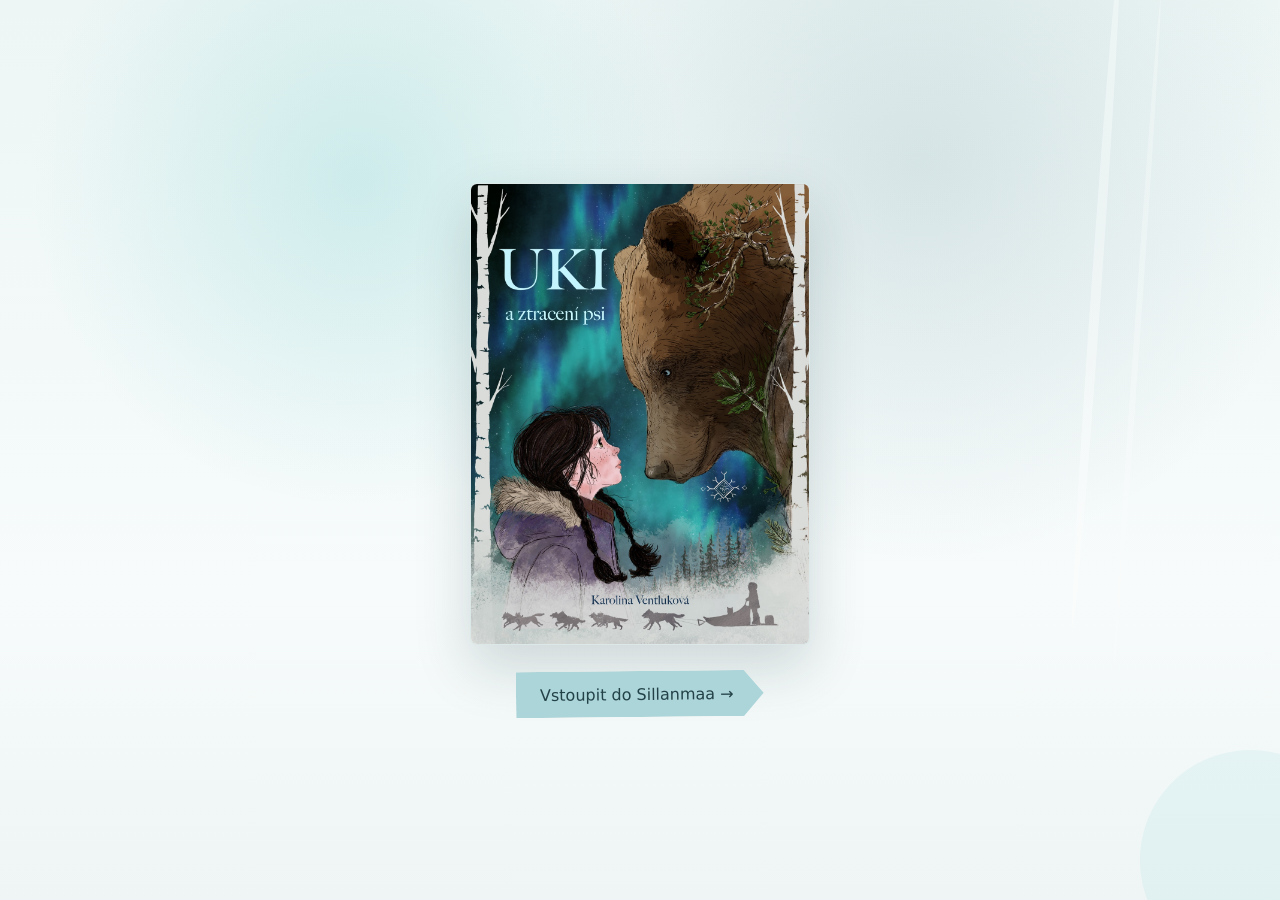
<file: index.html>
<!doctype html>
<html lang="cs">
<head>
  <meta charset="utf-8">
  <meta name="viewport" content="width=device-width,initial-scale=1">
  <title>UKI a ztracení psi</title>
  <link rel="stylesheet" href="style.css">
  <link rel="stylesheet" href="button-bookmarks.css?v=2">
</head>
<body>
<main class="screen cover-screen">
  <div class="enter-wrap fade-in">
    <div class="real-cover-wrap">
      <img class="real-cover" src="assets/uki-cover.jpeg" alt="Obálka knihy Uki a ztracení psi">
    </div>
    <a class="button enter-sillanmaa" href="vstup.html">Vstoupit do Sillanmaa →</a>
  </div>
</main>
</body>
</html>
</file>
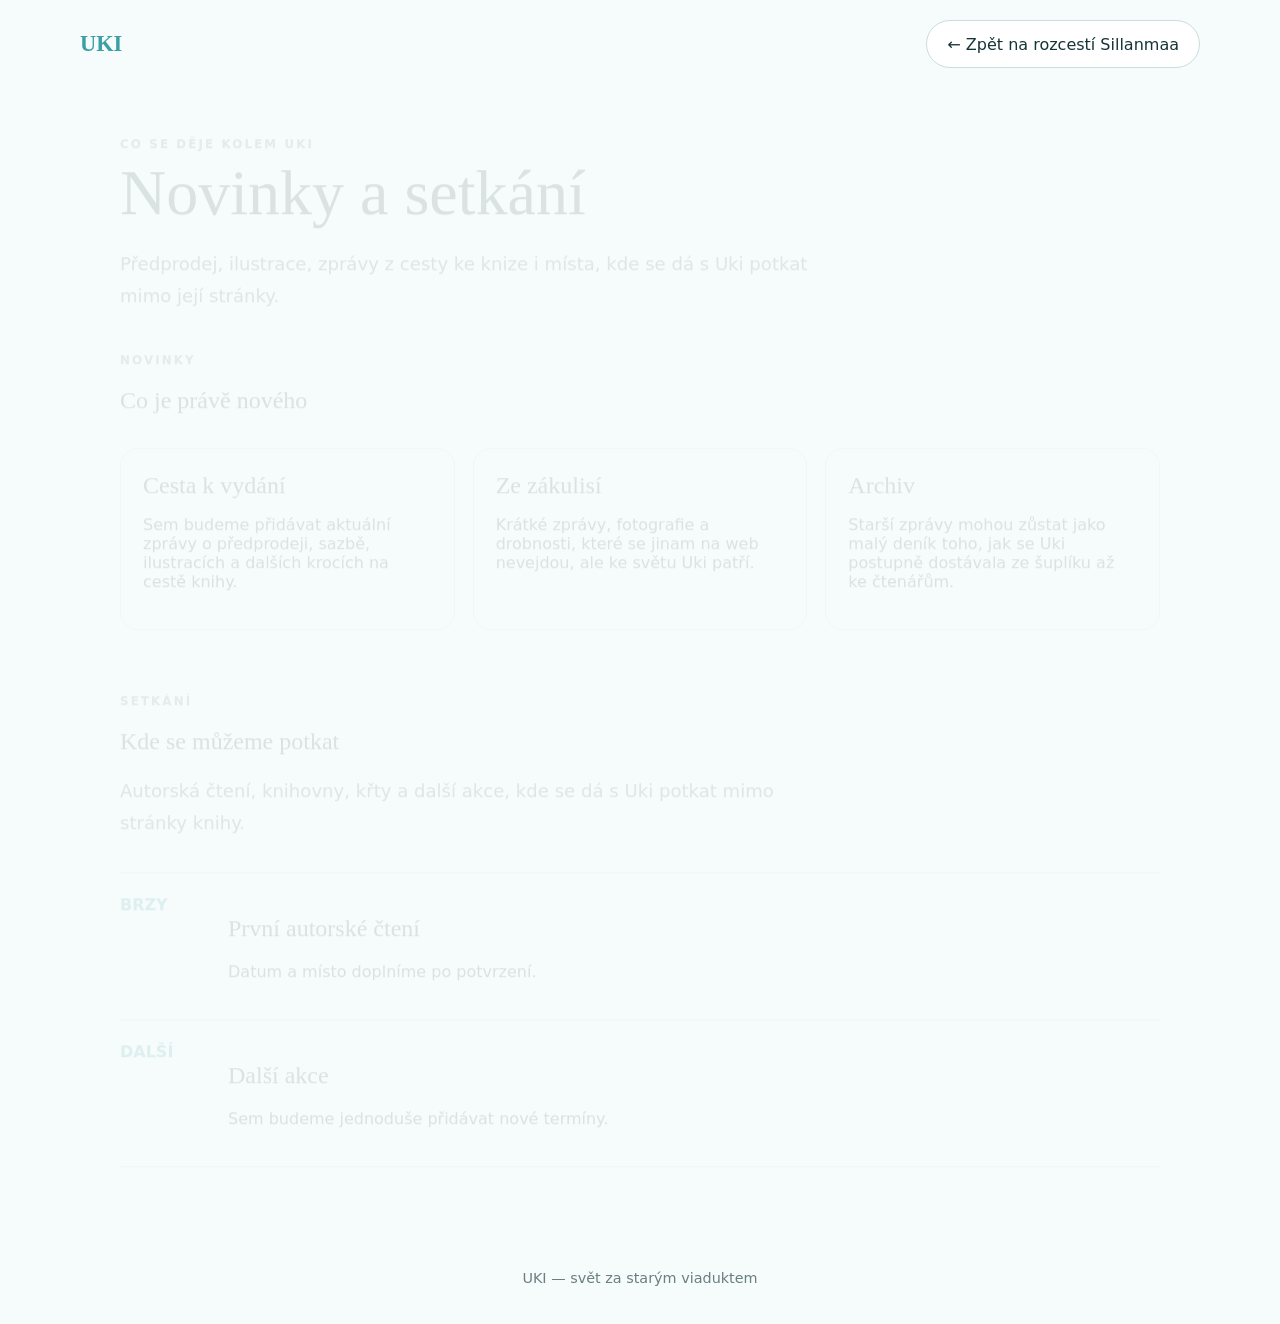
<file: akce.html>
<!doctype html>
<html lang="cs">
<head>
  <meta charset="utf-8">
  <meta name="viewport" content="width=device-width,initial-scale=1">
  <meta http-equiv="refresh" content="0; url=novinky.html#setkani">
  <title>UKI — Setkání</title>
  <link rel="canonical" href="novinky.html#setkani">
</head>
<body>
  <p>Setkání najdeš nově společně s novinkami. <a href="novinky.html#setkani">Pokračovat na Novinky a setkání →</a></p>
</body>
</html>
</file>
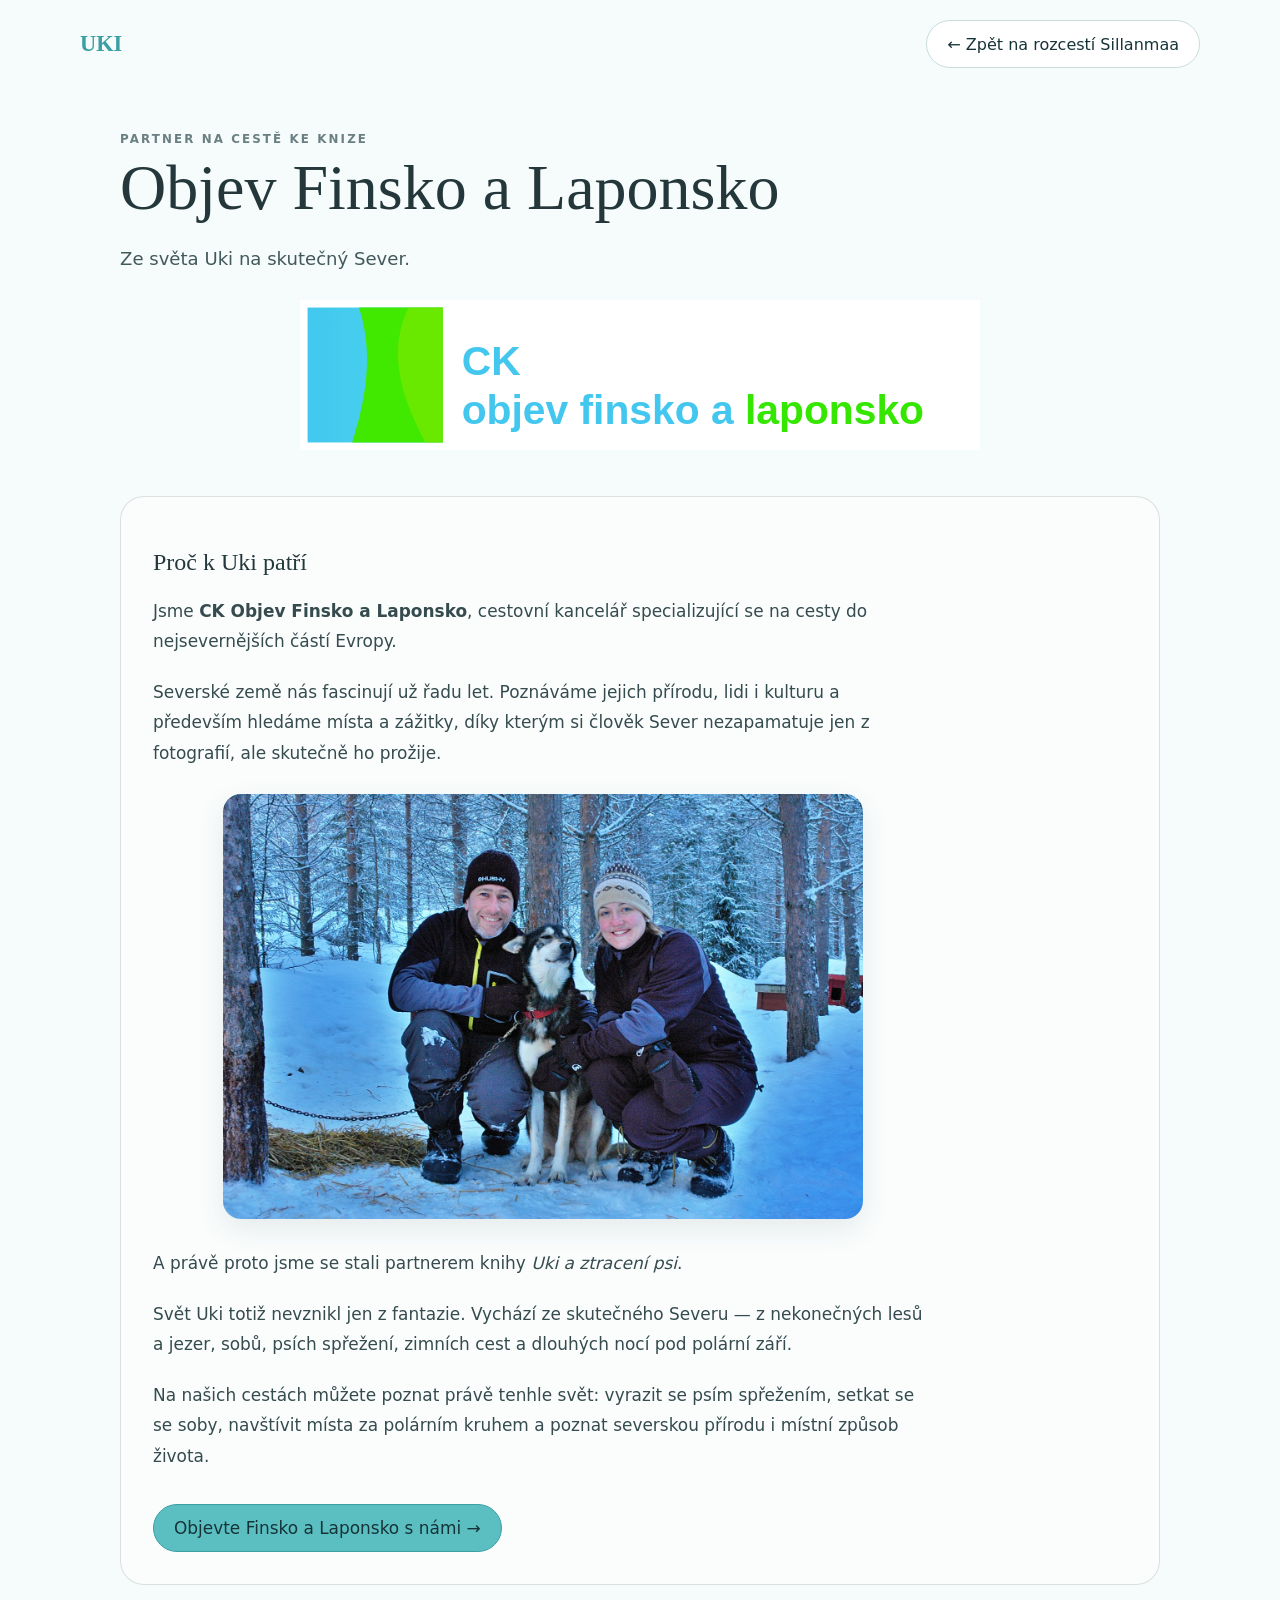
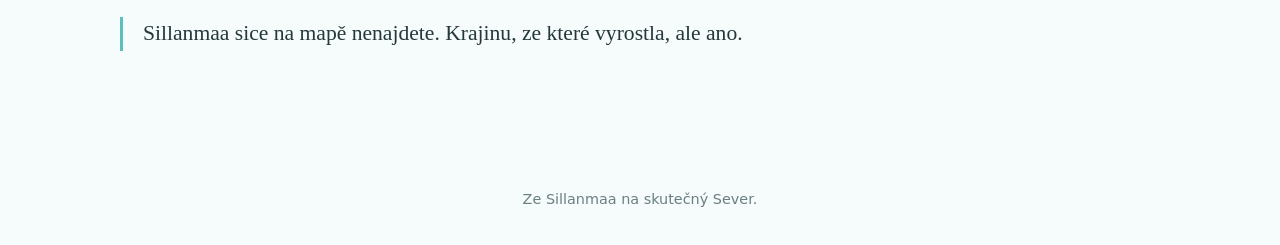
<file: cestovani.html>
<!doctype html>
<html lang="cs">
<head>
  <meta charset="utf-8">
  <meta name="viewport" content="width=device-width,initial-scale=1">
  <title>UKI — Objev Finsko a Laponsko</title>
  <link rel="stylesheet" href="style.css">
  <style>
    .partner-logo-wrap{text-align:center;margin:1.6rem 0 2rem}
    .partner-logo{width:min(100%,680px);height:auto;display:inline-block}
    .travel-copy{max-width:780px;font-size:1.06rem;line-height:1.8;color:#354b4e}
    .travel-copy p{margin:0 0 1.25rem}
    .partner-photo-wrap{max-width:640px;margin:1.6rem auto 1.8rem}
    .partner-photo{display:block;width:100%;height:auto;border-radius:18px;box-shadow:0 10px 28px rgba(32,67,73,.10)}
    .snow-layer{position:fixed;inset:0;pointer-events:none;overflow:hidden;z-index:9999}
    .snowflake{position:absolute;top:-20px;border-radius:50%;will-change:transform,opacity}
    .snowflake.cool{background:rgba(174,199,209,.88);box-shadow:0 0 3px rgba(55,85,95,.22)}
    .snowflake.white{background:rgba(255,255,255,.98);box-shadow:0 0 4px rgba(110,140,150,.18)}
    @media(max-width:640px){.partner-logo{width:100%;max-width:680px}.partner-photo-wrap{max-width:100%}.partner-photo{border-radius:16px}}
  </style>
</head>
<body>
<div class="snow-layer" aria-hidden="true"></div>
<div class="page">
  <header class="topbar">
    <a class="brand" href="index.html">UKI</a>
    <a class="button secondary" href="sillanmaa.html">← Zpět na rozcestí Sillanmaa</a>
  </header>

  <main class="content fade-in travel-page">
    <div class="kicker">Partner na cestě ke knize</div>
    <h1>Objev Finsko a Laponsko</h1>
    <p class="lead">Ze světa Uki na skutečný Sever.</p>

    <div class="partner-logo-wrap">
      <img class="partner-logo" src="assets/ck-objev-finsko-laponsko-horizontal.svg?v=5" alt="CK Objev Finsko a Laponsko">
    </div>

    <section class="sample-box">
      <h2>Proč k Uki patří</h2>
      <div class="travel-copy">
        <p>Jsme <strong>CK Objev Finsko a Laponsko</strong>, cestovní kancelář specializující se na cesty do nejsevernějších částí Evropy.</p>

        <p>Severské země nás fascinují už řadu let. Poznáváme jejich přírodu, lidi i kulturu a především hledáme místa a zážitky, díky kterým si člověk Sever nezapamatuje jen z fotografií, ale skutečně ho prožije.</p>

        <div class="partner-photo-wrap">
          <img class="partner-photo" src="assets/ck-objev-finsko-foto-hq.jpeg?v=1" alt="CK Objev Finsko a Laponsko se psem v zasněženém lese">
        </div>

        <p>A právě proto jsme se stali partnerem knihy <em>Uki a ztracení psi</em>.</p>

        <p>Svět Uki totiž nevznikl jen z fantazie. Vychází ze skutečného Severu — z nekonečných lesů a jezer, sobů, psích spřežení, zimních cest a dlouhých nocí pod polární září.</p>

        <p>Na našich cestách můžete poznat právě tenhle svět: vyrazit se psím spřežením, setkat se se soby, navštívit místa za polárním kruhem a poznat severskou přírodu i místní způsob života.</p>

        <a class="button" href="https://finskolaponsko.cz/" target="_blank" rel="noopener">Objevte Finsko a Laponsko s námi →</a>
      </div>
    </section>

    <div class="quote">Sillanmaa sice na mapě nenajdete. Krajinu, ze které vyrostla, ale ano.</div>
  </main>

  <footer class="footer">Ze Sillanmaa na skutečný Sever.</footer>
</div>
<script>
(function(){
  const layer=document.querySelector('.snow-layer');
  if(!layer)return;
  const isMobile=()=>window.matchMedia('(max-width:640px)').matches;
  function makeFlake(){
    const f=document.createElement('span');
    const white=Math.random()<0.38;
    f.className='snowflake '+(white?'white':'cool');
    const size=Math.random()*4.5+2.5;
    const x0=Math.random()*window.innerWidth;
    const duration=Math.random()*3500+7000;
    const delay=Math.random()*1000;
    const sway=Math.random()*28+12;
    const phase=Math.random()*Math.PI*2;
    const freq=Math.random()*1.25+1.1;
    const drift=(Math.random()-.5)*70;
    const opacity=white ? (Math.random()*.18+.72) : (Math.random()*.22+.48);
    f.style.width=size+'px';
    f.style.height=size+'px';
    f.style.left='0';
    f.style.opacity='0';
    layer.appendChild(f);
    const start=performance.now()+delay;
    function frame(now){
      if(now<start){requestAnimationFrame(frame);return;}
      const t=(now-start)/duration;
      if(t>=1){f.remove();return;}
      const y=-22+t*(window.innerHeight+50);
      const wave=Math.sin(t*Math.PI*2*freq+phase)*sway;
      const x=x0+wave+drift*t;
      const fadeIn=Math.min(1,t/0.1);
      const fadeOut=Math.min(1,(1-t)/0.14);
      f.style.opacity=(opacity*Math.min(fadeIn,fadeOut)).toFixed(3);
      f.style.transform=`translate3d(${x}px,${y}px,0) rotate(${wave*0.35}deg)`;
      requestAnimationFrame(frame);
    }
    requestAnimationFrame(frame);
  }
  function snowBurst(){
    const count=isMobile()?14:28;
    for(let i=0;i<count;i++)makeFlake();
  }
  function schedule(){
    setTimeout(()=>{snowBurst();schedule();},15000+Math.random()*5000);
  }
  setTimeout(snowBurst,3000);
  schedule();
})();
</script>
</body>
</html>
</file>
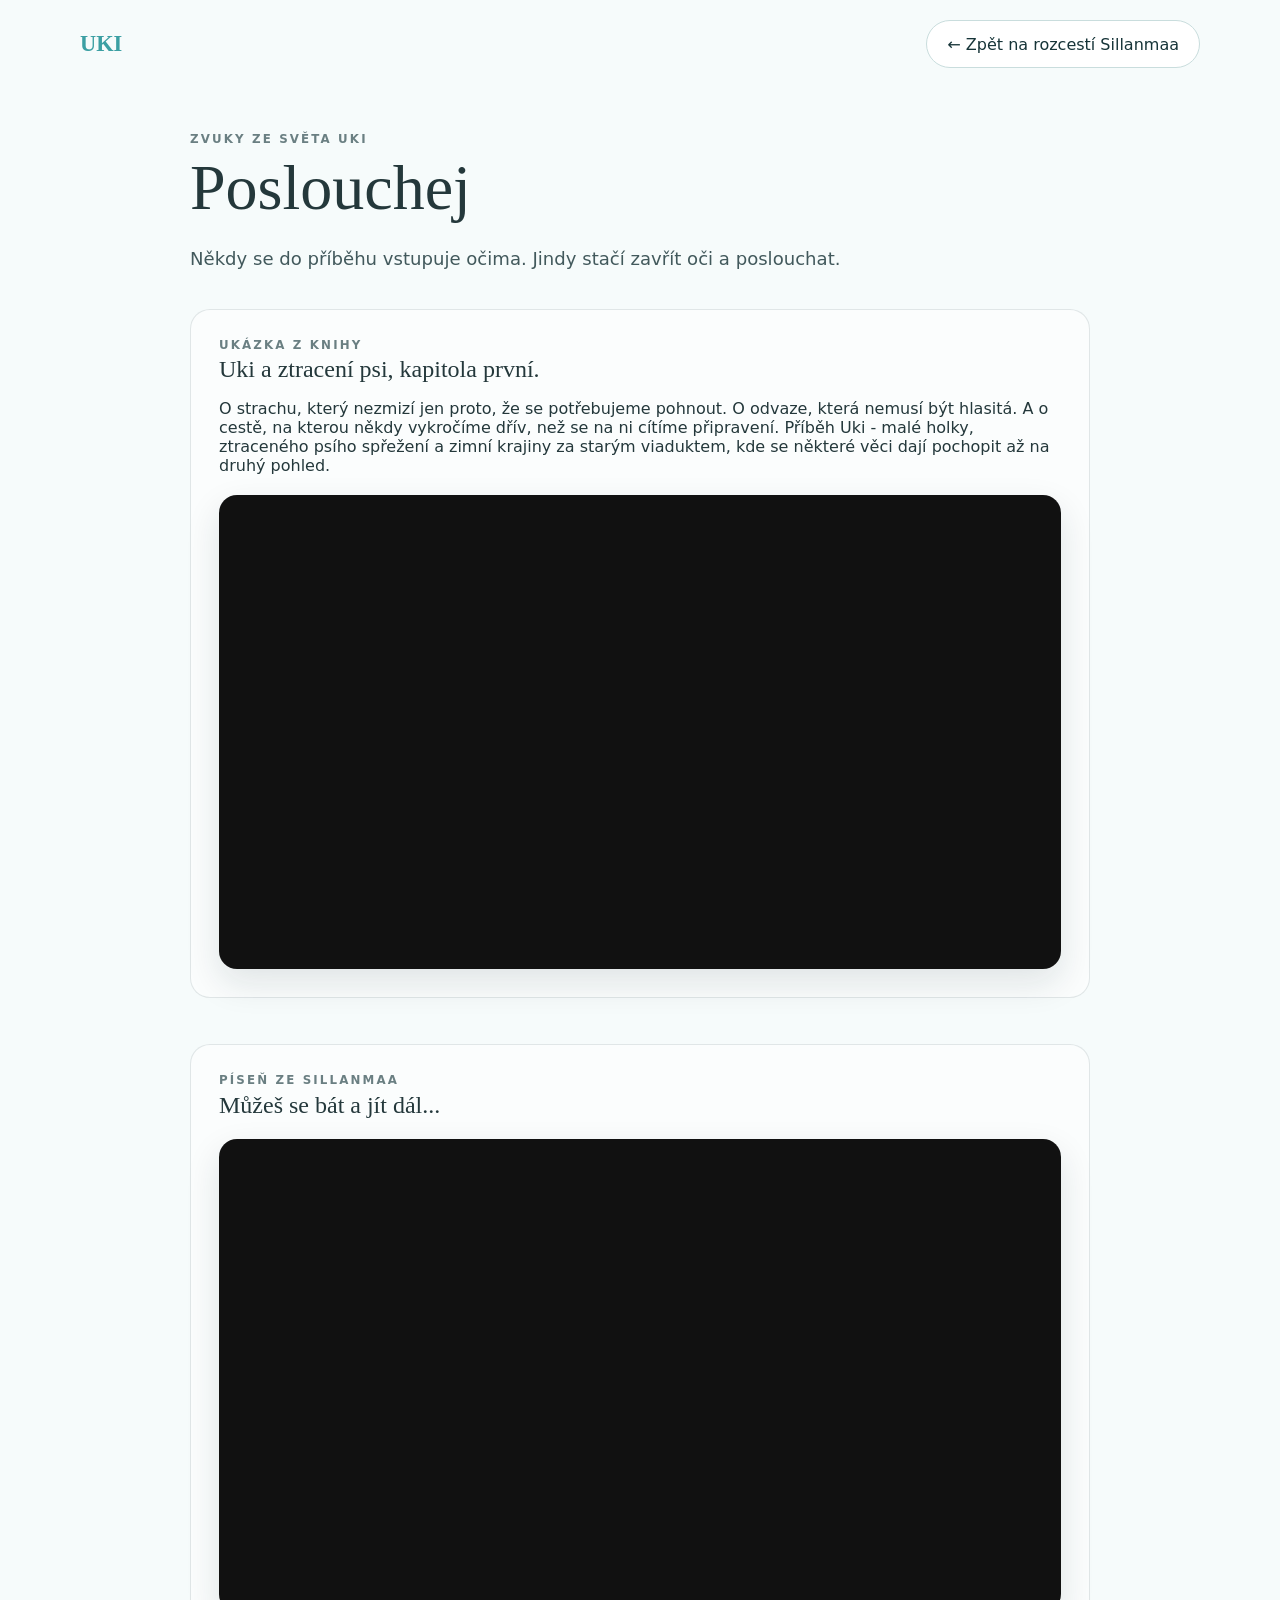
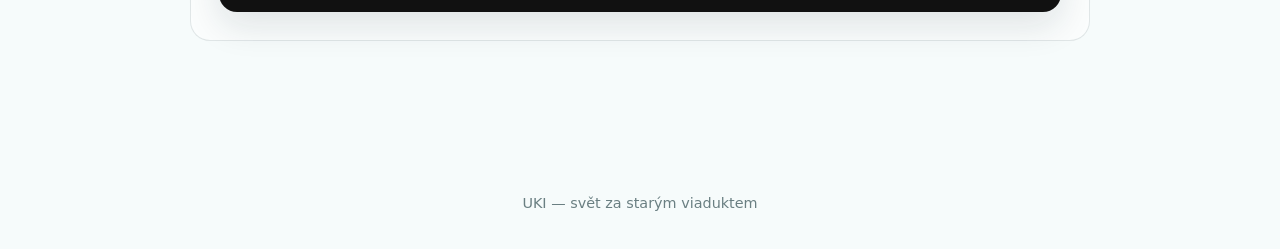
<file: hudba.html>
<!doctype html>
<html lang="cs">
<head>
  <meta charset="utf-8">
  <meta name="viewport" content="width=device-width,initial-scale=1">
  <title>UKI — Poslouchej</title>
  <link rel="stylesheet" href="style.css">
</head>
<body>
<div class="page">
  <header class="topbar">
    <a class="brand" href="index.html">UKI</a>
    <a class="button secondary" href="sillanmaa.html">← Zpět na rozcestí Sillanmaa</a>
  </header>
  <main class="content fade-in listen-page">
    <div class="kicker">Zvuky ze světa Uki</div>
    <h1>Poslouchej</h1>
    <p class="lead" data-cms="hudba_uvod">Někdy se do příběhu vstupuje očima. Jindy stačí zavřít oči a poslouchat.</p>

    <section class="listen-section">
      <div class="kicker">Ukázka z knihy</div>
      <h2 data-cms="audio_nazev">Ukázka z knihy Uki a ztracení psi</h2>
      <p data-cms="audio_popisek">Poslechni si krátkou čtenou ukázku z knihy.</p>
      <div class="youtube-wrap" data-cms-audio-youtube-wrap hidden>
        <iframe data-cms="audio_youtube_url" title="Čtená ukázka z knihy Uki na YouTube" loading="lazy" allow="accelerometer; autoplay; clipboard-write; encrypted-media; gyroscope; picture-in-picture; web-share" allowfullscreen></iframe>
      </div>
      <div class="cms-audio" data-cms-audio-wrap hidden>
        <audio data-cms="audio_ukazka" controls preload="metadata"></audio>
      </div>
      <p class="muted" data-cms-empty="audio_ukazka">Čtená ukázka se právě připravuje.</p>
    </section>

    <section class="listen-section">
      <div class="kicker">Píseň ze Sillanmaa</div>
      <h2 data-cms="youtube_nazev">Píseň ze světa Uki</h2>
      <div class="youtube-wrap" data-cms-youtube-wrap hidden>
        <iframe data-cms="youtube_url" title="Píseň ze světa Uki na YouTube" loading="lazy" allow="accelerometer; autoplay; clipboard-write; encrypted-media; gyroscope; picture-in-picture; web-share" allowfullscreen></iframe>
      </div>
      <p class="muted" data-cms-empty="youtube_url">Píseň sem přibude, jakmile bude připravená k poslechu.</p>
    </section>
  </main>
  <footer class="footer">UKI — svět za starým viaduktem</footer>
</div>
<script src="js/content.js"></script>
<script src="script.js"></script>
</body>
</html>
</file>
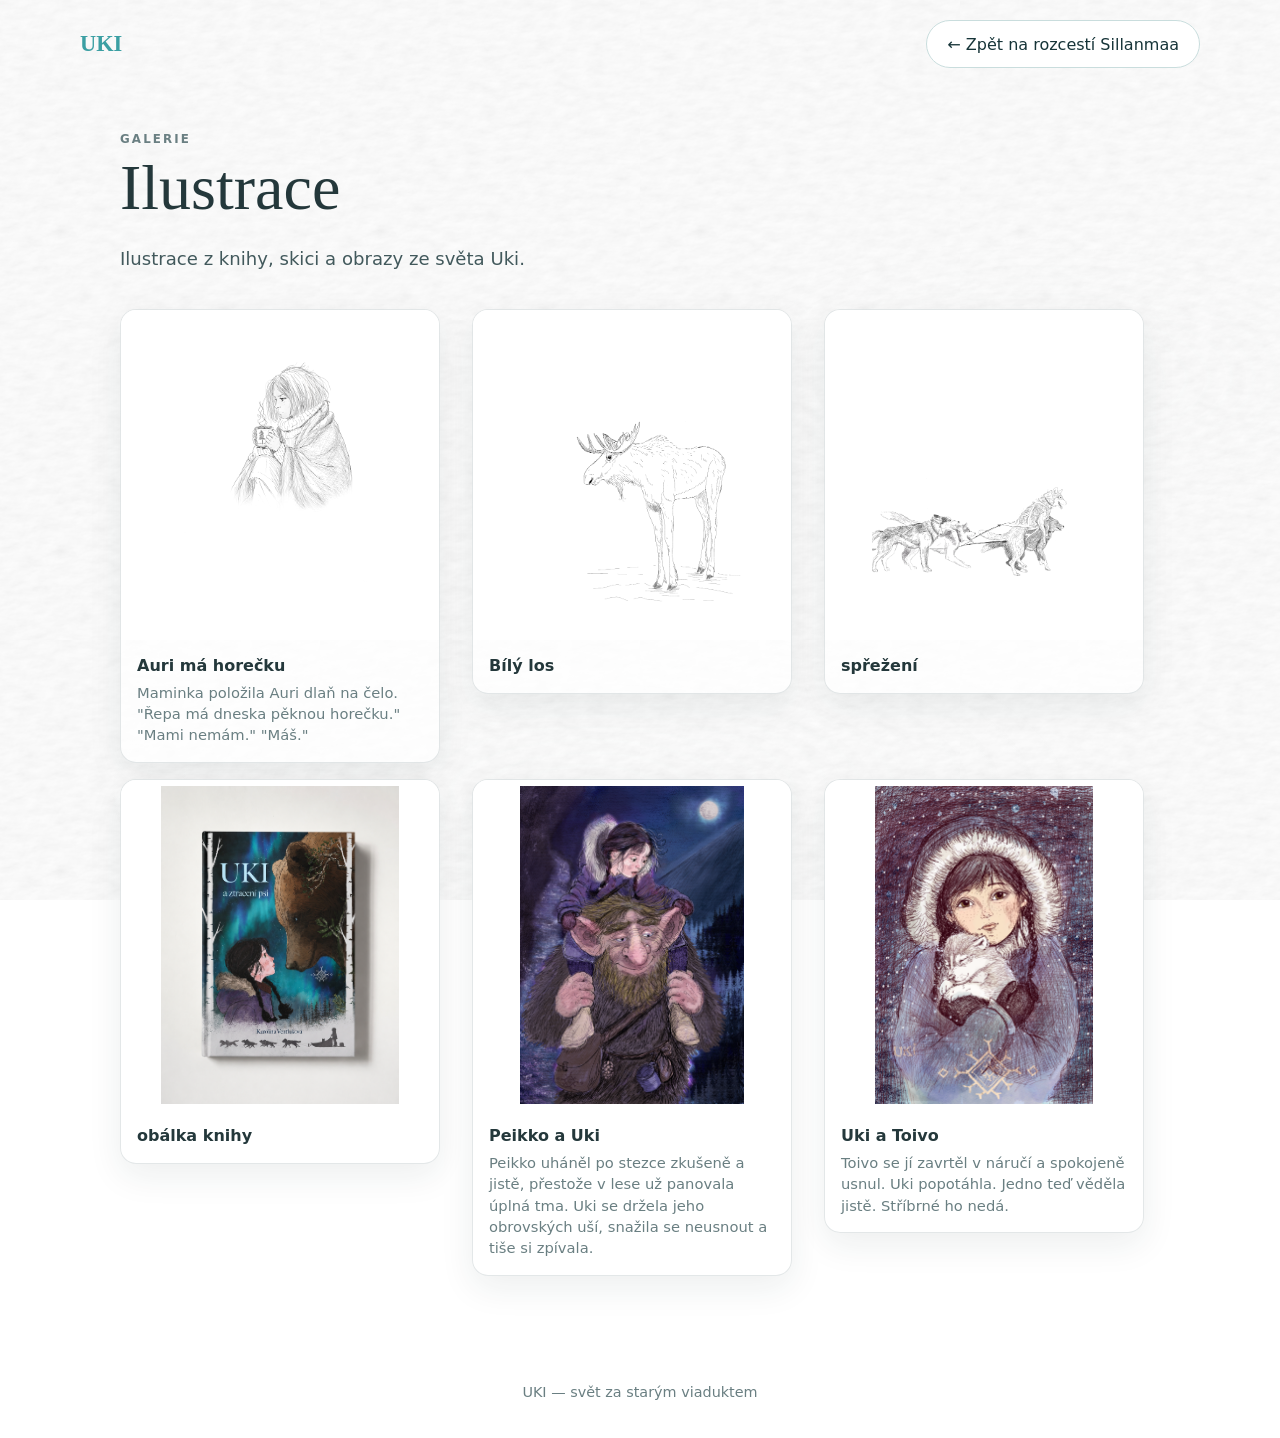
<file: ilustrace.html>
<!doctype html>
<html lang="cs">
<head>
  <meta charset="utf-8">
  <meta name="viewport" content="width=device-width,initial-scale=1">
  <title>UKI — Ilustrace</title>
  <link rel="stylesheet" href="style.css">
  <link rel="stylesheet" href="watercolor-paper.css?v=2">
</head>
<body class="illustrations-paper">
<div class="page">
  <header class="topbar">
    <a class="brand" href="index.html">UKI</a>
    <a class="button secondary" href="sillanmaa.html">← Zpět na rozcestí Sillanmaa</a>
  </header>
  <main class="content fade-in">
    <div class="kicker">Galerie</div>
    <h1>Ilustrace</h1>
    <p class="lead" data-cms="ilustrace_uvod">Ilustrace z knihy, skici a obrazy ze světa Uki.</p>

    <div class="gallery cms-gallery" data-cms-gallery></div>
    <p class="muted gallery-empty" data-cms-empty="ilustrace">Galerie se právě chystá. První ilustrace sem brzy přibudou.</p>
  </main>
  <footer class="footer">UKI — svět za starým viaduktem</footer>
</div>
<script src="js/content.js"></script>
<script src="script.js"></script>
</body>
</html>
</file>
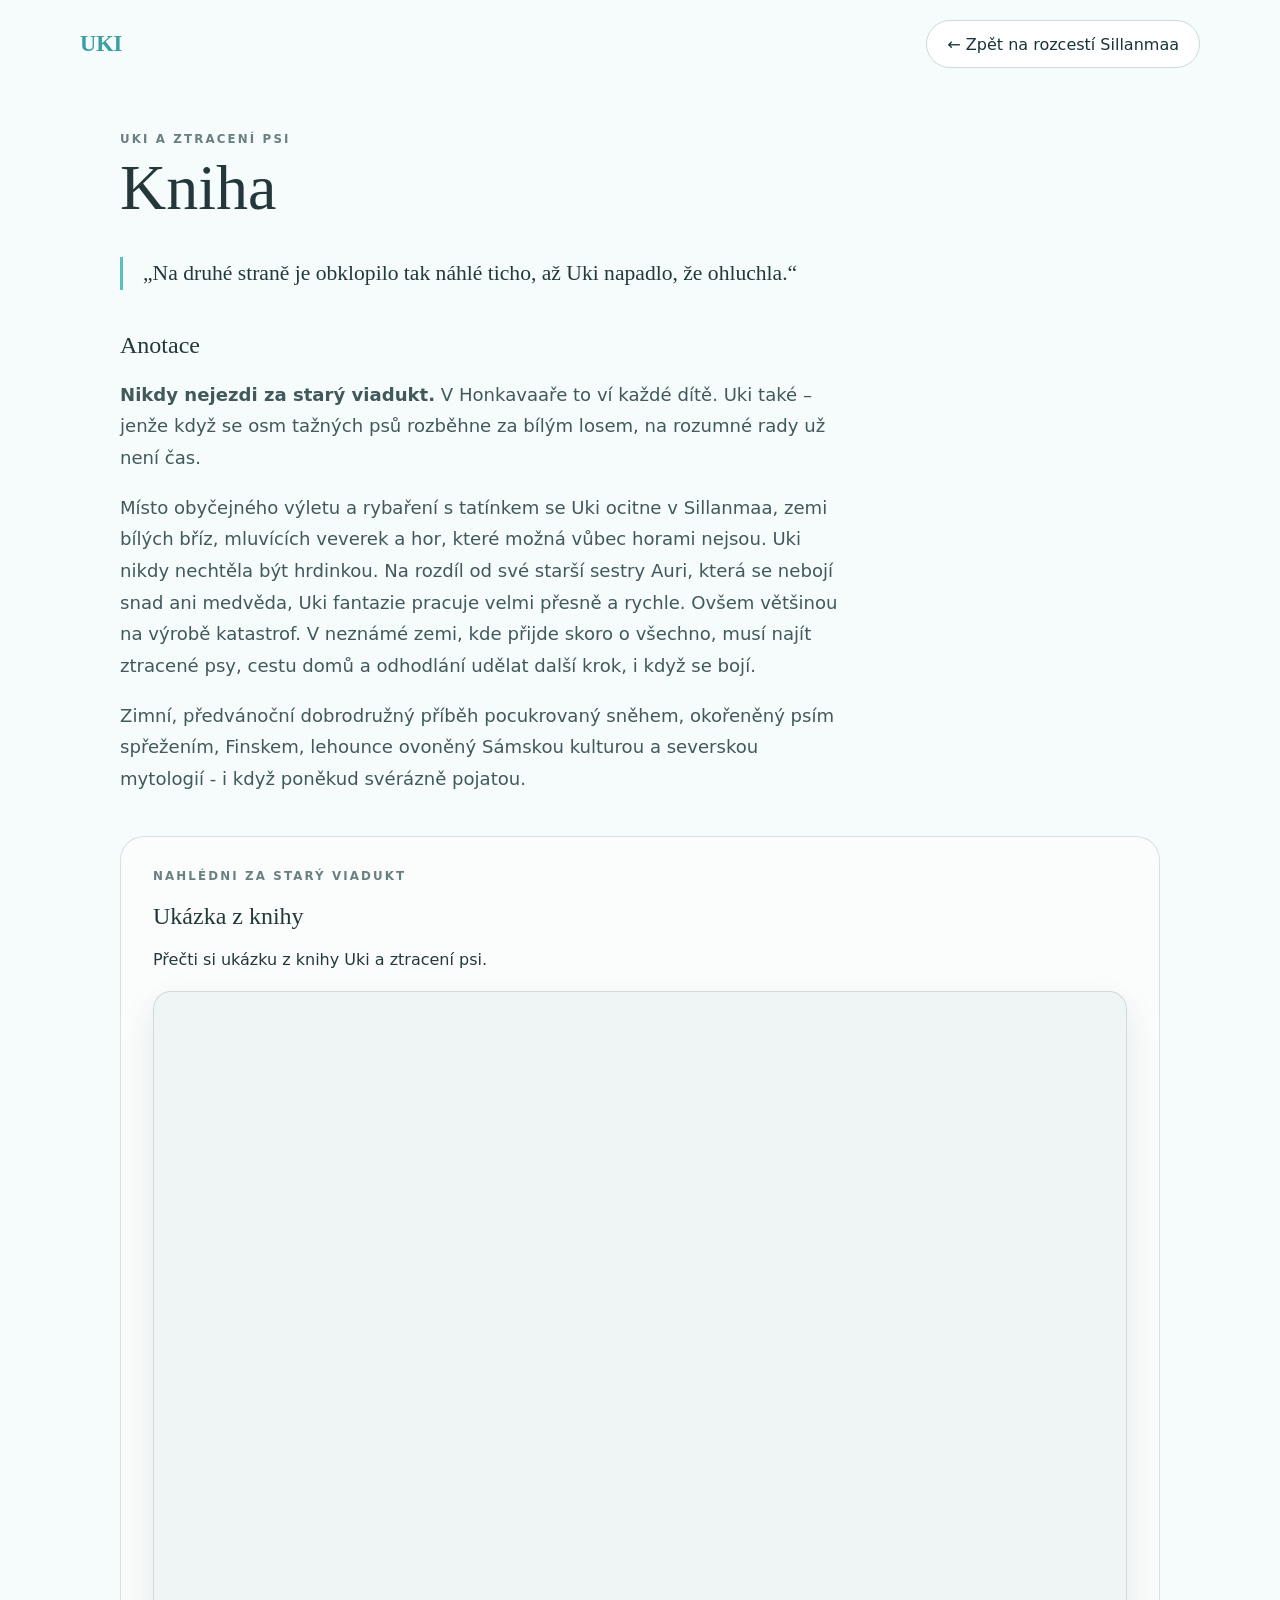
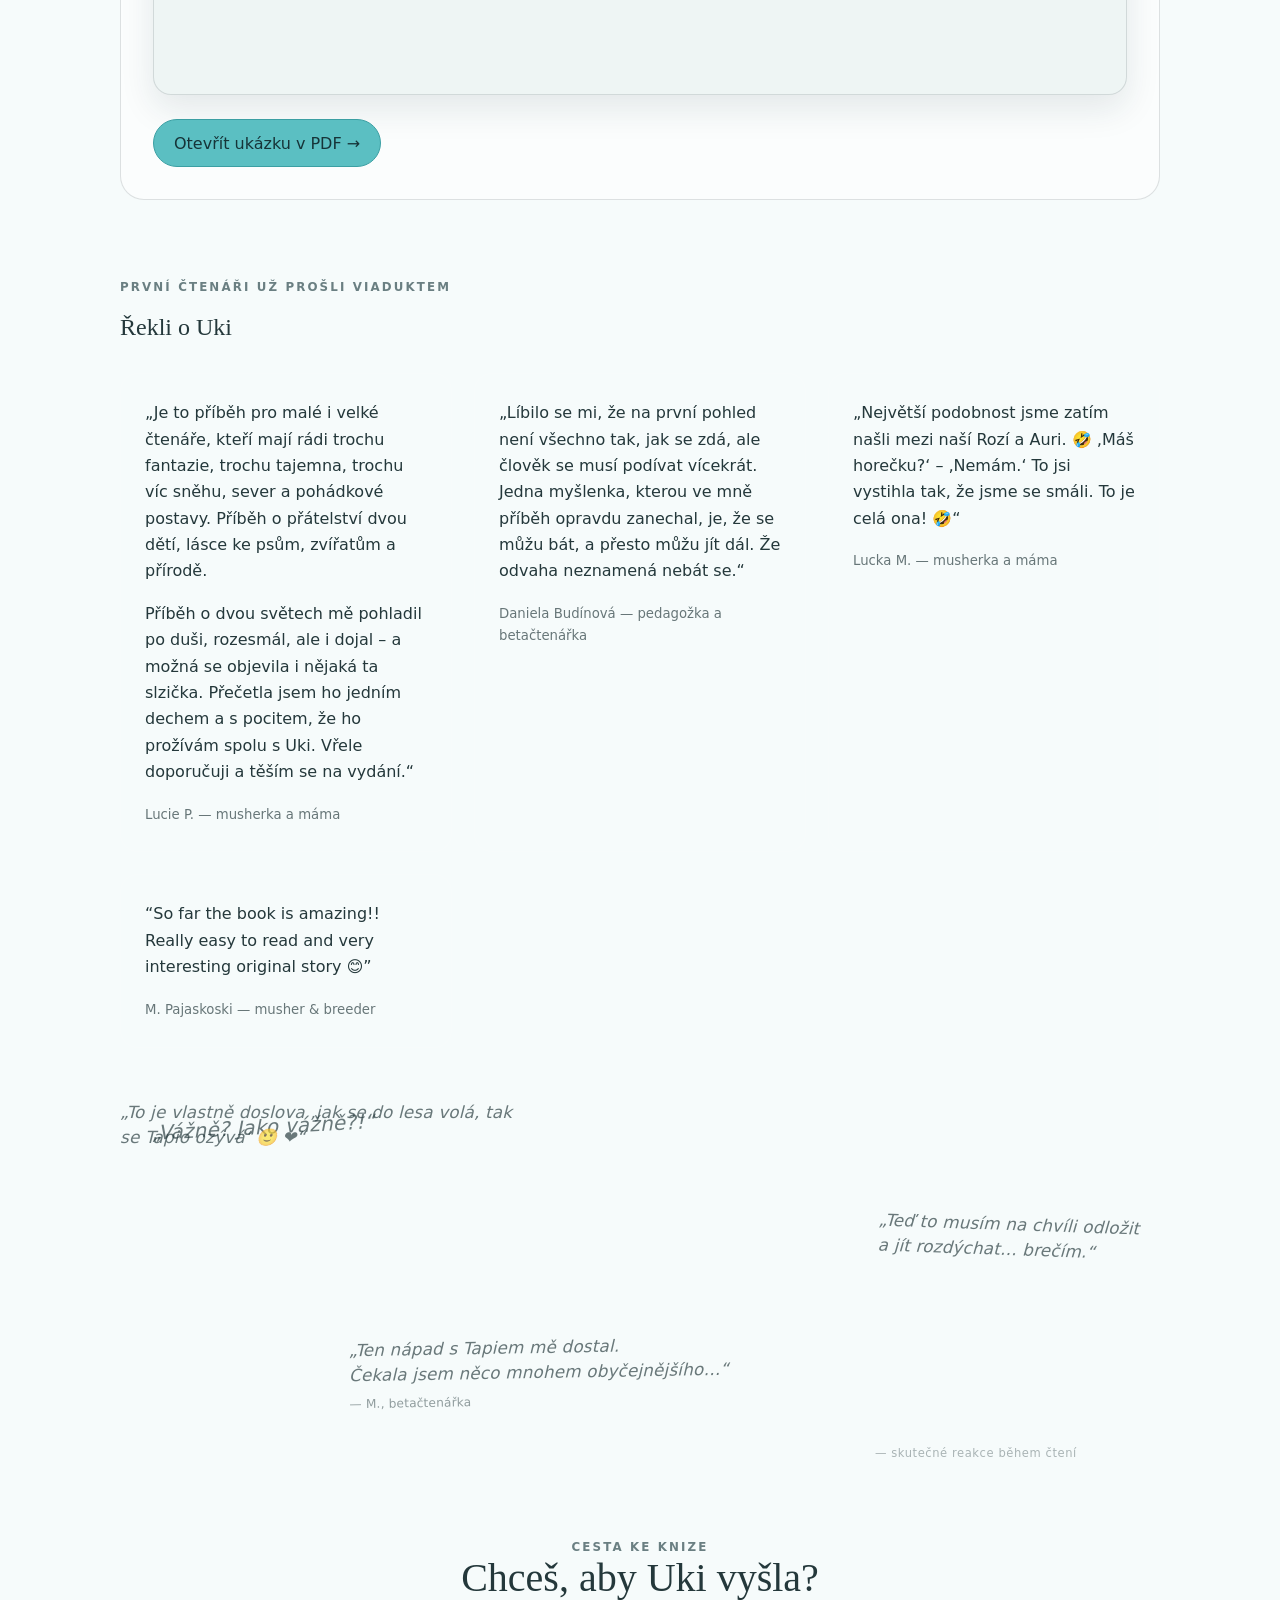
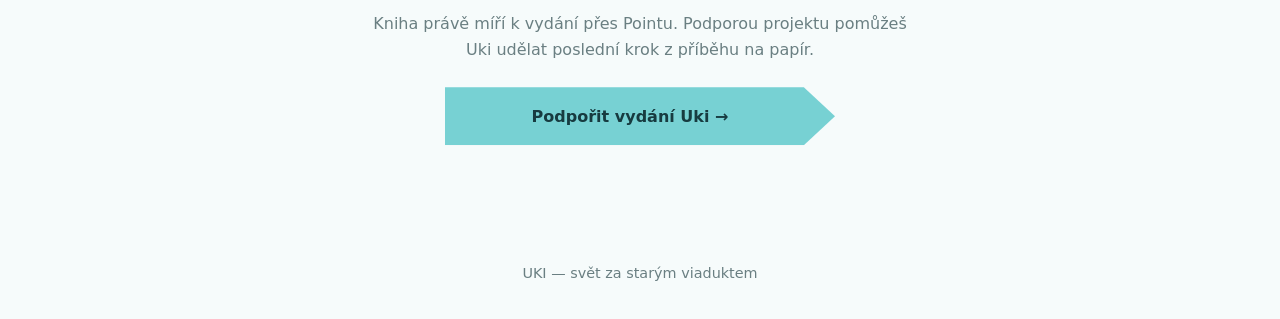
<file: kniha.html>
<!doctype html>
<html lang="cs">
<head>
  <meta charset="utf-8">
  <meta name="viewport" content="width=device-width,initial-scale=1">
  <title>UKI — Kniha</title>
  <link rel="stylesheet" href="style.css">
  <link rel="stylesheet" href="reviews.css">
  <link rel="stylesheet" href="book-support.css?v=1">
  <link rel="stylesheet" href="flipbook.css?v=1">
</head>
<body>
<div class="page">
  <header class="topbar">
    <a class="brand" href="index.html">UKI</a>
    <a class="button secondary" href="sillanmaa.html">← Zpět na rozcestí Sillanmaa</a>
  </header>

  <main class="content fade-in">
    <div class="kicker">UKI A ZTRACENÍ PSI</div>
    <h1>Kniha</h1>

    <div class="quote">„Na druhé straně je obklopilo tak náhlé ticho, až Uki napadlo, že ohluchla.“</div>

    <section class="book-section">
      <h2>Anotace</h2>
      <div class="lead cms-prose" data-cms="anotace">
        <p>Načítám anotaci…</p>
      </div>
    </section>

    <section class="book-section sample-box">
      <div class="kicker">Nahlédni za starý viadukt</div>
      <h2>Ukázka z knihy</h2>
      <p data-cms="ukazka_popisek">Přečti si ukázku z knihy Uki a ztracení psi.</p>
      <div class="uki-flipbook">
        <iframe allowfullscreen="allowfullscreen" allow="autoplay; fullscreen; clipboard-write" scrolling="no" class="fp-iframe" src="https://heyzine.com/flip-book/841405689d.html" title="Ukázka z knihy Uki a ztracení psi"></iframe>
      </div>
      <a class="button" data-cms="ukazka_pdf" href="#" target="_blank" rel="noopener" hidden>Otevřít ukázku v PDF →</a>
      <p class="muted" data-cms-empty="ukazka_pdf">PDF ukázka bude doplněna.</p>
    </section>

    <section class="book-section reader-reviews">
      <div class="kicker">První čtenáři už prošli viaduktem</div>
      <h2>Řekli o Uki</h2>

      <div class="reviews-grid">
        <blockquote class="review-card">
          <p>„Je to příběh pro malé i velké čtenáře, kteří mají rádi trochu fantazie, trochu tajemna, trochu víc sněhu, sever a pohádkové postavy. Příběh o přátelství dvou dětí, lásce ke psům, zvířatům a přírodě.</p>
          <p>Příběh o dvou světech mě pohladil po duši, rozesmál, ale i dojal – a možná se objevila i nějaká ta slzička. Přečetla jsem ho jedním dechem a s pocitem, že ho prožívám spolu s Uki. Vřele doporučuji a těším se na vydání.“</p>
          <footer>Lucie P. — musherka a máma</footer>
        </blockquote>

        <blockquote class="review-card">
          <p>„Líbilo se mi, že na první pohled není všechno tak, jak se zdá, ale člověk se musí podívat vícekrát. Jedna myšlenka, kterou ve mně příběh opravdu zanechal, je, že se můžu bát, a přesto můžu jít dál. Že odvaha neznamená nebát se.“</p>
          <footer>Daniela Budínová — pedagožka a betačtenářka</footer>
        </blockquote>

        <blockquote class="review-card">
          <p>„Největší podobnost jsme zatím našli mezi naší Rozí a Auri. 🤣 ‚Máš horečku?‘ – ‚Nemám.‘ To jsi vystihla tak, že jsme se smáli. To je celá ona! 🤣“</p>
          <footer>Lucka M. — musherka a máma</footer>
        </blockquote>

        <blockquote class="review-card">
          <p>“So far the book is amazing!! Really easy to read and very interesting original story 😊”</p>
          <footer>M. Pajaskoski — musher &amp; breeder</footer>
        </blockquote>
      </div>
    </section>

    <div class="reader-whispers" aria-label="Skutečné reakce betačtenářů během čtení">
      <div class="reader-whisper whisper-left">„Vážně? Jako vážně?!“</div>
      <div class="reader-whisper whisper-right">„Teď to musím na chvíli odložit<br>a jít rozdýchat… brečím.“</div>
      <div class="reader-whisper whisper-tapio">„Ten nápad s Tapiem mě dostal.<br>Čekala jsem něco mnohem obyčejnějšího…“<span>— M., betačtenářka</span></div>
      <div class="reader-whisper">„To je vlastně doslova ‚jak se do lesa volá, tak se Tapio ozývá‘ 🙂 ❤“</div>
      <div class="whisper-note">— skutečné reakce během čtení</div>
    </div>

    <section class="book-support" aria-labelledby="book-support-title">
      <div class="kicker">Cesta ke knize</div>
      <h2 id="book-support-title">Chceš, aby Uki vyšla?</h2>
      <p>Kniha právě míří k vydání přes Pointu. Podporou projektu pomůžeš Uki udělat poslední krok z příběhu na papír.</p>
      <a class="support-bookmark" href="https://pointa.cz/project/83184e61-9176-11f1-836a-26bf32ee7fad" target="_blank" rel="noopener">Podpořit vydání Uki →</a>
    </section>
  </main>

  <footer class="footer">UKI — svět za starým viaduktem</footer>
</div>

<script src="js/content.js"></script>
<script src="script.js"></script>
</body>
</html>
</file>
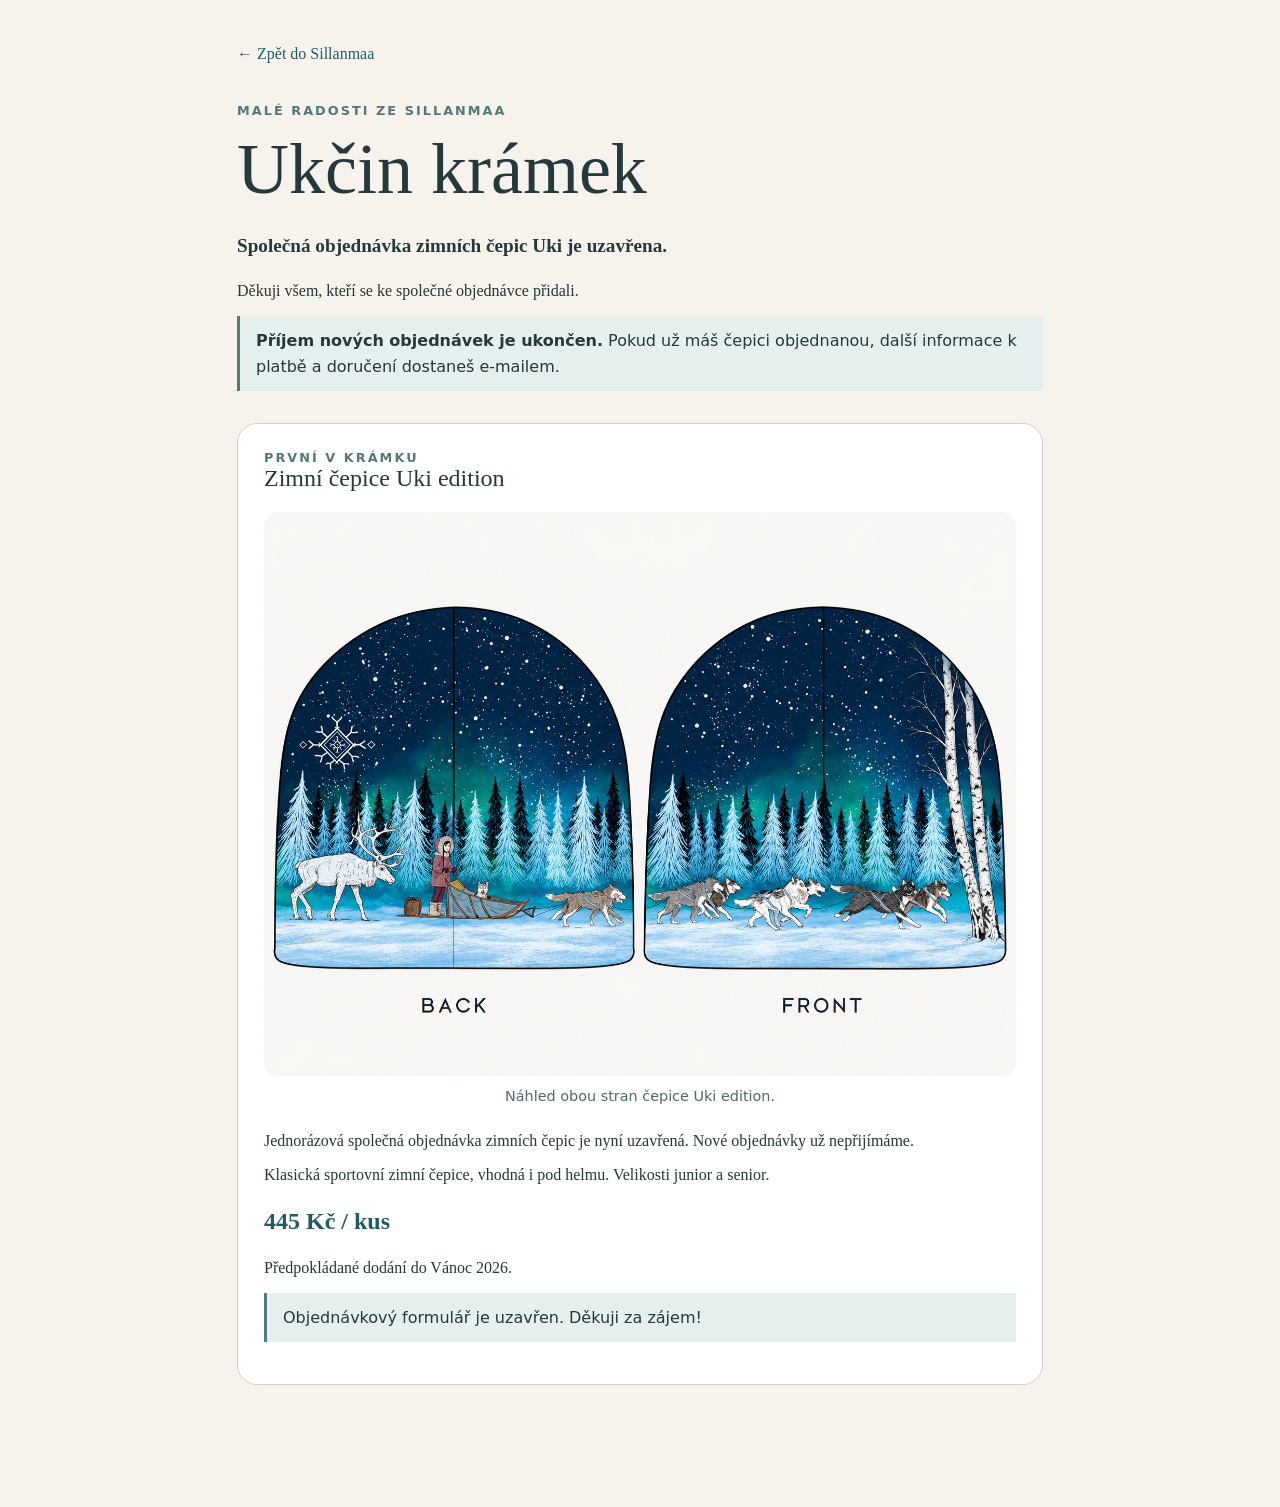
<file: kramek.html>
<!doctype html>
<html lang="cs"><head><meta charset="utf-8"><meta name="viewport" content="width=device-width,initial-scale=1"><meta name="theme-color" content="#f5f3eb"><title>Ukčin krámek — Uki a ztracení psi</title><link rel="stylesheet" href="style.css?v=7"><style>
body{background:#f5f3eb;color:#25383a;margin:0;font-family:Georgia,serif}.shop{max-width:850px;margin:0 auto;padding:45px 22px 90px}.shop a{color:#235d66}.shop h1{font-size:clamp(2.4rem,7vw,4.5rem);margin:10px 0}.eyebrow{letter-spacing:.16em;text-transform:uppercase;color:#54777a;font:700 .8rem system-ui}.intro{font-size:1.2rem;line-height:1.7}.product{border:1px solid #c5d2cc;border-radius:20px;background:#ffffff;padding:26px;margin:32px 0}.product h2{margin-top:0}.price{font-size:1.5rem;font-weight:bold;color:#225b65}.order{display:grid;gap:18px}.sizes{display:grid;grid-template-columns:1fr 1fr;gap:14px}.field{display:grid;gap:7px}.field label,.order legend{font:600 .95rem system-ui}.field input,.field textarea{font:1rem system-ui;padding:12px;border-radius:8px;border:1px solid #9bb3b6;background:#f9fbfa;color:#152c32;width:100%;box-sizing:border-box}.field input[type=number]{max-width:140px}.check{display:flex;gap:10px;align-items:flex-start;font: .95rem/1.5 system-ui}.check input{margin-top:5px}.summary{font:700 1.15rem system-ui}.note{font: .9rem/1.6 system-ui;color:#475c60}.disabled{border:0;border-radius:9px;padding:15px 24px;background:#78999a;color:#10232a;font-weight:800;cursor:not-allowed}.status{border-left:3px solid #507e80;padding:12px 16px;background:#e5efed;font:1rem/1.6 system-ui}@media(max-width:550px){.sizes{grid-template-columns:1fr}}
</style></head><body><main class="shop"><a href="sillanmaa.html">← Zpět do Sillanmaa</a><div class="eyebrow" style="margin-top:40px">Malé radosti ze Sillanmaa</div><h1>Ukčin krámek</h1><p class="intro"><strong>Společná objednávka zimních čepic Uki je uzavřena.</strong></p><p>Děkuji všem, kteří se ke společné objednávce přidali.</p><div class="status"><strong>Příjem nových objednávek je ukončen.</strong> Pokud už máš čepici objednanou, další informace k platbě a doručení dostaneš e-mailem.</div><section class="product"><div class="eyebrow">První v krámku</div><h2>Zimní čepice Uki edition</h2><figure style="margin:18px 0 24px"><img src="media/illustrations/3A51AB65-39C3-40B0-9140-554B783883FE.png" alt="Náhled motivu čepice Uki edition: přední strana se psy a břízami, zadní se sobem a saněmi" loading="lazy" style="display:block;width:100%;height:auto;border-radius:14px;background:#f5f3eb"><figcaption style="text-align:center;font:0.9rem/1.5 system-ui;color:#50676b;margin-top:10px">Náhled obou stran čepice Uki edition.</figcaption></figure><p>Jednorázová společná objednávka zimních čepic je nyní uzavřená. Nové objednávky už nepřijímáme.</p><p>Klasická sportovní zimní čepice, vhodná i pod helmu. Velikosti junior a senior.</p><p class="price">445 Kč / kus</p><p>Předpokládané dodání do Vánoc 2026.</p><p class="status">Objednávkový formulář je uzavřen. Děkuji za zájem!</p></section></main></body></html>
</file>
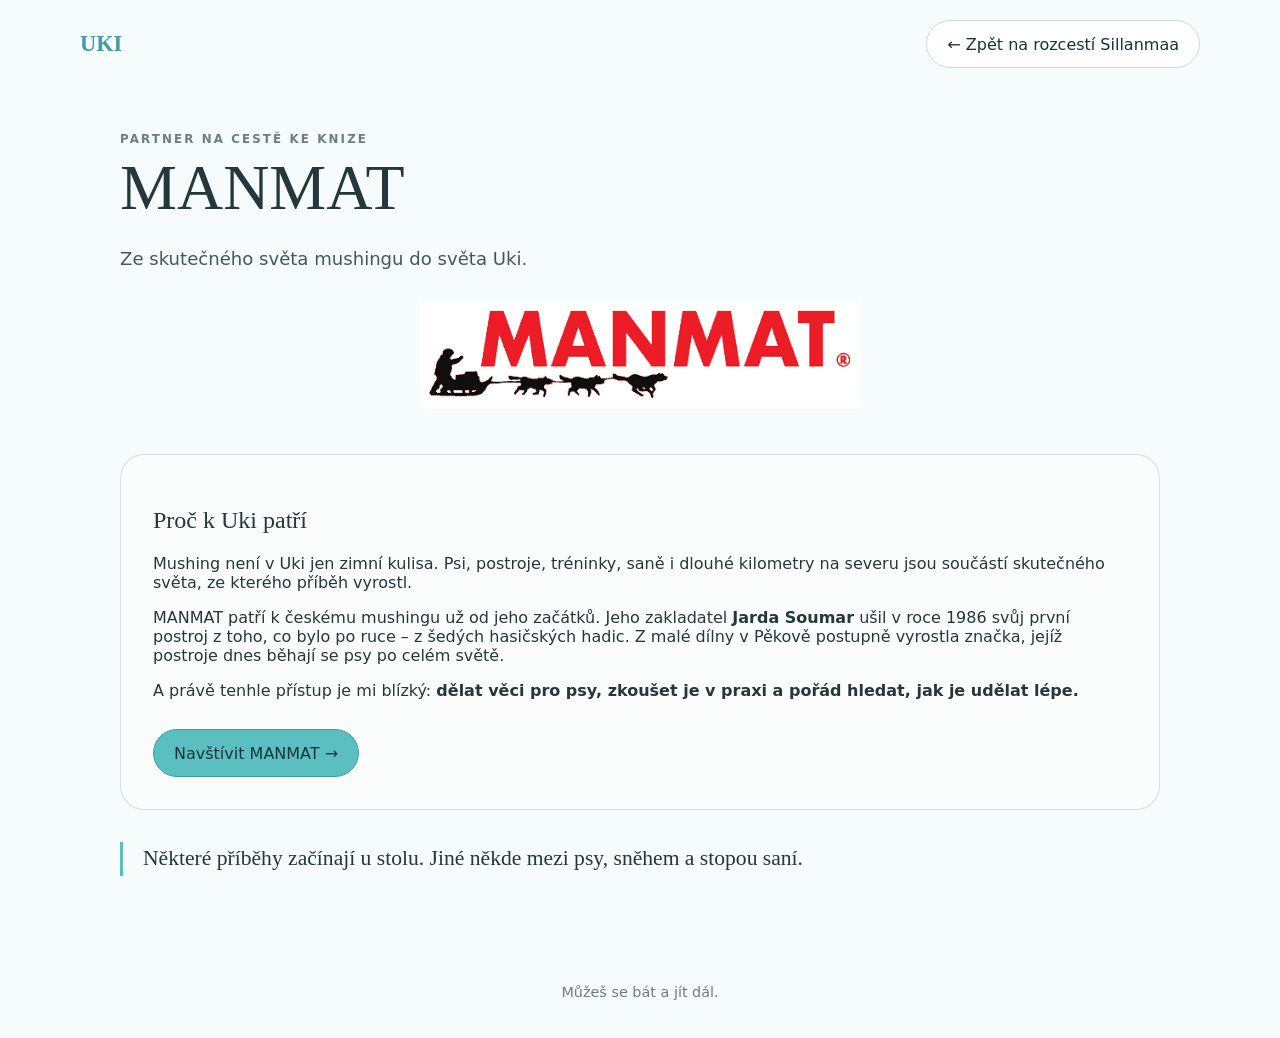
<file: manmat.html>
<!doctype html>
<html lang="cs">
<head>
  <meta charset="utf-8">
  <meta name="viewport" content="width=device-width,initial-scale=1">
  <title>UKI — MANMAT</title>
  <link rel="stylesheet" href="style.css">
  <style>
    .partner-logo-wrap{text-align:center;margin:1.6rem 0 2rem}
    .partner-logo{width:min(100%,442px);height:auto;display:inline-block}
  </style>
</head>
<body>
<div class="page">
  <header class="topbar">
    <a class="brand" href="index.html">UKI</a>
    <a class="button secondary" href="sillanmaa.html">← Zpět na rozcestí Sillanmaa</a>
  </header>

  <main class="content fade-in">
    <div class="kicker">Partner na cestě ke knize</div>
    <h1>MANMAT</h1>
    <p class="lead">Ze skutečného světa mushingu do světa Uki.</p>

    <div class="partner-logo-wrap">
      <img class="partner-logo" src="assets/manmat-logo.svg?v=2" alt="MANMAT">
    </div>

    <section class="sample-box">
      <h2>Proč k Uki patří</h2>
      <p>Mushing není v Uki jen zimní kulisa. Psi, postroje, tréninky, saně i dlouhé kilometry na severu jsou součástí skutečného světa, ze kterého příběh vyrostl.</p>
      <p>MANMAT patří k českému mushingu už od jeho začátků. Jeho zakladatel <strong>Jarda Soumar</strong> ušil v roce 1986 svůj první postroj z toho, co bylo po ruce – z šedých hasičských hadic. Z malé dílny v Pěkově postupně vyrostla značka, jejíž postroje dnes běhají se psy po celém světě.</p>
      <p>A právě tenhle přístup je mi blízký: <strong>dělat věci pro psy, zkoušet je v praxi a pořád hledat, jak je udělat lépe.</strong></p>
      <a class="button" href="https://www.manmat.cz/" target="_blank" rel="noopener">Navštívit MANMAT →</a>
    </section>

    <div class="quote">Některé příběhy začínají u stolu. Jiné někde mezi psy, sněhem a stopou saní.</div>
  </main>

  <footer class="footer">Můžeš se bát a jít dál.</footer>
</div>
</body>
</html>
</file>
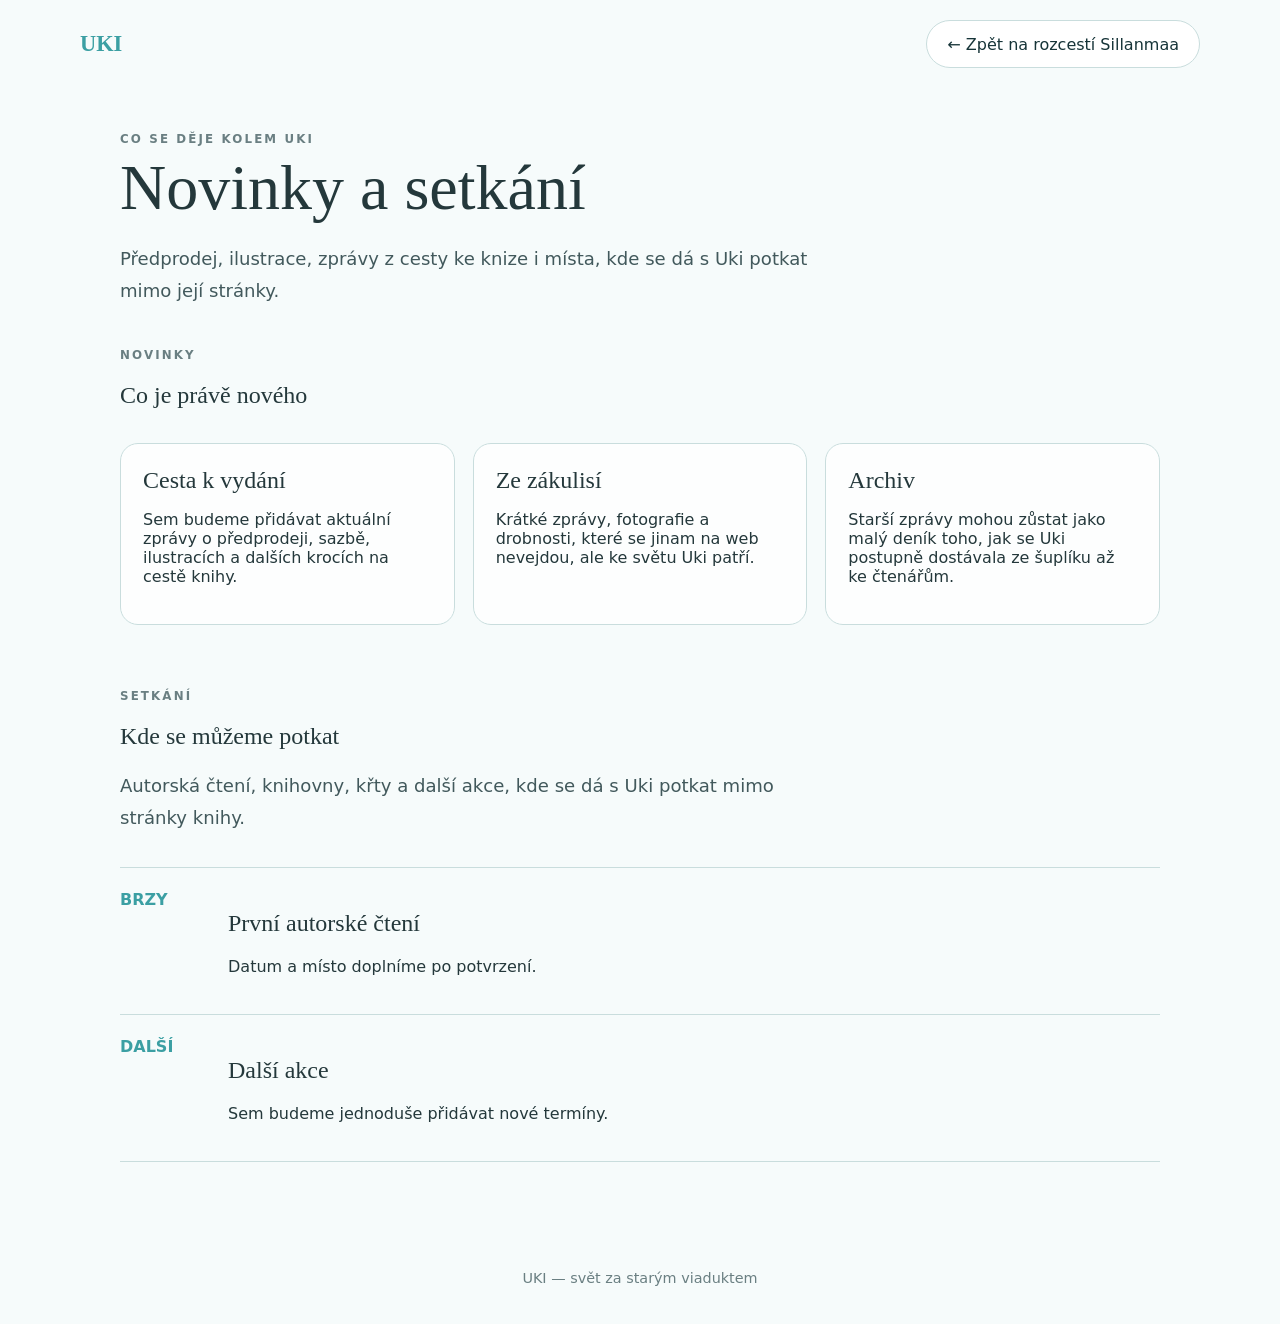
<file: novinky.html>
<!doctype html>
<html lang="cs">
<head>
  <meta charset="utf-8">
  <meta name="viewport" content="width=device-width,initial-scale=1">
  <title>UKI — Novinky a setkání</title>
  <link rel="stylesheet" href="style.css">
</head>
<body>
<div class="page">
  <header class="topbar">
    <a class="brand" href="index.html">UKI</a>
    <a class="button secondary" href="sillanmaa.html">← Zpět na rozcestí Sillanmaa</a>
  </header>

  <main class="content fade-in">
    <div class="kicker">Co se děje kolem Uki</div>
    <h1>Novinky a setkání</h1>
    <p class="lead">Předprodej, ilustrace, zprávy z cesty ke knize i místa, kde se dá s Uki potkat mimo její stránky.</p>

    <section class="book-section">
      <div class="kicker">Novinky</div>
      <h2>Co je právě nového</h2>
      <div class="cards">
        <div class="card">
          <h2>Cesta k vydání</h2>
          <p>Sem budeme přidávat aktuální zprávy o předprodeji, sazbě, ilustracích a dalších krocích na cestě knihy.</p>
        </div>
        <div class="card">
          <h2>Ze zákulisí</h2>
          <p>Krátké zprávy, fotografie a drobnosti, které se jinam na web nevejdou, ale ke světu Uki patří.</p>
        </div>
        <div class="card">
          <h2>Archiv</h2>
          <p>Starší zprávy mohou zůstat jako malý deník toho, jak se Uki postupně dostávala ze šuplíku až ke čtenářům.</p>
        </div>
      </div>
    </section>

    <section class="book-section" id="setkani" style="margin-top:64px;">
      <div class="kicker">Setkání</div>
      <h2>Kde se můžeme potkat</h2>
      <p class="lead">Autorská čtení, knihovny, křty a další akce, kde se dá s Uki potkat mimo stránky knihy.</p>

      <div class="events">
        <div class="event">
          <div class="event-date">BRZY</div>
          <div>
            <h2>První autorské čtení</h2>
            <p>Datum a místo doplníme po potvrzení.</p>
          </div>
        </div>
        <div class="event">
          <div class="event-date">DALŠÍ</div>
          <div>
            <h2>Další akce</h2>
            <p>Sem budeme jednoduše přidávat nové termíny.</p>
          </div>
        </div>
      </div>
    </section>
  </main>

  <footer class="footer">UKI — svět za starým viaduktem</footer>
</div>
<script src="script.js"></script>
</body>
</html>
</file>
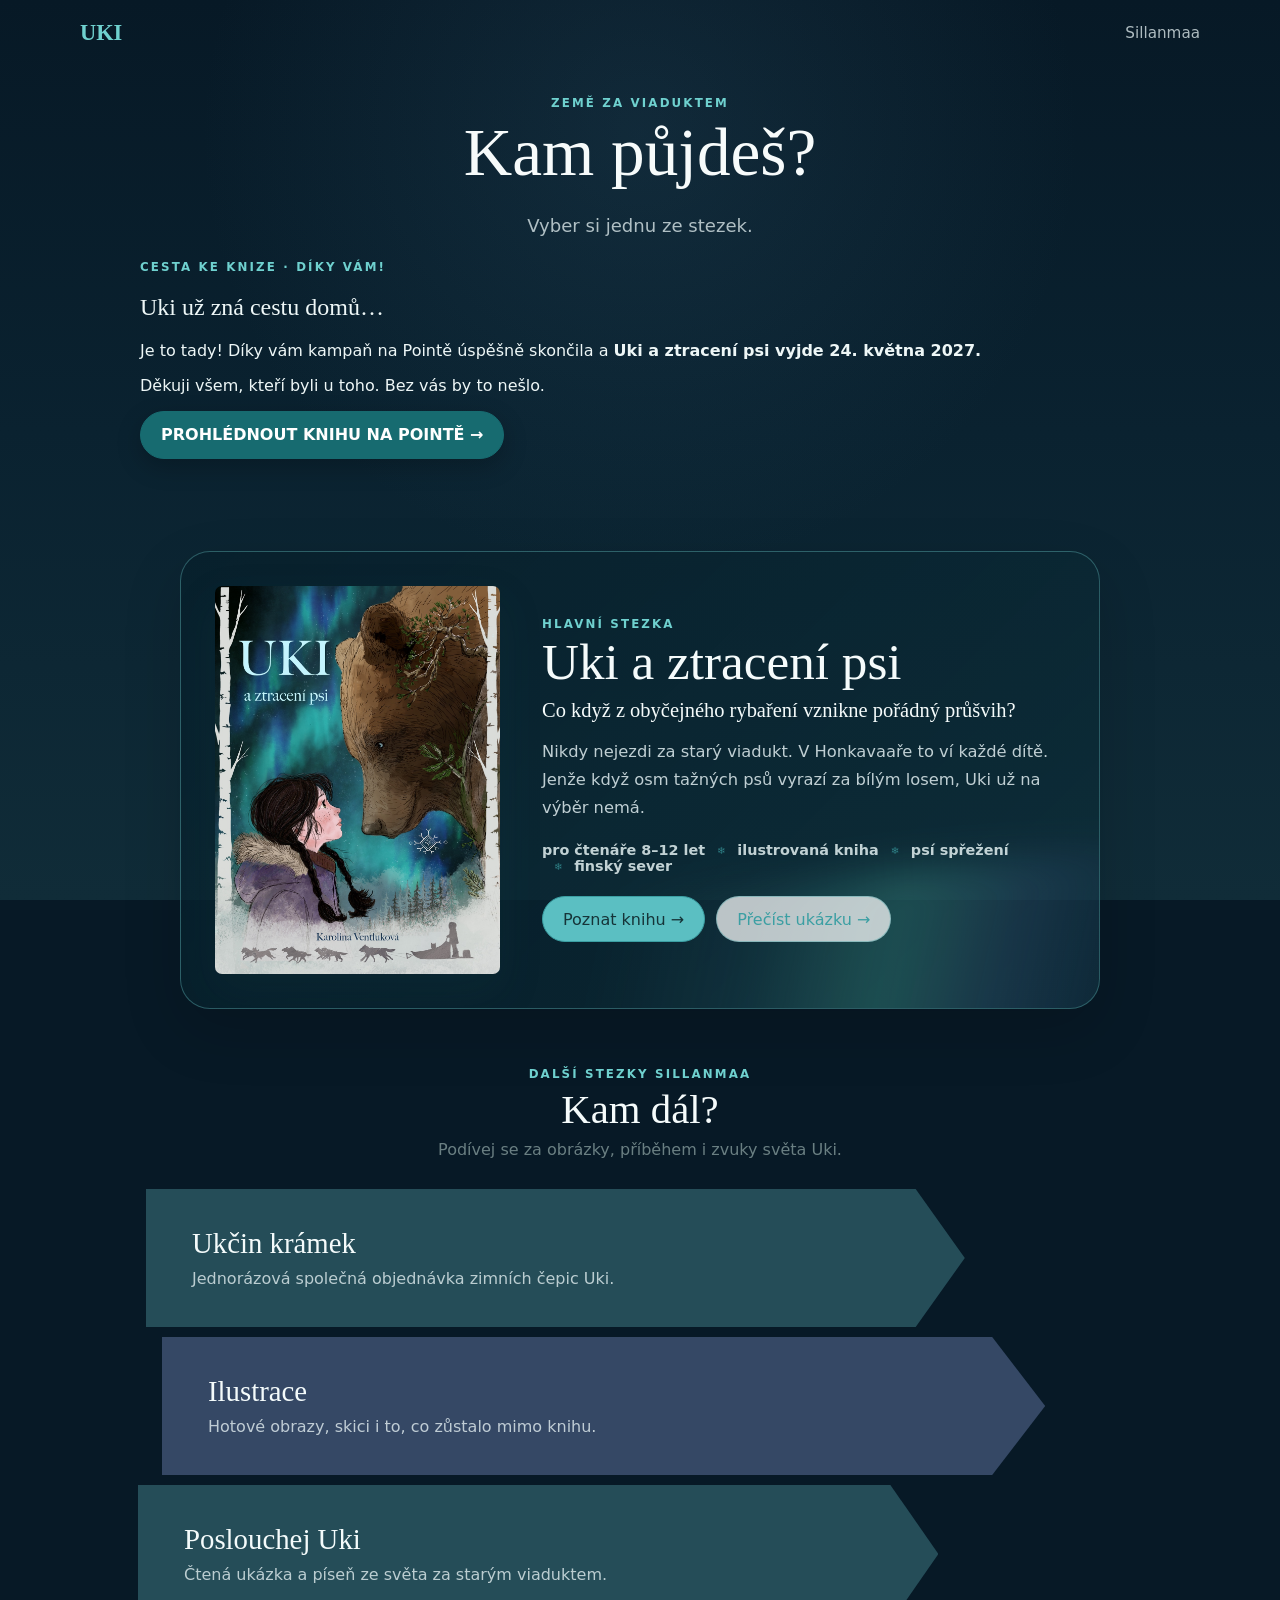
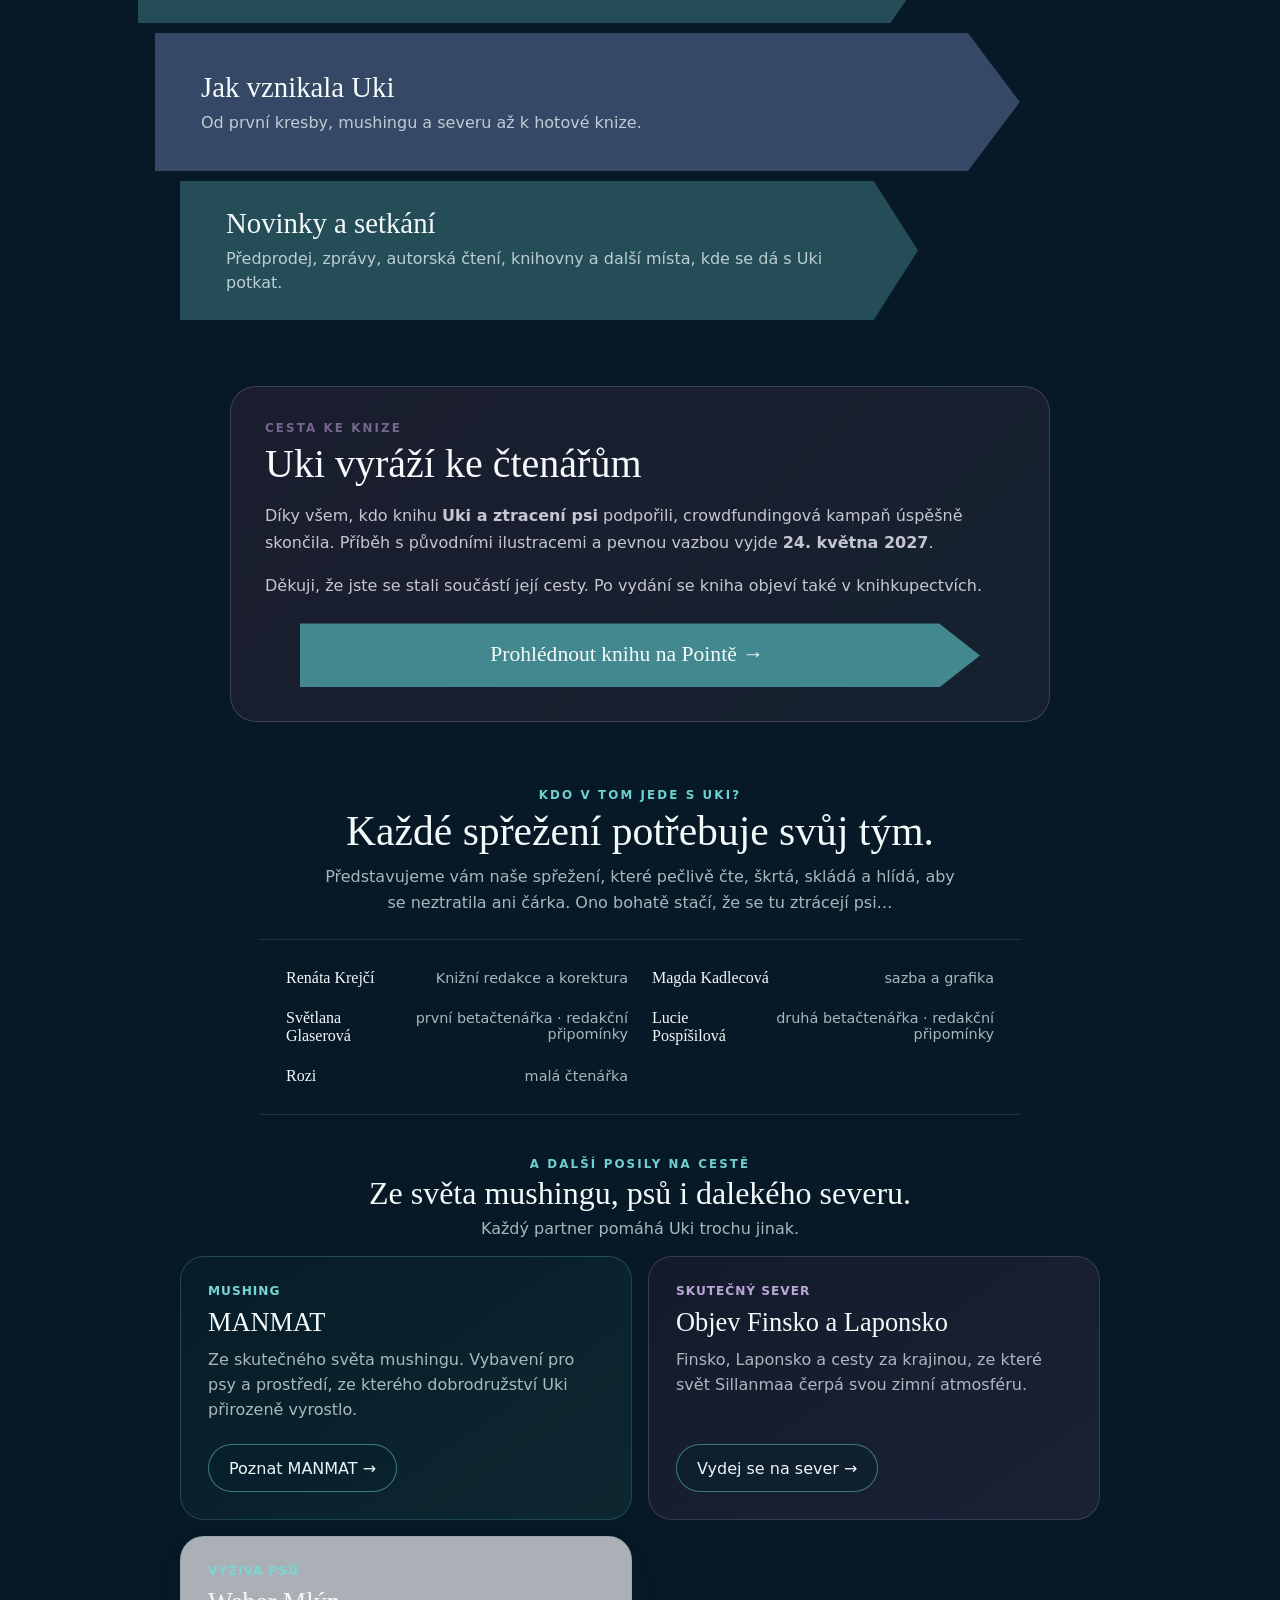
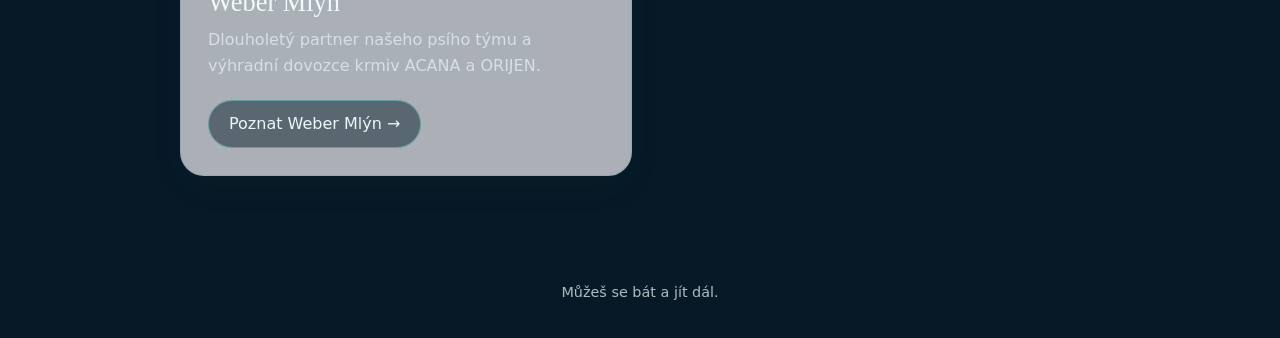
<file: sillanmaa.html>
<!doctype html>
<html lang="cs">
<head>
  <meta charset="utf-8">
  <meta name="viewport" content="width=device-width,initial-scale=1">
  <title>Sillanmaa — svět Uki</title>
  <link rel="stylesheet" href="style.css?v=6">
  <link rel="stylesheet" href="sillanmaa-home.css?v=5">
  <link rel="stylesheet" href="sillanmaa-partners.css?v=1">
  <link rel="stylesheet" href="campaign-bookmarks.css?v=1">
  <script>try{if(new URLSearchParams(location.search).get('entry')==='fog'&&sessionStorage.getItem('uki-fog-arrival')==='1'){document.documentElement.classList.add('uki-fog-arrival')}}catch(e){}</script>
</head>
<body class="sillanmaa-page">
<div class="entry-fog-arrival" id="entry-fog-arrival" aria-hidden="true"></div>

<div class="night-sky" aria-hidden="true"><div class="aurora aurora-one"></div><div class="aurora aurora-two"></div><div class="aurora aurora-three"></div><img class="tuli-ghost" src="assets/tuli-aurora.png" alt=""></div>
<div class="page">
<header class="topbar"><a class="brand" href="index.html">UKI</a><span class="back">Sillanmaa</span></header>
<main class="crossroads fade-in">
<div class="crossroads-head"><div class="kicker">Země za Viaduktem</div><h1>Kam půjdeš?</h1><p class="lead" data-cms="sillanmaa_uvod" style="margin-inline:auto">Vyber si jednu ze stezek.</p></div><section class="campaign-top-cta" aria-label="Vydání knihy Uki"><div class="kicker">Cesta ke knize · díky vám!</div><h2>Uki už zná cestu domů…</h2><p>Je to tady! Díky vám kampaň na Pointě úspěšně skončila a <strong>Uki a ztracení psi vyjde 24. května 2027.</strong></p><p>Děkuji všem, kteří byli u toho. Bez vás by to nešlo.</p><a class="button campaign-button" href="https://pointa.cz/project/83184e61-9176-11f1-836a-26bf32ee7fad" target="_blank" rel="noopener" style="background:#176b70;color:#fff;font-weight:800;border-color:#176b70;box-shadow:0 8px 24px rgba(0,0,0,.22)">PROHLÉDNOUT KNIHU NA POINTĚ →</a></section>
<section class="book-hero" aria-labelledby="book-hero-title"><div class="book-hero-cover"><img src="assets/uki-cover.jpeg" alt="Obálka knihy Uki a ztracení psi"></div><div class="book-hero-copy"><div class="kicker">Hlavní stezka</div><h2 id="book-hero-title">Uki a ztracení psi</h2><p class="book-hero-hook">Co když z obyčejného rybaření vznikne pořádný průšvih?</p><p class="book-hero-text">Nikdy nejezdi za starý viadukt. V Honkavaaře to ví každé dítě. Jenže když osm tažných psů vyrazí za bílým losem, Uki už na výběr nemá.</p><div class="book-meta" aria-label="O knize"><span>pro čtenáře 8–12 let</span><span>ilustrovaná kniha</span><span>psí spřežení</span><span>finský sever</span></div><div class="book-hero-actions"><a class="button" href="kniha.html">Poznat knihu →</a><a class="button book-sample-link" href="media/docs/ukazkazuki.pdf" target="_blank" rel="noopener">Přečíst ukázku →</a></div></div></section>
<section class="paths-section" aria-labelledby="paths-title"><div class="paths-heading"><div class="kicker">Další stezky Sillanmaa</div><h2 id="paths-title">Kam dál?</h2><p>Podívej se za obrázky, příběhem i zvuky světa Uki.</p></div><div class="paths-grid"><a class="path-card" href="kramek.html"><h3>Ukčin krámek</h3><p>Jednorázová společná objednávka zimních čepic Uki.</p></a><a class="path-card" href="ilustrace.html"><h3>Ilustrace</h3><p>Hotové obrazy, skici i to, co zůstalo mimo knihu.</p></a><a class="path-card" href="hudba.html"><h3>Poslouchej Uki</h3><p>Čtená ukázka a píseň ze světa za starým viaduktem.</p></a><a class="path-card" href="vznik.html"><h3>Jak vznikala Uki</h3><p>Od první kresby, mushingu a severu až k hotové knize.</p></a><a class="path-card" href="novinky.html"><h3>Novinky a setkání</h3><p>Předprodej, zprávy, autorská čtení, knihovny a další místa, kde se dá s Uki potkat.</p></a></div>
<div class="paw-trail" id="paw-trail" aria-hidden="true">
<svg width="0" height="0" style="position:absolute" focusable="false"><defs><pattern id="pawDots" width="9" height="9" patternUnits="userSpaceOnUse"><circle cx="1.3" cy="1.5" r="1.05" fill="#526e72"/><circle cx="6.1" cy="2.8" r=".8" fill="#526e72"/><circle cx="3.8" cy="6.5" r="1.15" fill="#526e72"/><circle cx="8" cy="7.6" r=".65" fill="#526e72"/></pattern></defs></svg>
<div class="paw-step"><svg viewBox="0 0 100 115"><g fill="url(#pawDots)"><ellipse cx="30" cy="35" rx="12" ry="19" transform="rotate(-18 30 35)"/><ellipse cx="49" cy="25" rx="11" ry="19" transform="rotate(-5 49 25)"/><ellipse cx="69" cy="31" rx="11" ry="19" transform="rotate(12 69 31)"/><ellipse cx="79" cy="50" rx="10" ry="17" transform="rotate(22 79 50)"/><path d="M27 76 C31 61 44 55 51 60 C58 54 73 61 76 76 C78 88 66 100 51 101 C36 101 24 89 27 76Z"/><path d="M18 12l6 11-10-2zM43 3l5 13-10-1zM67 7l4 13-10-3zM87 25l1 12-9-6z"/></g></svg></div>
<div class="paw-step"><svg viewBox="0 0 100 115"><g fill="url(#pawDots)"><ellipse cx="30" cy="35" rx="12" ry="19" transform="rotate(-18 30 35)"/><ellipse cx="49" cy="25" rx="11" ry="19" transform="rotate(-5 49 25)"/><ellipse cx="69" cy="31" rx="11" ry="19" transform="rotate(12 69 31)"/><ellipse cx="79" cy="50" rx="10" ry="17" transform="rotate(22 79 50)"/><path d="M27 76 C31 61 44 55 51 60 C58 54 73 61 76 76 C78 88 66 100 51 101 C36 101 24 89 27 76Z"/><path d="M18 12l6 11-10-2zM43 3l5 13-10-1zM67 7l4 13-10-3zM87 25l1 12-9-6z"/></g></svg></div>
<div class="paw-step"><svg viewBox="0 0 100 115"><g fill="url(#pawDots)"><ellipse cx="30" cy="35" rx="12" ry="19" transform="rotate(-18 30 35)"/><ellipse cx="49" cy="25" rx="11" ry="19" transform="rotate(-5 49 25)"/><ellipse cx="69" cy="31" rx="11" ry="19" transform="rotate(12 69 31)"/><ellipse cx="79" cy="50" rx="10" ry="17" transform="rotate(22 79 50)"/><path d="M27 76 C31 61 44 55 51 60 C58 54 73 61 76 76 C78 88 66 100 51 101 C36 101 24 89 27 76Z"/><path d="M18 12l6 11-10-2zM43 3l5 13-10-1zM67 7l4 13-10-3zM87 25l1 12-9-6z"/></g></svg></div>
<div class="paw-step"><svg viewBox="0 0 100 115"><g fill="url(#pawDots)"><ellipse cx="30" cy="35" rx="12" ry="19" transform="rotate(-18 30 35)"/><ellipse cx="49" cy="25" rx="11" ry="19" transform="rotate(-5 49 25)"/><ellipse cx="69" cy="31" rx="11" ry="19" transform="rotate(12 69 31)"/><ellipse cx="79" cy="50" rx="10" ry="17" transform="rotate(22 79 50)"/><path d="M27 76 C31 61 44 55 51 60 C58 54 73 61 76 76 C78 88 66 100 51 101 C36 101 24 89 27 76Z"/><path d="M18 12l6 11-10-2zM43 3l5 13-10-1zM67 7l4 13-10-3zM87 25l1 12-9-6z"/></g></svg></div>
<div class="paw-step"><svg viewBox="0 0 100 115"><g fill="url(#pawDots)"><ellipse cx="30" cy="35" rx="12" ry="19" transform="rotate(-18 30 35)"/><ellipse cx="49" cy="25" rx="11" ry="19" transform="rotate(-5 49 25)"/><ellipse cx="69" cy="31" rx="11" ry="19" transform="rotate(12 69 31)"/><ellipse cx="79" cy="50" rx="10" ry="17" transform="rotate(22 79 50)"/><path d="M27 76 C31 61 44 55 51 60 C58 54 73 61 76 76 C78 88 66 100 51 101 C36 101 24 89 27 76Z"/><path d="M18 12l6 11-10-2zM43 3l5 13-10-1zM67 7l4 13-10-3zM87 25l1 12-9-6z"/></g></svg></div>
<div class="paw-step"><svg viewBox="0 0 100 115"><g fill="url(#pawDots)"><ellipse cx="30" cy="35" rx="12" ry="19" transform="rotate(-18 30 35)"/><ellipse cx="49" cy="25" rx="11" ry="19" transform="rotate(-5 49 25)"/><ellipse cx="69" cy="31" rx="11" ry="19" transform="rotate(12 69 31)"/><ellipse cx="79" cy="50" rx="10" ry="17" transform="rotate(22 79 50)"/><path d="M27 76 C31 61 44 55 51 60 C58 54 73 61 76 76 C78 88 66 100 51 101 C36 101 24 89 27 76Z"/><path d="M18 12l6 11-10-2zM43 3l5 13-10-1zM67 7l4 13-10-3zM87 25l1 12-9-6z"/></g></svg></div>
</div></section>
<section class="campaign-story"><div class="kicker">Cesta ke knize</div><h2>Uki vyráží ke čtenářům</h2><p>Díky všem, kdo knihu <strong>Uki a ztracení psi</strong> podpořili, crowdfundingová kampaň úspěšně skončila. Příběh s původními ilustracemi a pevnou vazbou vyjde <strong>24. května 2027</strong>.</p><p>Děkuji, že jste se stali součástí její cesty. Po vydání se kniha objeví také v knihkupectvích.</p><div class="campaign-actions"><a class="button campaign-button" href="https://pointa.cz/project/83184e61-9176-11f1-836a-26bf32ee7fad" target="_blank" rel="noopener">Prohlédnout knihu na Pointě →</a></div></section>

<section class="companions-section" aria-labelledby="companions-title"><div class="kicker">Kdo v tom jede s Uki?</div><h2 id="companions-title">Každé spřežení potřebuje svůj tým.</h2><p class="companions-intro">Představujeme vám naše spřežení, které pečlivě čte, škrtá, skládá a hlídá, aby se neztratila ani čárka. Ono bohatě stačí, že se tu ztrácejí psi…</p><div class="companions-list"><div class="companion"><strong>Renáta Krejčí</strong><span>Knižní redakce a korektura</span></div><div class="companion"><strong>Magda Kadlecová</strong><span>sazba a grafika</span></div><div class="companion"><strong>Světlana Glaserová</strong><span>první betačtenářka · redakční připomínky</span></div><div class="companion"><strong>Lucie Pospíšilová</strong><span>druhá betačtenářka · redakční připomínky</span></div><div class="companion"><strong>Rozi</strong><span>malá čtenářka</span></div></div><div class="partners-heading"><div class="kicker">A další posily na cestě</div><h3>Ze světa mushingu, psů i dalekého severu.</h3><p>Každý partner pomáhá Uki trochu jinak.</p></div><div class="partner-grid"><article class="partner-card manmat"><div class="partner-label">Mushing</div><h3>MANMAT</h3><p>Ze skutečného světa mushingu. Vybavení pro psy a prostředí, ze kterého dobrodružství Uki přirozeně vyrostlo.</p><a class="button secondary" href="manmat.html">Poznat MANMAT →</a></article><article class="partner-card finland"><div class="partner-label">Skutečný sever</div><h3>Objev Finsko a Laponsko</h3><p>Finsko, Laponsko a cesty za krajinou, ze které svět Sillanmaa čerpá svou zimní atmosféru.</p><a class="button secondary" href="cestovani.html">Vydej se na sever →</a></article><article class="partner-card"><div class="partner-label">Výživa psů</div><h3>Weber Mlýn</h3><p>Dlouholetý partner našeho psího týmu a výhradní dovozce krmiv ACANA a ORIJEN.</p><a class="button secondary" href="weber-mlyn.html">Poznat Weber Mlýn →</a></article></div></section>
</main><footer class="footer">Můžeš se bát a jít dál.</footer></div>
<script src="js/sillanmaa-night-v7.js"></script>
<script>
(function(){
  const trail=document.getElementById('paw-trail');
  if(!trail)return;
  function cameBackFromUkiPage(){
    try{
      if(!document.referrer)return false;
      const from=new URL(document.referrer);
      return from.origin===location.origin && from.pathname!==location.pathname && !/\/index\.html$/.test(from.pathname);
    }catch(e){return false;}
  }
  function isDay(){const h=new Date().getHours();return h>=6&&h<20;}
  function walk(){
    if(!cameBackFromUkiPage()||!isDay()||document.body.classList.contains('is-night'))return;
    trail.classList.remove('is-walking');
    void trail.offsetWidth;
    trail.classList.add('is-walking');
  }
  window.addEventListener('pageshow',function(){setTimeout(walk,120);});
})();
</script>
<script>
(function(){
  const root=document.documentElement;
  if(!root.classList.contains('uki-fog-arrival'))return;
  const fog=document.getElementById('entry-fog-arrival');
  if(!fog)return;
  requestAnimationFrame(()=>requestAnimationFrame(()=>fog.classList.add('is-opening')));
  window.setTimeout(()=>{root.classList.remove('uki-fog-arrival');fog.remove()},2500);
})();
</script>
</body></html>
</file>
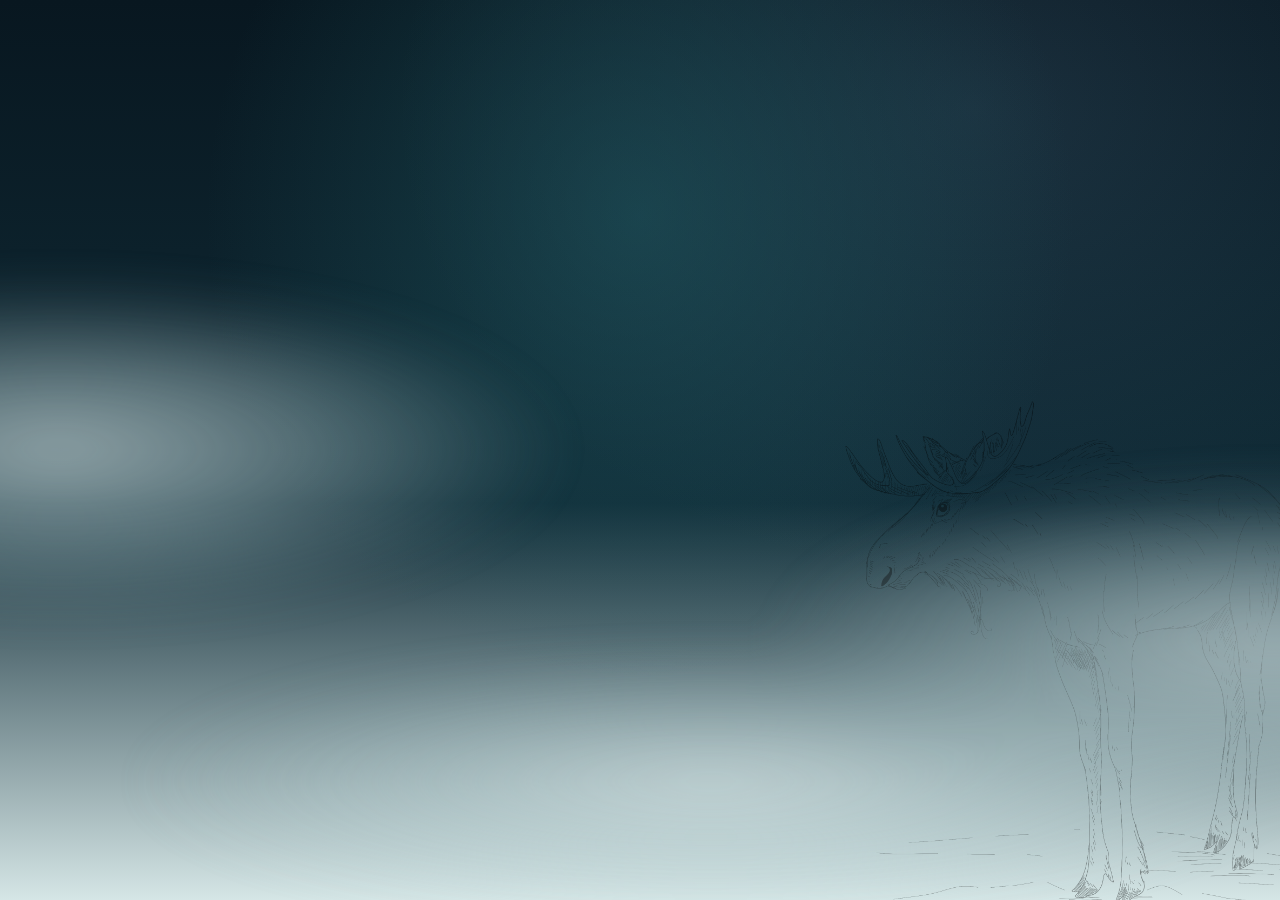
<file: vstup.html>
<!doctype html>
<html lang="cs">
<head>
  <meta charset="utf-8">
  <meta name="viewport" content="width=device-width,initial-scale=1">
  <meta name="theme-color" content="#081720">
  <title>Vstup do Sillanmaa — Uki</title>
  <link rel="stylesheet" href="style.css?v=7">
  <link rel="stylesheet" href="button-bookmarks.css?v=2">
</head>
<body class="vstup-page">
<main class="screen" aria-labelledby="entry-title">
  <div class="entry-snow" aria-hidden="true"></div>
  <div class="entry-fog" aria-hidden="true"><span class="entry-fog__bank"></span></div>
  <div class="motto">
    <div class="uki-rune" aria-hidden="true"></div>
    <h1 class="entry-motto-first" id="entry-title">Můžeš se bát…</h1>
    <a class="entry-next" id="entry-next" href="sillanmaa.html?entry=fog" aria-disabled="true" tabindex="-1">…a jít dál.</a>
  </div>
</main>
<script>
(function(){
  const body=document.body,next=document.getElementById('entry-next');
  if(!next)return;
  body.classList.add('js');
  const reduced=window.matchMedia('(prefers-reduced-motion: reduce)').matches;
  const snow=document.querySelector('.entry-snow');
  if(snow){
    const addFlake=(initial=false)=>{
      const flake=document.createElement('span');
      flake.className='snowflake';
      const duration=10+Math.random()*13;
      flake.style.setProperty('--snow-x',(Math.random()*100)+'vw');
      flake.style.setProperty('--snow-size',(1.3+Math.random()*3.1)+'px');
      flake.style.setProperty('--snow-alpha',(0.32+Math.random()*0.48).toFixed(2));
      flake.style.setProperty('--snow-drift',((Math.random()*150)-75).toFixed(0)+'px');
      flake.style.setProperty('--snow-duration',duration.toFixed(1)+'s');
      flake.style.setProperty('--snow-delay',initial?(-Math.random()*duration).toFixed(1)+'s':'0s');
      if(reduced){
        flake.classList.add('is-static');
        flake.style.setProperty('--snow-y',(Math.random()*92)+'vh');
      }else{
        flake.addEventListener('animationend',()=>{
          flake.remove();
          window.setTimeout(()=>addFlake(),400+Math.random()*1300);
        },{once:true});
      }
      snow.appendChild(flake);
    };
    for(let i=0;i<(reduced?12:20);i++)addFlake(true);
  }
  const reveal=()=>{
    next.classList.add('is-visible');
    window.setTimeout(()=>{
      next.classList.add('is-ready');
      next.removeAttribute('aria-disabled');
      next.removeAttribute('tabindex');
    },reduced?0:720);
  };
  window.setTimeout(reveal,reduced?0:2500);
  next.addEventListener('click',function(event){
    if(next.getAttribute('aria-disabled')==='true'){event.preventDefault();return;}
    event.preventDefault();
    body.classList.add('is-leaving');
    try{sessionStorage.setItem('uki-fog-arrival','1')}catch(e){}
    window.setTimeout(()=>{window.location.href=next.href},reduced?0:360);
  });
})();
</script>
</body>
</html>
</file>
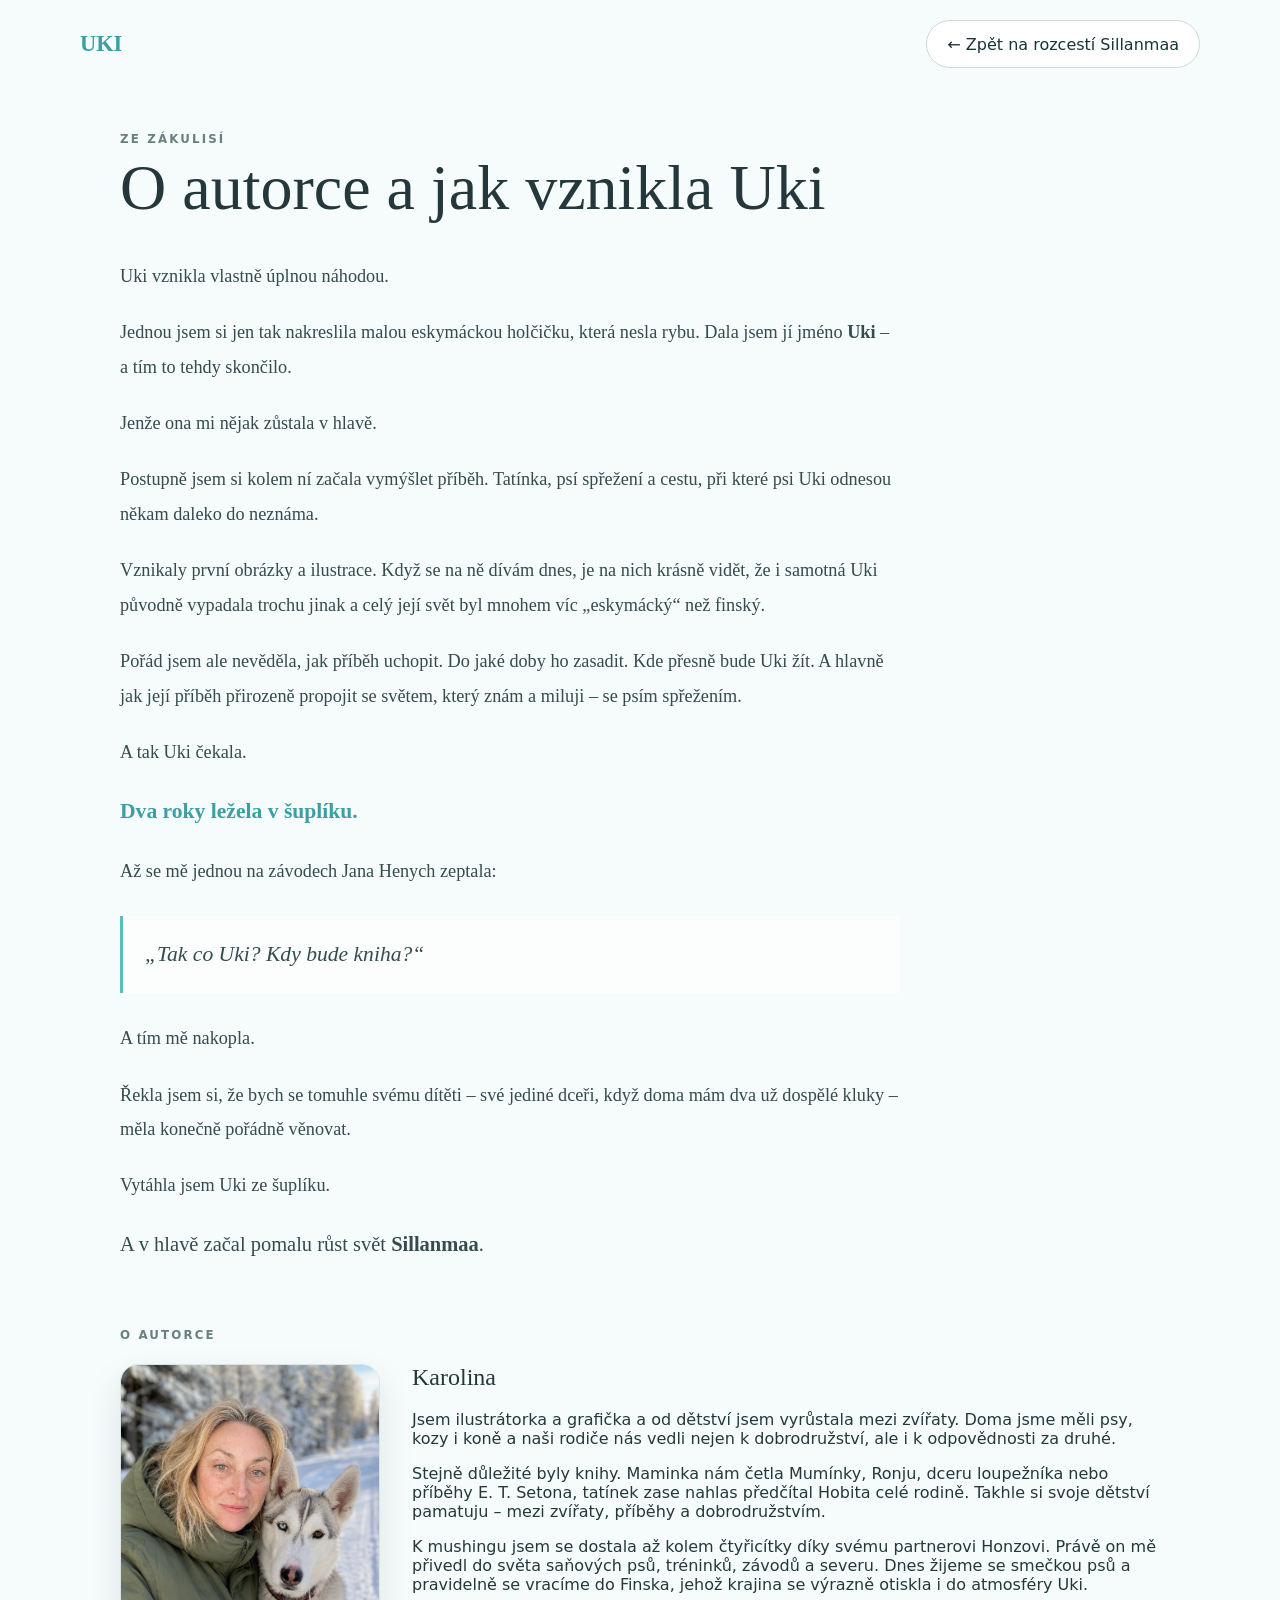
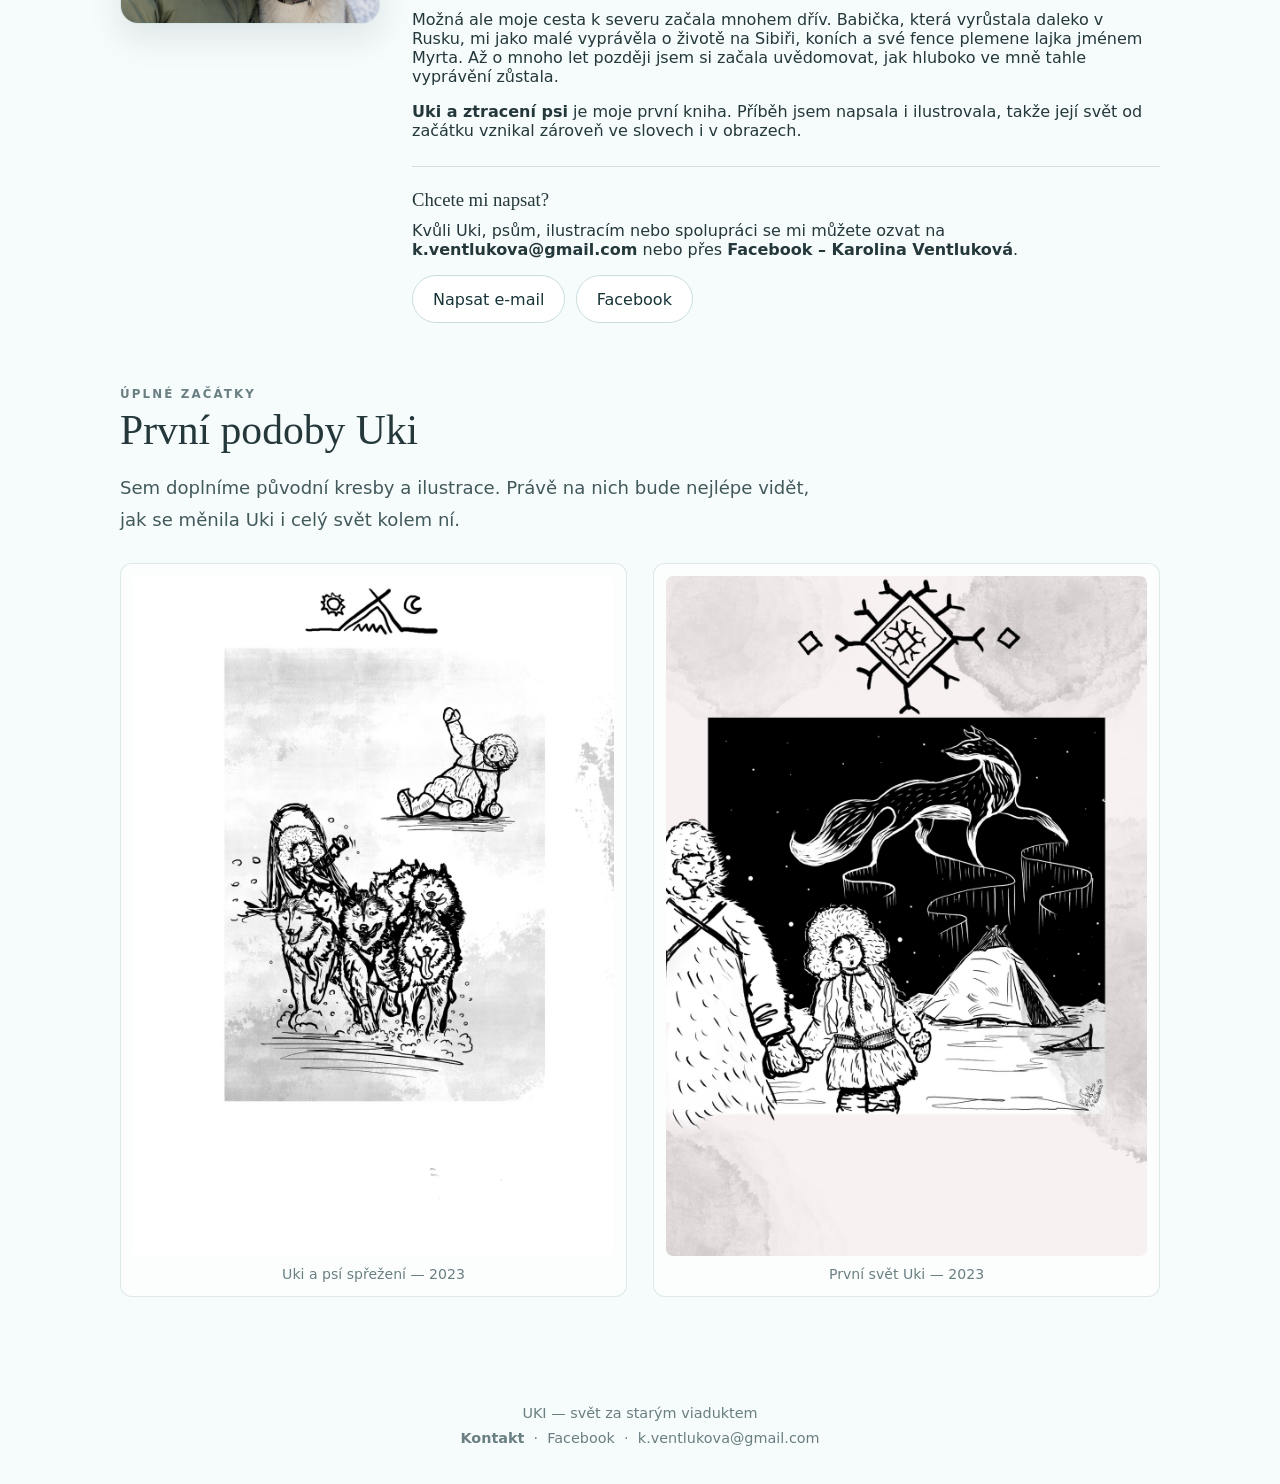
<file: vznik.html>
<!doctype html>
<html lang="cs">
<head>
  <meta charset="utf-8">
  <meta name="viewport" content="width=device-width,initial-scale=1">
  <title>O autorce a jak vznikala Uki</title>
  <link rel="stylesheet" href="style.css?v=6">
</head>

<body>

<div class="page">

  <header class="topbar">
    <a class="brand" href="index.html">UKI</a>
    <a class="button secondary" href="sillanmaa.html">← Zpět na rozcestí Sillanmaa</a>
  </header>


  <main class="content fade-in">

    <div class="kicker">Ze zákulisí</div>
    <h1>O autorce a jak vznikla Uki</h1>


    <!-- PŘÍBĚH VZNIKU UKI -->

    <div class="story-block">

      <p>Uki vznikla vlastně úplnou náhodou.</p>

      <p>
        Jednou jsem si jen tak nakreslila malou eskymáckou holčičku,
        která nesla rybu. Dala jsem jí jméno <strong>Uki</strong> –
        a tím to tehdy skončilo.
      </p>

      <p>Jenže ona mi nějak zůstala v hlavě.</p>

      <p>
        Postupně jsem si kolem ní začala vymýšlet příběh.
        Tatínka, psí spřežení a cestu, při které psi Uki odnesou
        někam daleko do neznáma.
      </p>

      <p>
        Vznikaly první obrázky a ilustrace. Když se na ně dívám dnes,
        je na nich krásně vidět, že i samotná Uki původně vypadala
        trochu jinak a celý její svět byl mnohem víc „eskymácký“
        než finský.
      </p>

      <p>
        Pořád jsem ale nevěděla, jak příběh uchopit.
        Do jaké doby ho zasadit. Kde přesně bude Uki žít.
        A hlavně jak její příběh přirozeně propojit se světem,
        který znám a miluji – se psím spřežením.
      </p>

      <p>A tak Uki čekala.</p>

      <p class="story-emphasis">
        <strong>Dva roky ležela v šuplíku.</strong>
      </p>

      <p>Až se mě jednou na závodech Jana Henych zeptala:</p>

      <blockquote>
        „Tak co Uki? Kdy bude kniha?“
      </blockquote>

      <p>A tím mě nakopla.</p>

      <p>
        Řekla jsem si, že bych se tomuhle svému dítěti –
        své jediné dceři, když doma mám dva už dospělé kluky –
        měla konečně pořádně věnovat.
      </p>

      <p>Vytáhla jsem Uki ze šuplíku.</p>

      <p class="story-ending">
        A v hlavě začal pomalu růst svět <strong>Sillanmaa</strong>.
      </p>

    </div>


    <!-- O AUTORCE -->

    <section class="author-medallion">

      <div class="kicker">O autorce</div>

      <div class="author-box">

        <div class="author-photo">
          <img
            src="media/illustrations/karolina.jpg"
            alt="Karolina – autorka a ilustrátorka knihy Uki">
        </div>

        <div class="author-text">

          <h2>Karolina</h2>

          <p>
            Jsem ilustrátorka a grafička a od dětství jsem vyrůstala mezi zvířaty.
            Doma jsme měli psy, kozy i koně a naši rodiče nás vedli nejen
            k dobrodružství, ale i k odpovědnosti za druhé.
          </p>

          <p>
            Stejně důležité byly knihy. Maminka nám četla Mumínky,
            Ronju, dceru loupežníka nebo příběhy E. T. Setona,
            tatínek zase nahlas předčítal Hobita celé rodině.
            Takhle si svoje dětství pamatuju – mezi zvířaty,
            příběhy a dobrodružstvím.
          </p>

          <p>
            K mushingu jsem se dostala až kolem čtyřicítky díky svému partnerovi Honzovi.
            Právě on mě přivedl do světa saňových psů, tréninků,
            závodů a severu. Dnes žijeme se smečkou psů a pravidelně
            se vracíme do Finska, jehož krajina se výrazně otiskla
            i do atmosféry Uki.
          </p>

          <p>
            Možná ale moje cesta k severu začala mnohem dřív.
            Babička, která vyrůstala daleko v Rusku, mi jako malé
            vyprávěla o životě na Sibiři, koních a své fence plemene lajka
            jménem Myrta. Až o mnoho let později jsem si začala uvědomovat,
            jak hluboko ve mně tahle vyprávění zůstala.
          </p>

          <p class="author-note">
            <strong>Uki a ztracení psi</strong> je moje první kniha.
            Příběh jsem napsala i ilustrovala, takže její svět od začátku
            vznikal zároveň ve slovech i v obrazech.
          </p>

          <div class="author-contact" style="margin-top:1.6rem;padding-top:1.25rem;border-top:1px solid rgba(30,48,55,.14)">
            <h3 style="margin:.1rem 0 .65rem;font-family:Georgia,serif;font-weight:500">Chcete mi napsat?</h3>
            <p style="margin:0 0 1rem">
              Kvůli Uki, psům, ilustracím nebo spolupráci se mi můžete ozvat na
              <a href="mailto:k.ventlukova@gmail.com"><strong>k.ventlukova@gmail.com</strong></a>
              nebo přes <a href="https://www.facebook.com/karolina.ventlukova" target="_blank" rel="noopener"><strong>Facebook – Karolina Ventluková</strong></a>.
            </p>
            <div style="display:flex;flex-wrap:wrap;gap:.65rem">
              <a class="button secondary" href="mailto:k.ventlukova@gmail.com">Napsat e-mail</a>
              <a class="button secondary" href="https://www.facebook.com/karolina.ventlukova" target="_blank" rel="noopener">Facebook</a>
            </div>
          </div>

        </div>

      </div>

    </section>


    <!-- PRVNÍ ILUSTRACE -->

    <section class="origin-gallery">

      <div class="kicker">Úplné začátky</div>

      <h2>První podoby Uki</h2>

      <p class="lead">
        Sem doplníme původní kresby a ilustrace.
        Právě na nich bude nejlépe vidět, jak se měnila Uki
        i celý svět kolem ní.
      </p>

      <div class="origin-images">

        <figure>
          <img
            src="assets/uki-2023-sprezeni.jpeg"
            alt="Jedna z prvních podob Uki se psím spřežením z roku 2023">

          <figcaption>
            Uki a psí spřežení — 2023
          </figcaption>
        </figure>


        <figure>
          <img
            src="assets/uki-2023-sever.jpeg"
            alt="Jedna z prvních podob světa Uki z roku 2023">

          <figcaption>
            První svět Uki — 2023
          </figcaption>
        </figure>

      </div>

    </section>

  </main>


  <footer class="footer">
    <div>UKI — svět za starým viaduktem</div>
    <div style="margin-top:.55rem">
      <a href="mailto:k.ventlukova@gmail.com"><strong>Kontakt</strong></a>
      &nbsp;·&nbsp;
      <a href="https://www.facebook.com/karolina.ventlukova" target="_blank" rel="noopener">Facebook</a>
      &nbsp;·&nbsp;
      <a href="mailto:k.ventlukova@gmail.com">k.ventlukova@gmail.com</a>
    </div>
  </footer>

</div>

</body>
</html>
</file>
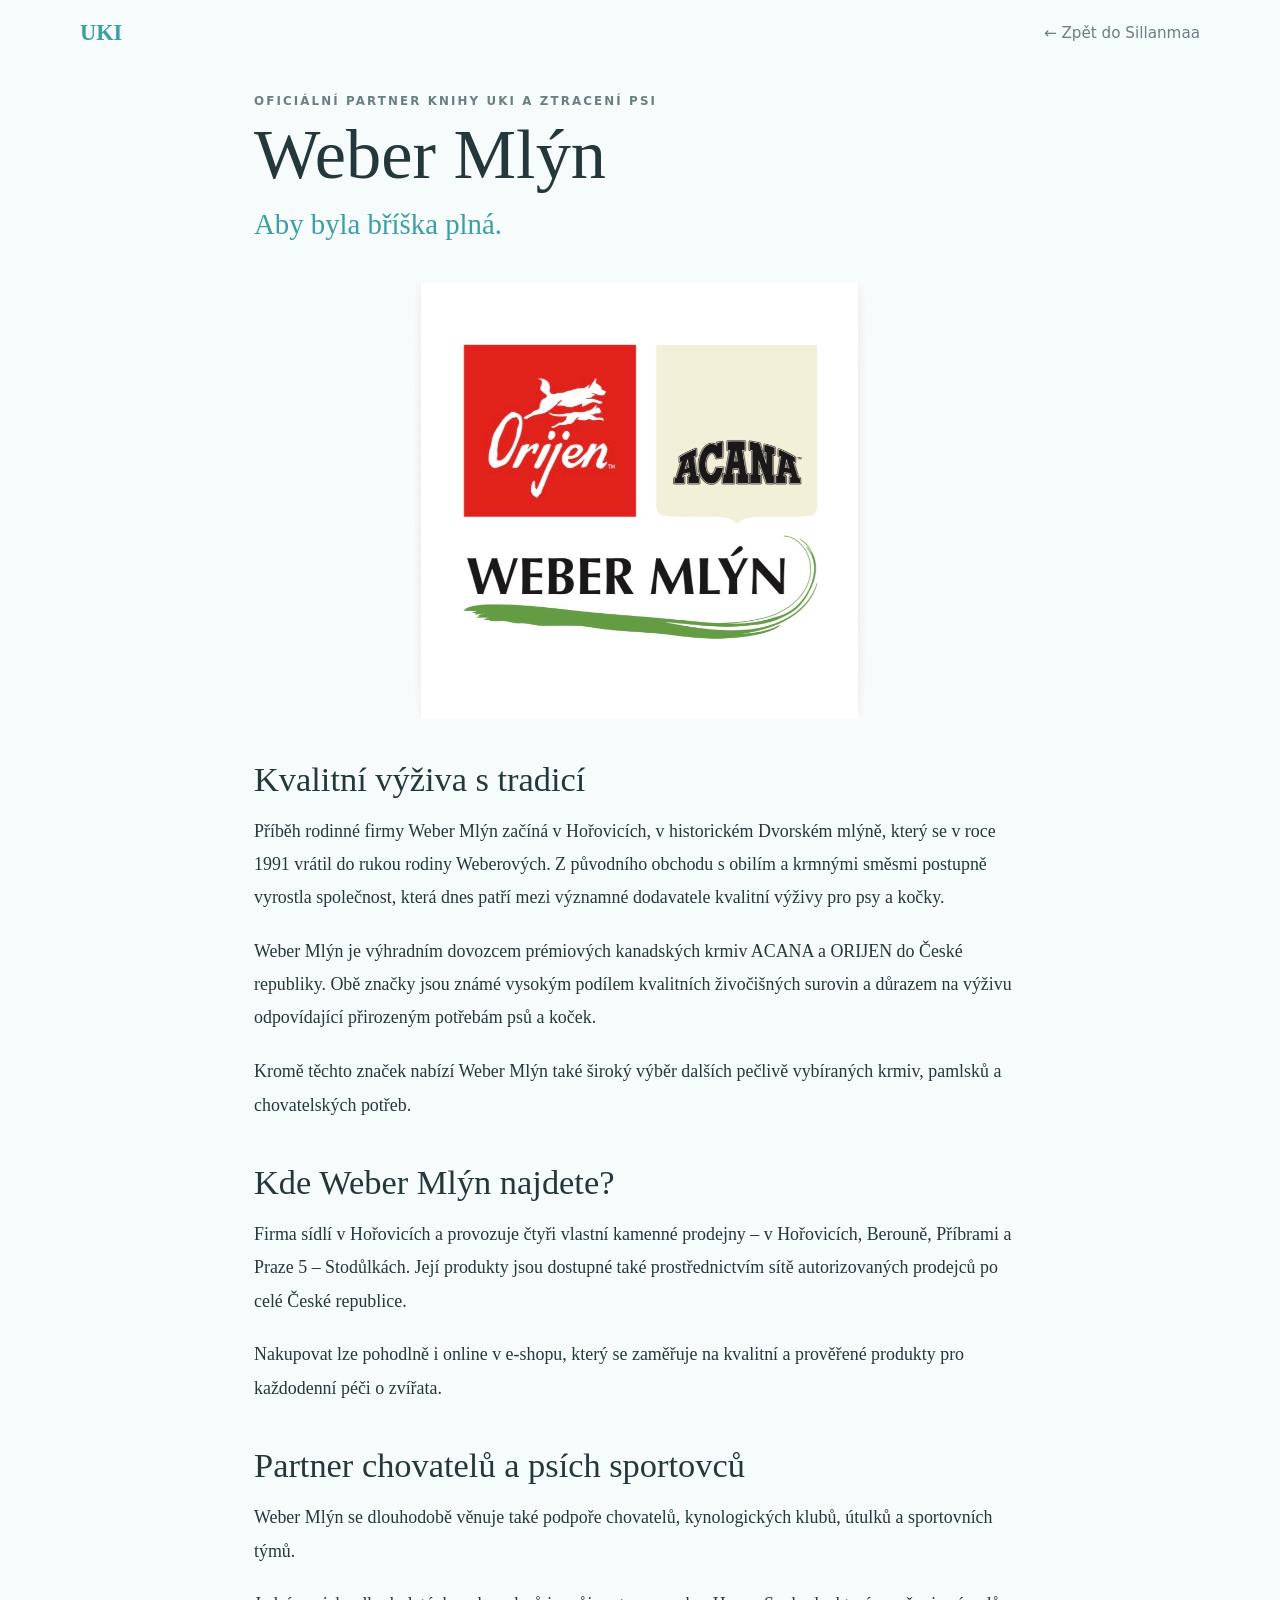
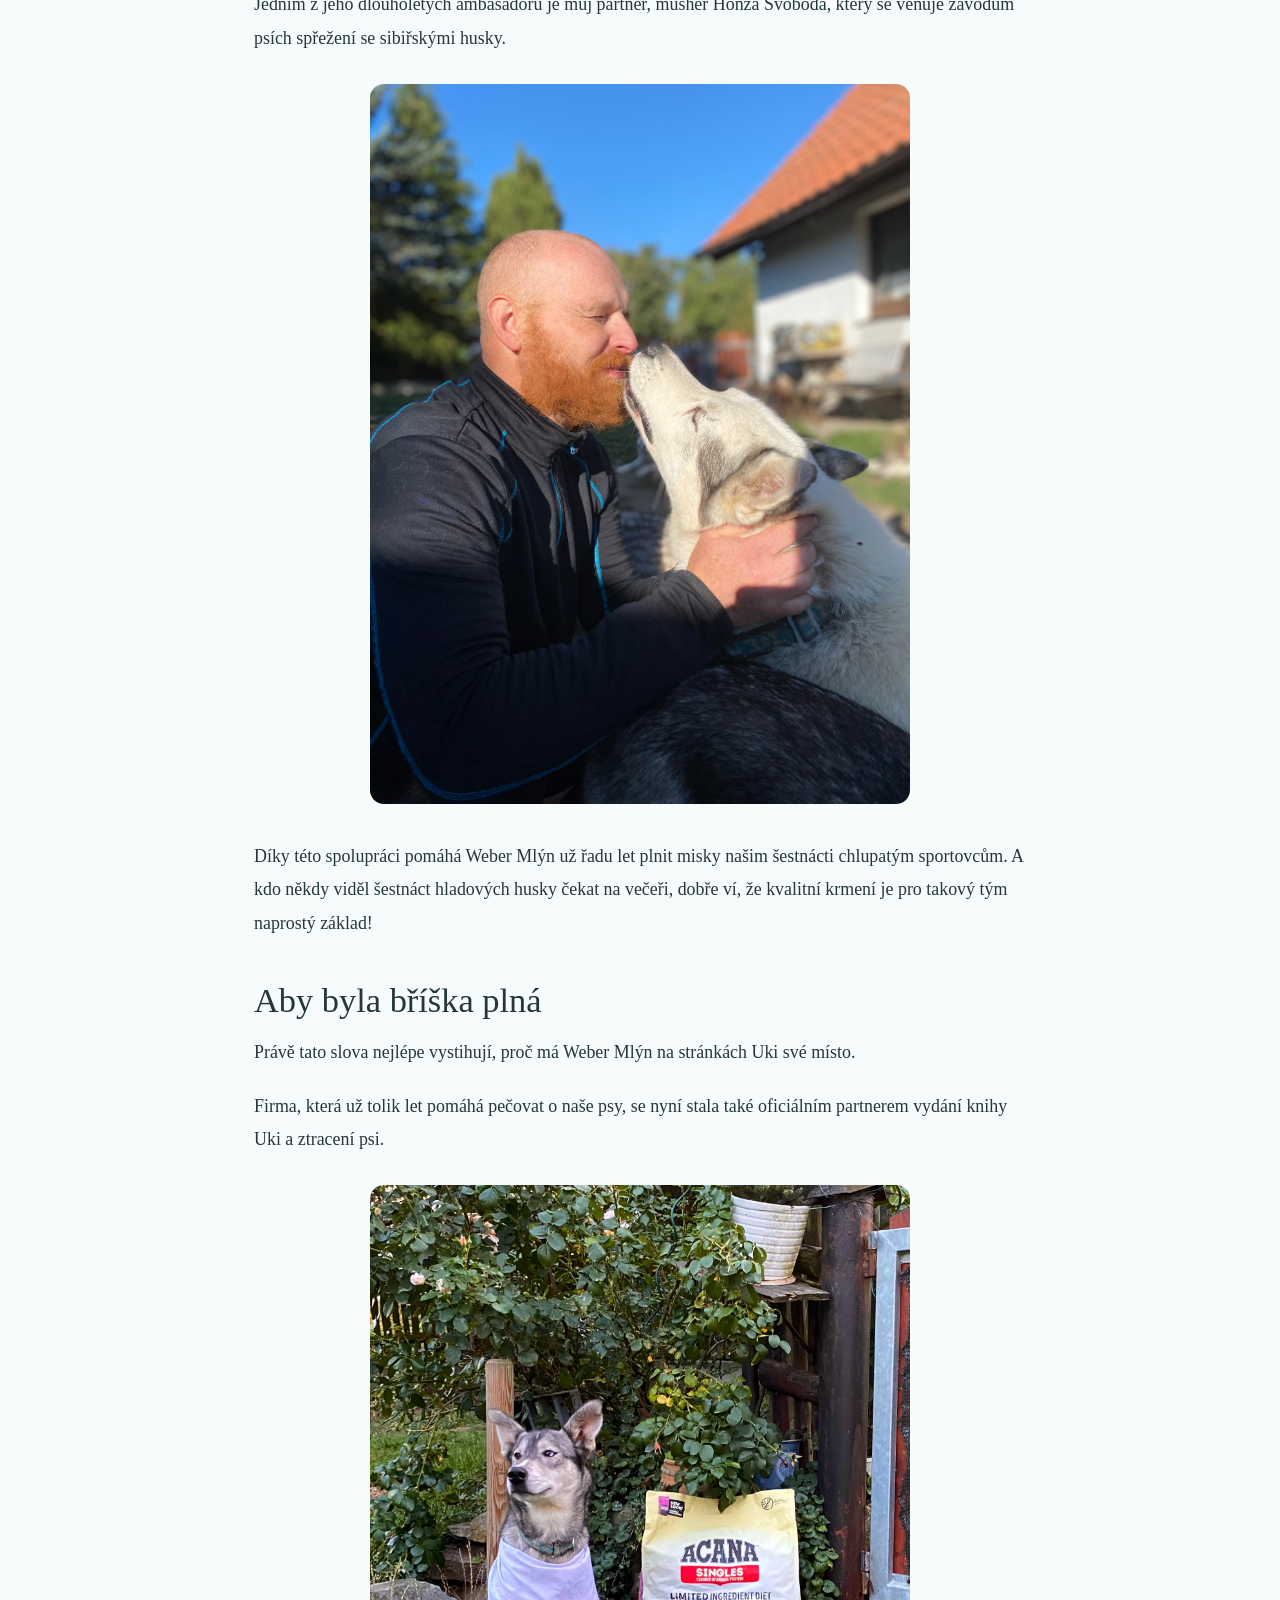
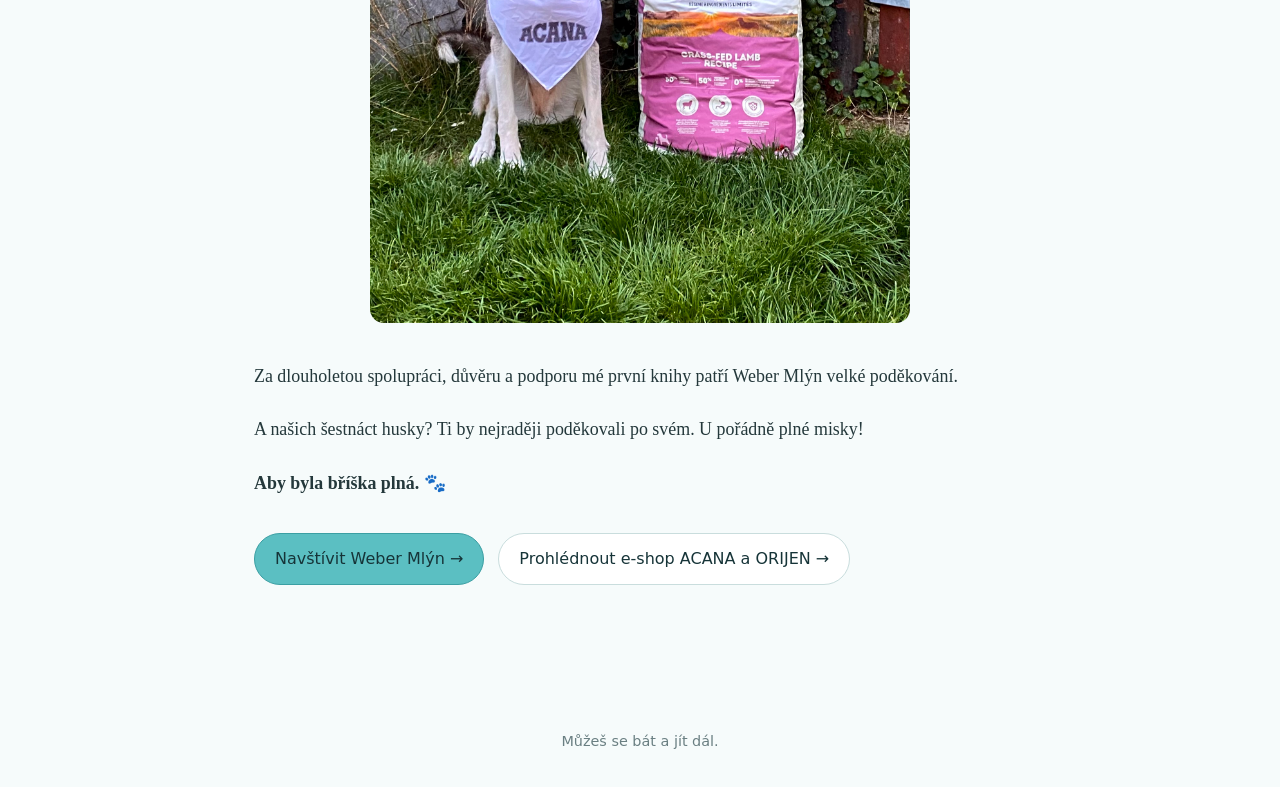
<file: weber-mlyn.html>
<!doctype html>
<html lang="cs"><head><meta charset="utf-8"><meta name="viewport" content="width=device-width,initial-scale=1">
<meta name="description" content="Weber Mlýn, oficiální partner knihy Uki a ztracení psi. Aby byla bříška plná.">
<title>Weber Mlýn – oficiální partner knihy Uki a ztracení psi</title>
<link rel="stylesheet" href="style.css?v=7">
<style>
.weber-page{max-width:820px;margin:0 auto;padding:48px 24px 88px}
.weber-page h1{font-size:clamp(2.6rem,7vw,4.4rem);margin:.4rem 0 .15rem}
.weber-page h2{font-size:clamp(1.55rem,4vw,2.15rem);margin:2.6rem 0 1rem}
.weber-page p{font-family:Georgia,serif;font-size:1.12rem;line-height:1.85;margin:0 0 1.3rem}
.weber-page .weber-subtitle{font-size:clamp(1.3rem,4vw,1.8rem);color:var(--turq-dark);margin:0 0 2rem}
.weber-logo{max-width:450px;margin:25px auto 38px;text-align:center}
.weber-logo img{width:100%;height:auto;display:block}
.weber-photo{max-width:640px;margin:1.8rem auto 2.3rem;text-align:center}
.weber-photo img{display:block;width:100%;height:auto;border-radius:14px}
.weber-photo.portrait{max-width:540px}
.weber-actions{display:flex;flex-wrap:wrap;gap:14px;margin:32px 0}
.weber-actions .button{min-height:52px}
@media(max-width:620px){.weber-page{padding:34px 20px 70px}.weber-actions{flex-direction:column}.weber-actions .button{width:100%}}
</style></head>
<body><div class="page"><header class="topbar"><a class="brand" href="index.html">UKI</a><a class="back" href="sillanmaa.html">← Zpět do Sillanmaa</a></header>
<main class="weber-page">
<div class="kicker">OFICIÁLNÍ PARTNER KNIHY UKI A ZTRACENÍ PSI</div>
<h1>Weber Mlýn</h1>
<p class="weber-subtitle">Aby byla bříška plná.</p>
<figure class="weber-logo"><img src="assets/IMG_3205.jpeg" alt="Společné logo Weber Mlýn, ACANA a ORIJEN"></figure>
<h2>Kvalitní výživa s tradicí</h2>
<p>Příběh rodinné firmy Weber Mlýn začíná v Hořovicích, v historickém Dvorském mlýně, který se v roce 1991 vrátil do rukou rodiny Weberových. Z původního obchodu s obilím a krmnými směsmi postupně vyrostla společnost, která dnes patří mezi významné dodavatele kvalitní výživy pro psy a kočky.</p>
<p>Weber Mlýn je výhradním dovozcem prémiových kanadských krmiv ACANA a ORIJEN do České republiky. Obě značky jsou známé vysokým podílem kvalitních živočišných surovin a důrazem na výživu odpovídající přirozeným potřebám psů a koček.</p>
<p>Kromě těchto značek nabízí Weber Mlýn také široký výběr dalších pečlivě vybíraných krmiv, pamlsků a chovatelských potřeb.</p>
<h2>Kde Weber Mlýn najdete?</h2>
<p>Firma sídlí v Hořovicích a provozuje čtyři vlastní kamenné prodejny – v Hořovicích, Berouně, Příbrami a Praze 5 – Stodůlkách. Její produkty jsou dostupné také prostřednictvím sítě autorizovaných prodejců po celé České republice.</p>
<p>Nakupovat lze pohodlně i online v e-shopu, který se zaměřuje na kvalitní a prověřené produkty pro každodenní péči o zvířata.</p>
<h2>Partner chovatelů a psích sportovců</h2>
<p>Weber Mlýn se dlouhodobě věnuje také podpoře chovatelů, kynologických klubů, útulků a sportovních týmů.</p>
<p>Jedním z jeho dlouholetých ambasadorů je můj partner, musher Honza Svoboda, který se věnuje závodům psích spřežení se sibiřskými husky.</p>
<figure class="weber-photo portrait"><img src="assets/IMG_2608.jpeg" alt="Honza Svoboda se sibiřským huskym" loading="lazy" decoding="async"></figure>
<p>Díky této spolupráci pomáhá Weber Mlýn už řadu let plnit misky našim šestnácti chlupatým sportovcům. A kdo někdy viděl šestnáct hladových husky čekat na večeři, dobře ví, že kvalitní krmení je pro takový tým naprostý základ!</p>
<h2>Aby byla bříška plná</h2>
<p>Právě tato slova nejlépe vystihují, proč má Weber Mlýn na stránkách Uki své místo.</p>
<p>Firma, která už tolik let pomáhá pečovat o naše psy, se nyní stala také oficiálním partnerem vydání knihy Uki a ztracení psi.</p>
<figure class="weber-photo portrait"><img src="assets/IMG_2449.jpeg" alt="Sibiřský husky s šátkem ACANA vedle pytle krmiva ACANA" loading="lazy" decoding="async"></figure>
<p>Za dlouholetou spolupráci, důvěru a podporu mé první knihy patří Weber Mlýn velké poděkování.</p>
<p>A našich šestnáct husky? Ti by nejraději poděkovali po svém. U pořádně plné misky!</p>
<p><strong>Aby byla bříška plná. 🐾</strong></p>
<div class="weber-actions"><a class="button" href="https://www.weber-mlyn.cz/" target="_blank" rel="noopener noreferrer">Navštívit Weber Mlýn →</a><a class="button secondary" href="https://www.acanaorijen.cz/" target="_blank" rel="noopener noreferrer">Prohlédnout e-shop ACANA a ORIJEN →</a></div>
</main><footer class="footer">Můžeš se bát a jít dál.</footer></div></body></html>
</file>
<file: style.css>
:root{
  --ice:#f6fbfb;
  --snow:#ffffff;
  --mist:#e7f1f1;
  --line:#c9dddd;
  --turq:#5bbfc2;
  --turq-dark:#3b9fa3;
  --ink:#24383b;
  --muted:#6a7f82;
  --warm:#f3e7c2;
}
*{box-sizing:border-box}
html{scroll-behavior:smooth}
body{
  margin:0;
  font-family:Inter, ui-sans-serif, system-ui, -apple-system, BlinkMacSystemFont, "Segoe UI", sans-serif;
  color:var(--ink);
  background:var(--ice);
}
a{color:inherit;text-decoration:none}
button,a.button{
  font:inherit;
}
.page{
  min-height:100vh;
  display:flex;
  flex-direction:column;
}
.screen{
  min-height:100vh;
  display:grid;
  place-items:center;
  padding:32px 20px;
  position:relative;
  overflow:hidden;
}
.screen::before,
.screen::after{
  content:"";
  position:absolute;
  width:10px;
  height:75%;
  background:rgba(255,255,255,.88);
  border-radius:60%;
  transform:rotate(4deg);
  top:-5%;
  right:14%;
  box-shadow:44px 38px 0 -2px rgba(255,255,255,.68);
  pointer-events:none;
}
.screen::after{
  width:220px;
  height:220px;
  border-radius:50%;
  background:rgba(91,191,194,.09);
  box-shadow:none;
  top:auto;
  right:-80px;
  bottom:-70px;
}
.enter-wrap{
  position:relative;
  z-index:2;
  display:grid;
  justify-items:center;
  gap:26px;
  text-align:center;
}
.book-cover{
  width:min(54vw,320px);
  aspect-ratio:2/3;
  border:1px solid var(--line);
  background:
    linear-gradient(180deg,rgba(255,255,255,.82),rgba(224,239,239,.95)),
    linear-gradient(145deg,var(--snow),var(--mist));
  border-radius:8px;
  box-shadow:0 20px 50px rgba(36,56,59,.10);
  display:grid;
  place-items:center;
  padding:24px;
  position:relative;
  overflow:hidden;
}
.book-cover .uki{
  font-family:Georgia, serif;
  font-size:clamp(3.5rem,12vw,6.4rem);
  line-height:.8;
  color:var(--turq);
  letter-spacing:-.06em;
}
.book-cover small{
  position:absolute;
  bottom:22px;
  color:var(--muted);
  letter-spacing:.14em;
  text-transform:uppercase;
}
.button{
  display:inline-flex;
  align-items:center;
  justify-content:center;
  min-height:48px;
  padding:0 20px;
  border-radius:999px;
  border:1px solid var(--turq-dark);
  background:var(--turq);
  color:#163438;
  font-weight:750;
  cursor:pointer;
  transition:transform .18s ease, background .18s ease;
}
.button.secondary{
  background:var(--snow);
  border-color:var(--line);
}
.button:hover{transform:translateY(-1px)}
.motto{
  max-width:780px;
  text-align:center;
  z-index:2;
}
.motto h1{
  font-family:Georgia, serif;
  font-weight:400;
  font-size:clamp(2.1rem,7vw,4.8rem);
  margin:0 0 42px;
}
.motto .next{
  opacity:.92;
}
.topbar{
  width:min(1120px,calc(100% - 32px));
  margin:20px auto 0;
  display:flex;
  justify-content:space-between;
  align-items:center;
  gap:16px;
}
.brand{
  font-family:Georgia,serif;
  font-size:1.4rem;
  color:var(--turq-dark);
  font-weight:700;
}
.back{
  color:var(--muted);
  font-size:.95rem;
}
.content{
  width:min(1040px,calc(100% - 36px));
  margin:0 auto;
  padding:64px 0 80px;
}
.kicker{
  text-transform:uppercase;
  letter-spacing:.18em;
  color:var(--muted);
  font-weight:800;
  font-size:.74rem;
}
h1,h2{
  font-family:Georgia,serif;
  font-weight:500;
}
.content h1{
  font-size:clamp(2.1rem,6vw,4rem);
  margin:.3rem 0 1rem;
}
.lead{
  max-width:720px;
  font-size:1.13rem;
  line-height:1.75;
  color:#42595c;
}
.crossroads{
  width:min(1000px,calc(100% - 36px));
  margin:0 auto;
  padding:50px 0 80px;
}
.crossroads-head{
  text-align:center;
  margin-bottom:42px;
}
.crossroads-head h1{
  font-size:clamp(2.2rem,6vw,4.2rem);
  margin:.25rem 0 .65rem;
}
.crossroads-grid{
  display:grid;
  grid-template-columns:repeat(3,minmax(0,1fr));
  gap:18px;
}
.cross-card{
  min-height:190px;
  border:1px solid var(--line);
  background:rgba(255,255,255,.72);
  border-radius:20px;
  padding:24px;
  display:flex;
  flex-direction:column;
  justify-content:flex-end;
  transition:transform .18s ease,border-color .18s ease,background .18s ease;
  position:relative;
  overflow:hidden;
}
.cross-card::before{
  content:"";
  position:absolute;
  top:18px;
  right:20px;
  width:32px;
  height:32px;
  border-top:1px solid var(--turq);
  border-right:1px solid var(--turq);
  opacity:.7;
}
.cross-card:hover{
  transform:translateY(-3px);
  border-color:#8fc8ca;
  background:#fff;
}
.cross-card h2{
  margin:0 0 7px;
  font-size:1.55rem;
}
.cross-card p{
  margin:0;
  color:var(--muted);
  line-height:1.5;
}
.cards{
  margin-top:34px;
  display:grid;
  grid-template-columns:repeat(3,minmax(0,1fr));
  gap:18px;
}
.card{
  border:1px solid var(--line);
  border-radius:18px;
  background:rgba(255,255,255,.76);
  padding:22px;
}
.card h2{margin:.1rem 0 .6rem}
.placeholder{
  border:1px dashed #a8c9ca;
  background:linear-gradient(145deg,#fafdfe,#e4f0ef);
  border-radius:18px;
  min-height:210px;
  display:grid;
  place-items:center;
  color:var(--muted);
  text-align:center;
  padding:24px;
}
.gallery{
  margin-top:34px;
  display:grid;
  grid-template-columns:repeat(3,minmax(0,1fr));
  gap:16px;
}
.gallery .placeholder{aspect-ratio:4/3;min-height:0}
.audio-box{
  margin-top:36px;
  max-width:680px;
  border:1px solid var(--line);
  background:#fff;
  border-radius:20px;
  padding:24px;
}
.audio-row{
  display:flex;
  gap:16px;
  align-items:center;
}
.play{
  width:48px;height:48px;border-radius:50%;border:1px solid var(--turq-dark);
  background:var(--turq);cursor:pointer;font-size:1rem;
}
.progress{
  height:4px;background:var(--mist);border-radius:999px;margin-top:18px;overflow:hidden
}
.progress span{
  display:block;height:100%;width:0;background:var(--turq);transition:width .35s ease
}
.timeline{
  margin-top:36px;
  display:grid;
  gap:16px;
}
.timeline .card{display:grid;grid-template-columns:64px 1fr;gap:18px}
.num{
  font-family:Georgia,serif;
  font-size:2rem;
  color:var(--turq-dark);
}
.events{
  margin-top:34px;
  border-top:1px solid var(--line);
}
.event{
  display:grid;
  grid-template-columns:90px 1fr;
  gap:18px;
  padding:22px 0;
  border-bottom:1px solid var(--line);
}
.event-date{
  font-weight:800;
  color:var(--turq-dark);
}
.quote{
  margin-top:32px;
  max-width:720px;
  border-left:3px solid var(--turq);
  padding-left:20px;
  font-family:Georgia,serif;
  font-size:1.35rem;
  line-height:1.55;
}
.footer{
  margin-top:auto;
  padding:28px 18px 38px;
  text-align:center;
  color:var(--muted);
  font-size:.9rem;
}
.fade-in{animation:fade .7s ease both}
@keyframes fade{from{opacity:0;transform:translateY(6px)}to{opacity:1;transform:none}}
@media (max-width:760px){
  .crossroads-grid,.cards,.gallery{grid-template-columns:1fr}
  .topbar{margin-top:14px}
  .content{padding-top:46px}
}
@media (prefers-reduced-motion:reduce){
  *{scroll-behavior:auto!important;animation:none!important;transition:none!important}
}


/* --- Vstupní stránka podle skutečné obálky Uki --- */
.cover-screen{
  background:
    radial-gradient(circle at 28% 20%, rgba(45,180,181,.18), transparent 28%),
    radial-gradient(circle at 72% 18%, rgba(24,88,105,.12), transparent 34%),
    linear-gradient(180deg,#edf6f5 0%,#f7fbfb 66%,#eef5f4 100%);
}
.cover-screen::before{
  opacity:.45;
}
.real-cover-wrap{
  width:min(58vw,340px);
  border-radius:7px;
  overflow:hidden;
  box-shadow:0 22px 55px rgba(21,55,63,.18);
  border:1px solid rgba(80,133,140,.20);
  background:#fff;
}
.real-cover{
  display:block;
  width:100%;
  height:auto;
}
.enter-sillanmaa{
  background:#6cced0;
  color:#173b40;
  border-color:#449ea3;
  box-shadow:0 7px 22px rgba(45,134,140,.12);
}
.enter-sillanmaa:hover{
  background:#79d5d6;
}
@media (max-width:560px){
  .real-cover-wrap{width:min(76vw,320px)}
}


/* --- Jak vznikla Uki --- */
.story-block{
  max-width:780px;
  margin-top:34px;
  font-family:Georgia,serif;
  font-size:1.14rem;
  line-height:1.9;
  color:#354b4e;
}
.story-block p{margin:0 0 1.35rem}
.story-block blockquote{
  margin:28px 0;
  padding:18px 22px;
  border-left:3px solid var(--turq);
  background:rgba(255,255,255,.62);
  font-size:1.35rem;
  font-style:italic;
}
.story-emphasis{
  font-size:1.35rem;
  color:var(--turq-dark);
}
.story-ending{
  font-size:1.28rem;
}
.origin-gallery,
.timeline-section{
  margin-top:64px;
}
.origin-gallery h2{
  font-size:clamp(1.8rem,4vw,2.6rem);
  margin:.3rem 0 .8rem;
}


/* --- Původní ilustrace Uki --- */
.origin-images{display:grid;grid-template-columns:1fr 1fr;gap:26px;margin-top:28px;align-items:start}
.origin-images figure{margin:0;background:rgba(255,255,255,.68);padding:12px;border:1px solid rgba(80,133,140,.18);border-radius:12px}
.origin-images img{display:block;width:100%;height:auto;border-radius:7px}
.origin-images figcaption{text-align:center;color:var(--muted);font-size:.88rem;padding:10px 4px 2px}

/* --- Pointa / kampaň --- */
.campaign-actions{margin:58px auto 0;max-width:780px;display:flex;flex-wrap:wrap;justify-content:center;gap:14px;text-align:center}
.campaign-button{min-width:250px;background:#6cced0;color:#173b40;border-color:#449ea3}
.campaign-button-alt{background:transparent;color:var(--turq-dark);border:1px solid var(--turq)}
.campaign-note{flex-basis:100%;margin:8px auto 0;color:var(--muted);font-size:.92rem;line-height:1.55}
@media (max-width:760px){.origin-images{grid-template-columns:1fr}.campaign-actions{margin-top:42px}.campaign-button{width:100%}}

/* --- doplnění: kniha, PDF ukázka a cesta na sever --- */
.book-section,
.sample-box,
.travel-teaser {
  margin-top: 2.6rem;
}
.cms-prose p {
  margin: 0 0 1em;
}
.sample-box {
  padding: 2rem;
  border: 1px solid rgba(30, 48, 55, .14);
  border-radius: 24px;
  background: rgba(255,255,255,.55);
}
.sample-box .button { margin-top: .8rem; }
.muted { opacity: .62; font-size: .95rem; }
.travel-teaser {
  max-width: 760px;
  margin-inline: auto;
  text-align: center;
  padding: 2.4rem 2rem;
  border-top: 1px solid rgba(30,48,55,.14);
}
.travel-teaser p { max-width: 580px; margin: .8rem auto 1.5rem; }
.travel-page .quote { margin: 2rem 0; }
@media (max-width: 640px) {
  .sample-box, .travel-teaser { padding: 1.4rem 1rem; }
}


/* CMS galerie a poslech */
.cms-gallery{align-items:start}
.gallery-item{margin:0;background:rgba(255,255,255,.72);border:1px solid rgba(28,60,67,.12);border-radius:16px;overflow:hidden;box-shadow:0 12px 34px rgba(20,48,54,.08)}
.gallery-item img{display:block;width:100%;height:auto;aspect-ratio:4/3;object-fit:cover;background:#f3f6f5}
.gallery-item figcaption{padding:14px 16px 16px;display:grid;gap:5px;color:var(--muted);line-height:1.45}
.gallery-item figcaption strong{color:var(--ink);font-size:1rem}
.gallery-item figcaption span{font-size:.92rem}
.gallery-empty{text-align:center;margin:28px auto}
.listen-page{max-width:900px}
.listen-section{margin:34px 0 46px;padding:28px;border:1px solid rgba(28,60,67,.12);border-radius:20px;background:rgba(255,255,255,.58)}
.listen-section h2{margin:.3rem 0 .6rem}
.cms-audio audio{display:block;width:100%;margin-top:18px}
.youtube-wrap{position:relative;width:100%;aspect-ratio:16/9;margin-top:20px;border-radius:18px;overflow:hidden;background:#111;box-shadow:0 14px 35px rgba(18,42,48,.12)}
.youtube-wrap iframe{position:absolute;inset:0;width:100%;height:100%;border:0}
.text-link{display:inline-block;margin-top:8px;color:var(--turq-dark);font-weight:700;text-decoration:none}
.text-link:hover{text-decoration:underline}
@media (max-width:760px){.listen-section{padding:22px 18px}.gallery-item img{aspect-ratio:auto}}


/* --- definitivní oprava CMS galerie: celý obraz i na desktopu --- */
.cms-gallery > .gallery-item{
  display:flex;
  flex-direction:column;
  width:100%;
  max-width:320px;
  overflow:hidden;
}
.cms-gallery > .gallery-item > img{
  display:block !important;
  width:100% !important;
  height:330px !important;
  max-width:none !important;
  max-height:none !important;
  margin:0 !important;
  padding:6px !important;
  box-sizing:border-box !important;
  object-fit:contain !important;
  object-position:center center !important;
  background:#fff !important;
}
.cms-gallery > .gallery-item > figcaption{
  margin-top:auto;
}
@media (max-width:620px){
  .cms-gallery > .gallery-item > img{
    height:250px !important;
    padding:5px !important;
  }
}
/* =========================================================
   SILLANMAA — NOČNÍ REŽIM
   ========================================================= */

.sillanmaa-page {
  position: relative;
  overflow-x: hidden;
}

.sillanmaa-page .page {
  position: relative;
  z-index: 2;
}

/* Vrstva noční oblohy */
.sillanmaa-page .night-sky {
  position: fixed;
  inset: 0;
  z-index: 0;
  pointer-events: none;
  opacity: 0;
  overflow: hidden;

  background:
    radial-gradient(
      circle at 50% 15%,
      rgba(47, 88, 111, 0.24),
      transparent 44%
    ),
    linear-gradient(
      180deg,
      #071926 0%,
      #0a2230 48%,
      #102c38 100%
    );

  transition: opacity 3s ease;
}

/* Zapnutí noci */
.sillanmaa-page.is-night {
  background: #071926;
  color: #eef7f7;
}

.sillanmaa-page.is-night .night-sky {
  opacity: 1;
}

.sillanmaa-page.is-night .page {
  background: transparent;
}

/* Texty */
.sillanmaa-page.is-night .brand {
  color: #6fd1cf;
}

.sillanmaa-page.is-night .back,
.sillanmaa-page.is-night .lead,
.sillanmaa-page.is-night .campaign-note,
.sillanmaa-page.is-night .travel-teaser p,
.sillanmaa-page.is-night .footer {
  color: rgba(232, 244, 246, 0.74);
}

.sillanmaa-page.is-night .kicker {
  color: #6fd1cf;
}

.sillanmaa-page.is-night .crossroads-head h1,
.sillanmaa-page.is-night .cross-card h2,
.sillanmaa-page.is-night .travel-teaser h2 {
  color: #f7fbfb;
}

/* Karty */
.sillanmaa-page.is-night .cross-card {
  background: rgba(7, 28, 40, 0.58);
  border-color: rgba(112, 197, 201, 0.28);
  box-shadow:
    0 18px 45px rgba(0, 0, 0, 0.14),
    inset 0 1px 0 rgba(255, 255, 255, 0.025);

  backdrop-filter: blur(10px);
  -webkit-backdrop-filter: blur(10px);
}

.sillanmaa-page.is-night .cross-card p {
  color: rgba(232, 244, 246, 0.78);
}

.sillanmaa-page.is-night .cross-card::after {
  border-color: rgba(111, 209, 207, 0.85);
}

.sillanmaa-page.is-night .cross-card:hover {
  background: rgba(10, 39, 53, 0.68);
  border-color: rgba(111, 209, 207, 0.48);
}

/* Travel blok */
.sillanmaa-page.is-night .travel-teaser {
  background: rgba(8, 30, 42, 0.42);
  border-color: rgba(112, 197, 201, 0.2);
}

/* Tlačítka */
.sillanmaa-page.is-night .button {
  box-shadow: none;
}

.sillanmaa-page.is-night .button.secondary {
  color: #eaf8f8;
  border-color: rgba(111, 209, 207, 0.5);
  background: rgba(8, 33, 45, 0.5);
}

/* =========================================================
   POLÁRNÍ ZÁŘE
   ========================================================= */

.sillanmaa-page .aurora {
  position: absolute;
  top: -18vh;
  left: -20vw;
  width: 140vw;
  height: 110vh;

  opacity: 0;
  filter: blur(28px);

  transform-origin: center top;
  transition:
    opacity 42s ease-in-out,
    transform 58s ease-in-out;
}

/* Hlavní zelenotyrkysová záře */
.sillanmaa-page .aurora-one {
  background:
    radial-gradient(
      ellipse at 38% 30%,
      rgba(84, 221, 189, 0.34) 0%,
      rgba(62, 182, 169, 0.22) 24%,
      transparent 58%
    );

  transform:
    rotate(-10deg)
    scaleX(0.9)
    translateY(-3%);
}

/* Druhý závoj */
.sillanmaa-page .aurora-two {
  background:
    radial-gradient(
      ellipse at 67% 34%,
      rgba(87, 208, 189, 0.25) 0%,
      rgba(54, 144, 159, 0.16) 30%,
      transparent 61%
    );

  transform:
    rotate(11deg)
    scaleX(0.82)
    translateY(5%);
}

/* Slabý studený nádech */
.sillanmaa-page .aurora-three {
  background:
    radial-gradient(
      ellipse at 50% 18%,
      rgba(107, 128, 205, 0.14) 0%,
      rgba(89, 104, 173, 0.08) 31%,
      transparent 64%
    );

  transform:
    rotate(-3deg)
    scaleX(1.08);
}

/* Záře se začne objevovat */
.sillanmaa-page.is-night.aurora-visible .aurora {
  opacity: 1;
}

.sillanmaa-page.is-night.aurora-visible .aurora-one {
  transform:
    rotate(-6deg)
    scaleX(1.04)
    translateY(5%);
}

.sillanmaa-page.is-night.aurora-visible .aurora-two {
  transform:
    rotate(7deg)
    scaleX(0.94)
    translateY(-1%);
}

.sillanmaa-page.is-night.aurora-visible .aurora-three {
  transform:
    rotate(2deg)
    scaleX(1.14)
    translateY(3%);
}

/* Maximum — stále jemné, žádná diskotéka */
.sillanmaa-page.is-night.aurora-peak .aurora-one {
  opacity: 0.88;
}

.sillanmaa-page.is-night.aurora-peak .aurora-two {
  opacity: 0.72;
}

.sillanmaa-page.is-night.aurora-peak .aurora-three {
  opacity: 0.58;
}

/* Statická varianta při omezeném pohybu */
.sillanmaa-page.is-night.aurora-static .aurora-one {
  opacity: 0.22;
}

.sillanmaa-page.is-night.aurora-static .aurora-two {
  opacity: 0.14;
}

.sillanmaa-page.is-night.aurora-static .aurora-three {
  opacity: 0.08;
}

/* Mobil */
@media (max-width: 760px) {
  .sillanmaa-page .aurora {
    top: -10vh;
    left: -45vw;
    width: 190vw;
    height: 105vh;
    filter: blur(24px);
  }

  .sillanmaa-page.is-night .cross-card {
    background: rgba(7, 28, 40, 0.64);
  }
}
/* FINÁLNÍ TVAR AURORY */

.sillanmaa-page .aurora-one,
.sillanmaa-page .aurora-two,
.sillanmaa-page .aurora-three {
  opacity: 0;
  mix-blend-mode: screen;
}

.sillanmaa-page .aurora-one {
  top: -8vh;
  left: -18vw;
  width: 150vw;
  height: 85vh;
  filter: blur(18px);

  background:
    linear-gradient(
      105deg,
      transparent 6%,
      rgba(70, 235, 185, 0.00) 15%,
      rgba(70, 235, 185, 0.22) 23%,
      rgba(100, 240, 200, 0.42) 30%,
      rgba(57, 205, 181, 0.18) 38%,
      transparent 47%,
      rgba(84, 220, 194, 0.18) 58%,
      rgba(95, 233, 205, 0.34) 66%,
      transparent 77%
    );

  transform: rotate(-7deg) skewX(-9deg);
}

.sillanmaa-page .aurora-two {
  top: -14vh;
  left: -25vw;
  width: 160vw;
  height: 92vh;
  filter: blur(24px);

  background:
    linear-gradient(
      82deg,
      transparent 12%,
      rgba(62, 160, 190, 0.00) 21%,
      rgba(63, 193, 190, 0.18) 31%,
      rgba(88, 225, 190, 0.32) 39%,
      transparent 48%,
      rgba(77, 182, 204, 0.16) 61%,
      rgba(81, 204, 190, 0.28) 70%,
      transparent 82%
    );

  transform: rotate(5deg) skewX(8deg);
}

.sillanmaa-page .aurora-three {
  top: -18vh;
  left: -10vw;
  width: 135vw;
  height: 78vh;
  filter: blur(30px);

  background:
    linear-gradient(
      115deg,
      transparent 18%,
      rgba(86, 110, 190, 0.00) 28%,
      rgba(92, 130, 205, 0.13) 39%,
      rgba(84, 166, 197, 0.20) 48%,
      transparent 61%,
      rgba(107, 102, 190, 0.10) 70%,
      transparent 80%
    );

  transform: rotate(-3deg);
}

.sillanmaa-page.is-night.aurora-visible .aurora-one {
  opacity: 0.78;
  transform: rotate(-4deg) skewX(-5deg) translateY(4%);
}

.sillanmaa-page.is-night.aurora-visible .aurora-two {
  opacity: 0.58;
  transform: rotate(2deg) skewX(5deg) translateY(-2%);
}

.sillanmaa-page.is-night.aurora-visible .aurora-three {
  opacity: 0.38;
  transform: rotate(1deg) translateY(3%);
}

.sillanmaa-page.is-night.aurora-peak .aurora-one {
  opacity: 0.95;
}

.sillanmaa-page.is-night.aurora-peak .aurora-two {
  opacity: 0.72;
}

.sillanmaa-page.is-night.aurora-peak .aurora-three {
  opacity: 0.48;
}
/* FINÁLNÍ RYCHLOST POHYBU AURORY */
.sillanmaa-page .aurora {
  transition:
    opacity 30s ease-in-out,
    transform 38s ease-in-out;
}

/* =========================================================
   TULI V POLÁRNÍ ZÁŘI
   ========================================================= */

.sillanmaa-page .tuli-ghost {
  position: absolute;
  top: 11%;
  left: 50%;
  width: min(48vw, 220px);
  height: auto;

  transform: translateX(-50%) scale(0.94);

  opacity: 0;
  filter: blur(0.14px);
  mix-blend-mode: screen;

  pointer-events: none;

  transition:
    opacity 0.35s ease-in-out,
    transform 2s ease-out;
}

/* Tuli se ukáže jen na dvě sekundy na vrcholu */
.sillanmaa-page.is-night.tuli-visible .tuli-ghost {
  opacity: 0.088;
  transform: translateX(-50%) scale(1);
}

@media (max-width: 760px) {
  .sillanmaa-page .tuli-ghost {
    top: 12%;
    width: min(55vw, 300px);
  }
}
/* Bílý los – vstup do Sillanmaa */
.vstup-page .screen::before {
  display: none;
}

.vstup-page .screen::after {
  content: "";
  position: absolute;
  top: auto;
  right: -70px;
  bottom: -40px;
  width: min(58vw, 680px);
  height: min(78vh, 760px);
  border-radius: 0;
  transform: none;
  box-shadow: none;
  background: url("media/illustrations/image3.png") center 62% / auto 135% no-repeat;
  opacity: 0.62;
  z-index: 1;
  pointer-events: none;
}

@media (max-width: 700px) {
  .vstup-page .screen::after {
    right: -120px;
    bottom: -85px;
    width: 430px;
    height: 520px;
    background-size: auto 140%;
    background-position: center 62%;
    opacity: 0.44;
  }
}
/* --- O autorce --- */
.author-medallion{
  margin-top:64px;
}

.author-box{
  display:grid;
  grid-template-columns:260px 1fr;
  gap:32px;
  align-items:start;
  margin-top:22px;
}

.author-photo{
  width:100%;
  max-width:260px;
}

.author-photo img{
  display:block;
  width:100%;
  height:auto;
  aspect-ratio:1/1;
  object-fit:cover;
  border-radius:18px;
  border:1px solid rgba(80,133,140,.18);
  box-shadow:0 14px 34px rgba(20,48,54,.10);
}

.author-text h2{
  margin-top:0;
}

@media (max-width:760px){
  .author-box{
    grid-template-columns:1fr;
    gap:22px;
  }

  .author-photo{
    max-width:220px;
    margin:0 auto;
  }
}

/* --- Vstup do Sillanmaa: tma, sníh a mlha --- */
.vstup-page{min-height:100vh;color:#edf8f7;background:#07131b}
.vstup-page .screen{min-height:100svh;isolation:isolate;overflow:hidden;color:#edf8f7;background:radial-gradient(ellipse at 50% 24%,rgba(37,104,112,.44),transparent 48%),radial-gradient(ellipse at 76% 12%,rgba(104,143,177,.18),transparent 42%),linear-gradient(180deg,#081720 0%,#102b36 56%,#d5e6e6 100%)}
.vstup-page .screen::before{display:none}
.vstup-page .screen::after{opacity:.42;filter:brightness(1.16) saturate(.68)}
.entry-snow{position:absolute;z-index:2;inset:0;overflow:hidden;pointer-events:none;opacity:.74}
.vstup-page.js .entry-fog{animation:entry-fog-arrive 1.8s ease .2s both}
@keyframes entry-fog-arrive{from{opacity:0}to{opacity:.82}}
.entry-fog{position:absolute;z-index:3;inset:-12% -18%;pointer-events:none;overflow:hidden;opacity:.82;filter:blur(7px);transition:opacity .7s ease,transform .9s ease}
.entry-fog::before,.entry-fog::after,.entry-fog__bank{content:"";position:absolute;display:block;width:78vw;height:37vh;min-height:220px;border-radius:50%;background:radial-gradient(ellipse at center,rgba(231,246,246,.74) 0%,rgba(198,222,224,.48) 34%,rgba(162,195,199,.12) 63%,transparent 74%);filter:blur(24px);animation:entry-fog-drift 15s ease-in-out infinite alternate}
.entry-fog::before{left:-12%;top:35%}.entry-fog::after{right:-15%;top:52%;animation-delay:-7s;opacity:.82}.entry-fog__bank{left:21%;top:68%;width:90vw;height:29vh;animation-delay:-4s;opacity:.78}
.vstup-page .motto{z-index:5;position:relative;width:min(720px,100%);padding:24px 14px;color:#f3fbfa;text-shadow:0 2px 26px rgba(4,21,28,.42)}
.vstup-page .uki-rune{opacity:.34;filter:brightness(1.55)}
.entry-motto-first{margin:0 0 18px;font-family:Georgia,serif;font-weight:400;font-size:clamp(2.3rem,8vw,5.15rem);line-height:1.08;letter-spacing:-.025em;opacity:1}
.entry-next{display:inline-flex;align-items:center;justify-content:center;min-height:54px;padding:9px 18px;border:1px solid transparent;border-radius:999px;color:#f3fbfa;font-family:Georgia,serif;font-size:clamp(1.55rem,5vw,2.45rem);line-height:1.2;text-shadow:inherit;text-decoration:none;opacity:1;transition:opacity .8s ease,background .5s ease,color .5s ease,transform .25s ease,box-shadow .5s ease,border-color .5s ease}
.vstup-page.js .entry-motto-first{animation:entry-first 2.1s ease .35s both}
.vstup-page.js .entry-next{opacity:0;pointer-events:none;transform:translateY(8px)}
.vstup-page.js .entry-next.is-visible{opacity:1;pointer-events:none;transform:none}
.vstup-page.js .entry-next.is-ready{pointer-events:auto;min-height:52px;padding:10px 24px;border-color:#87dadd;background:#65c6c8;color:#102c32;font-family:Inter,ui-sans-serif,system-ui,-apple-system,"Segoe UI",sans-serif;font-size:1.05rem;font-weight:750;text-shadow:none;box-shadow:0 8px 28px rgba(2,17,23,.24)}
.vstup-page.js .entry-next.is-ready:hover{background:#82d9d9;transform:translateY(-2px)}
.vstup-page.js.is-leaving .entry-fog{opacity:1;transform:scale(1.12)}
.vstup-page.js.is-leaving .entry-snow{opacity:.16}
.entry-next:focus-visible{outline:3px solid #fff;outline-offset:5px}
@keyframes entry-first{0%{opacity:0;filter:blur(7px);transform:translateY(8px)}25%,57%{opacity:1;filter:blur(0);transform:none}100%{opacity:0;filter:blur(6px);transform:translateY(-5px)}}
@keyframes entry-fog-drift{0%{transform:translate3d(-4%,3%,0) scale(.94)}100%{transform:translate3d(7%,-5%,0) scale(1.08)}}
@keyframes entry-snow-drift{from{background-position:12px 8px,42px 54px,91px 28px}to{background-position:28px 180px,10px 310px,144px 250px}}
.entry-snow .snowflake{position:absolute;top:0;left:var(--snow-x);width:var(--snow-size);height:var(--snow-size);border-radius:50%;background:radial-gradient(circle at 35% 30%,rgba(255,255,255,.98),rgba(218,237,240,.58) 72%);box-shadow:0 0 5px rgba(228,246,248,.46);opacity:var(--snow-alpha);animation:snowfall var(--snow-duration) linear var(--snow-delay) both;will-change:transform,opacity}
.entry-snow .snowflake.is-static{top:var(--snow-y);opacity:var(--snow-alpha);animation:none}
@keyframes snowfall{0%{transform:translate3d(0,-12vh,0) rotate(0deg);opacity:0}12%{opacity:var(--snow-alpha)}25%{transform:translate3d(calc(var(--snow-drift)*.3),16vh,0) rotate(70deg)}52%{transform:translate3d(calc(var(--snow-drift)*-.12),49vh,0) rotate(165deg)}78%{transform:translate3d(calc(var(--snow-drift)*.62),79vh,0) rotate(255deg)}92%{opacity:var(--snow-alpha)}100%{transform:translate3d(var(--snow-drift),112vh,0) rotate(350deg);opacity:0}}
@media(prefers-reduced-motion:reduce){.entry-snow .snowflake{animation:none!important}}
.entry-fog-arrival{display:none}
html.uki-fog-arrival .entry-fog-arrival{display:block;position:fixed;z-index:1000;inset:0;overflow:hidden;background:rgba(197,220,222,.94);pointer-events:none;animation:none}
.entry-fog-arrival::before,.entry-fog-arrival::after{content:"";position:absolute;top:-20%;bottom:-20%;width:68%;border-radius:50%;background:radial-gradient(ellipse at center,rgba(245,251,250,.98) 0%,rgba(216,235,235,.94) 47%,rgba(169,201,204,.56) 75%,transparent 100%);filter:blur(22px)}
.entry-fog-arrival::before{left:-9%}.entry-fog-arrival::after{right:-9%}
html.uki-fog-arrival .entry-fog-arrival.is-opening{animation:arrival-backdrop 2.35s ease forwards}
html.uki-fog-arrival .entry-fog-arrival.is-opening::before{animation:arrival-left 2.35s cubic-bezier(.2,.72,.22,1) forwards}
html.uki-fog-arrival .entry-fog-arrival.is-opening::after{animation:arrival-right 2.35s cubic-bezier(.2,.72,.22,1) forwards}
.sillanmaa-page.is-night .entry-fog-arrival{background:rgba(7,22,32,.96)}
.sillanmaa-page.is-night .entry-fog-arrival::before,.sillanmaa-page.is-night .entry-fog-arrival::after{background:radial-gradient(ellipse at center,rgba(191,225,226,.88) 0%,rgba(84,139,150,.62) 44%,rgba(15,48,61,.22) 76%,transparent 100%)}
@keyframes arrival-backdrop{to{opacity:0}}@keyframes arrival-left{to{transform:translateX(-76%);opacity:0}}@keyframes arrival-right{to{transform:translateX(76%);opacity:0}}
@media(max-width:560px){.vstup-page .screen::after{opacity:.36;filter:brightness(1.12) saturate(.72);right:-120px;bottom:-85px}.entry-fog{inset:-10% -40%}.entry-fog::before,.entry-fog::after,.entry-fog__bank{width:115vw;height:31vh}.entry-fog::before{top:38%}.entry-fog::after{top:55%}.entry-fog__bank{left:2%;top:69%}.vstup-page .motto{padding-inline:10px}}
@media(prefers-reduced-motion:reduce){.vstup-page.js .entry-fog{animation:none;opacity:.72}.entry-snow,.entry-fog::before,.entry-fog::after,.entry-fog__bank{animation:none!important}.vstup-page.js .entry-motto-first{animation:none;opacity:1;filter:none}.entry-fog-arrival,.entry-fog-arrival::before,.entry-fog-arrival::after{animation-duration:.01ms!important}.vstup-page.js.is-leaving .entry-fog{transition:none}}
</file>
<file: button-bookmarks.css>
/* UKI — malá navigační tlačítka jako knižní záložky */

.enter-sillanmaa,
.vstup-page .motto .next {
  position: relative;
  min-height: 46px;
  padding: 0 30px 0 24px;
  border: 0;
  border-radius: 0;
  background: #b8dde0;
  color: #234247;
  box-shadow: 0 5px 14px rgba(35, 66, 71, .10);
  clip-path: polygon(0 0, 92% 0, 100% 50%, 92% 100%, 0 100%);
  transition: transform .18s ease, background .18s ease, box-shadow .18s ease;
}

.enter-sillanmaa {
  transform: rotate(-0.6deg);
  background: #acd5d9;
}

.vstup-page .motto .next {
  transform: rotate(0.5deg);
  background: #cfE4e4;
}

.enter-sillanmaa:hover,
.vstup-page .motto .next:hover {
  transform: translateX(7px);
  background: #9fcfd3;
  box-shadow: 0 7px 18px rgba(35, 66, 71, .13);
}

.enter-sillanmaa:focus-visible,
.vstup-page .motto .next:focus-visible {
  outline: 2px solid #3b9fa3;
  outline-offset: 4px;
}

@media (max-width: 560px) {
  .enter-sillanmaa,
  .vstup-page .motto .next {
    min-height: 44px;
    padding-left: 22px;
    padding-right: 28px;
  }
}
</file>
<file: watercolor-paper.css>
/* Bílý akvarelový papír — pouze stránka Ilustrace.
   Skutečně organická textura bez lineárních/repeating vzorů. */
.illustrations-paper {
  background: #fff;
}

/* Jemný reliéf papíru vytvořený pomocí SVG turbulence.
   Vzor je náhodný/organický, takže nepůsobí jako mřížka. */
.illustrations-paper::before {
  content: "";
  position: fixed;
  inset: 0;
  pointer-events: none;
  z-index: 0;
  opacity: .20;
  background-image: url("data:image/svg+xml,%3Csvg xmlns='http://www.w3.org/2000/svg' width='320' height='320' viewBox='0 0 320 320'%3E%3Cfilter id='paper' x='-20%25' y='-20%25' width='140%25' height='140%25'%3E%3CfeTurbulence type='fractalNoise' baseFrequency='0.055 0.11' numOctaves='5' seed='17' stitchTiles='stitch' result='noise'/%3E%3CfeColorMatrix in='noise' type='saturate' values='0' result='gray'/%3E%3CfeDiffuseLighting in='gray' surfaceScale='1.15' diffuseConstant='1.05' lighting-color='%23ffffff' result='light'%3E%3CfeDistantLight azimuth='225' elevation='48'/%3E%3C/feDiffuseLighting%3E%3CfeBlend in='gray' in2='light' mode='multiply'/%3E%3C/filter%3E%3Crect width='100%25' height='100%25' fill='%23f8f8f6'/%3E%3Crect width='100%25' height='100%25' filter='url(%23paper)' opacity='.62'/%3E%3C/svg%3E");
  background-size: 320px 320px;
  background-repeat: repeat;
  mix-blend-mode: multiply;
}

/* Velmi jemné nestejnoměrné zesvětlení povrchu, aby papír nebyl plochý. */
.illustrations-paper::after {
  content: "";
  position: fixed;
  inset: 0;
  pointer-events: none;
  z-index: 0;
  opacity: .12;
  background:
    radial-gradient(ellipse 46% 24% at 18% 15%, rgba(255,255,255,.85), transparent 72%),
    radial-gradient(ellipse 38% 22% at 82% 42%, rgba(232,236,235,.55), transparent 74%),
    radial-gradient(ellipse 52% 28% at 46% 88%, rgba(238,241,240,.50), transparent 76%);
}

.illustrations-paper .page {
  position: relative;
  z-index: 1;
}
</file>
<file: reviews.css>
/* =========================================================
   UKI — recenze a spontánní reakce betačtenářů
   Tento soubor je doplněk k existujícímu style.css.
   ========================================================= */

.reader-reviews {
  margin-top: 80px;
}

.reviews-grid {
  display: grid;
  grid-template-columns: repeat(3, minmax(0, 1fr));
  gap: 22px;
  margin-top: 32px;
}

.review-card {
  margin: 0;
  padding: 26px 24px;
  border: 1px solid rgba(255, 255, 255, 0.12);
  border-radius: 18px;
  background: rgba(255, 255, 255, 0.035);
  line-height: 1.65;
}

.review-card p {
  margin-top: 0;
}

.review-card p:last-of-type {
  margin-bottom: 0;
}

.review-card footer {
  margin-top: 18px;
  font-size: 0.83rem;
  opacity: 0.68;
}


/* Rozházené útržky skutečných reakcí */

.reader-whispers {
  position: relative;
  width: 100%;
  max-width: 1050px;
  min-height: 360px;
  margin: 52px auto 80px;
  overflow: visible;
}

.reader-whisper {
  position: absolute;
  max-width: 410px;
  font-size: 1.05rem;
  font-style: italic;
  line-height: 1.5;
  opacity: 0.67;
  letter-spacing: 0.01em;
}

.reader-whisper span {
  display: block;
  margin-top: 7px;
  font-size: 0.76rem;
  font-style: normal;
  opacity: 0.72;
}

.whisper-left {
  top: 12px;
  left: 3%;
  transform: rotate(-3deg);
  font-size: 1.25rem;
}

.whisper-right {
  top: 112px;
  right: 2%;
  transform: rotate(2deg);
}

.whisper-tapio {
  top: 235px;
  left: 22%;
  transform: rotate(-1deg);
}

.whisper-note {
  position: absolute;
  right: 8%;
  bottom: 0;
  font-size: 0.72rem;
  opacity: 0.36;
  letter-spacing: 0.05em;
}


/* Tablet */

@media (max-width: 950px) {
  .reviews-grid {
    grid-template-columns: 1fr;
  }

  .review-card {
    max-width: 720px;
  }
}


/* Mobil */

@media (max-width: 800px) {
  .reader-reviews {
    margin-top: 58px;
  }

  .reader-whispers {
    min-height: auto;
    margin: 42px 0 60px;
    display: flex;
    flex-direction: column;
    gap: 30px;
  }

  .reader-whisper,
  .whisper-note {
    position: static;
  }

  .reader-whisper {
    max-width: 88%;
  }

  .whisper-left {
    align-self: flex-start;
    transform: rotate(-2deg);
    font-size: 1.13rem;
  }

  .whisper-right {
    align-self: flex-end;
    transform: rotate(1.5deg);
    text-align: right;
  }

  .whisper-tapio {
    align-self: flex-start;
    margin-left: 7%;
    transform: rotate(-1deg);
  }

  .whisper-note {
    align-self: flex-end;
  }
}
</file>
<file: book-support.css>
.book-support {
  max-width: 720px;
  margin: 58px auto 12px;
  text-align: center;
}

.book-support h2 {
  margin: 0 0 10px;
  font-size: clamp(1.8rem, 4vw, 2.5rem);
}

.book-support p {
  max-width: 560px;
  margin: 0 auto 24px;
  color: var(--muted);
  line-height: 1.65;
}

.book-support .support-bookmark {
  box-sizing: border-box;
  display: inline-flex;
  align-items: center;
  justify-content: center;
  min-height: 58px;
  width: min(100%, 390px);
  padding: 14px 48px 14px 28px;
  border: 0;
  border-radius: 0;
  background: rgba(108, 206, 208, .92);
  color: #173b40;
  font-weight: 750;
  text-decoration: none;
  clip-path: polygon(0 0, 92% 0, 100% 50%, 92% 100%, 0 100%);
  box-shadow: 0 7px 14px rgba(40, 70, 77, .08);
  transition: transform .2s ease, filter .2s ease;
}

.book-support .support-bookmark:hover,
.book-support .support-bookmark:focus-visible {
  transform: translateX(7px);
  filter: brightness(1.04);
}

@media (max-width: 600px) {
  .book-support {
    margin-top: 46px;
  }

  .book-support .support-bookmark {
    width: 92%;
  }
}
</file>
<file: flipbook.css>
/* Velká a čitelná ukázka knihy v Heyzine */
.uki-flipbook {
  width: 100%;
  margin: 1.4rem 0 .7rem;
  overflow: hidden;
  border: 1px solid rgba(30, 48, 55, .14);
  border-radius: 18px;
  background: #eef5f4;
  box-shadow: 0 14px 34px rgba(20, 48, 54, .10);
}

.uki-flipbook .fp-iframe {
  display: block;
  width: 100%;
  height: clamp(620px, 78vh, 900px);
  border: 0;
}

@media (max-width: 760px) {
  .uki-flipbook {
    border-radius: 14px;
    margin-top: 1rem;
  }

  .uki-flipbook .fp-iframe {
    height: 72svh;
    min-height: 520px;
    max-height: 720px;
  }
}

@media (max-width: 420px) {
  .uki-flipbook .fp-iframe {
    height: 70svh;
    min-height: 480px;
  }
}
</file>
<file: sillanmaa-home.css>
/* SILLANMAA — výraznější rozcestí knihy */
.sillanmaa-page .crossroads{width:min(1000px,calc(100% - 36px))}.sillanmaa-page .crossroads-head{margin-bottom:0}.book-hero{position:relative;isolation:isolate;display:grid;grid-template-columns:minmax(180px,285px) 1fr;gap:42px;align-items:center;max-width:920px;margin:76px auto 0;padding:34px;border:1px solid rgba(68,158,163,.32);border-radius:30px;overflow:hidden;background:radial-gradient(circle at 86% 12%,rgba(104,213,202,.22),transparent 30%),radial-gradient(circle at 68% 100%,rgba(122,157,217,.14),transparent 36%),linear-gradient(135deg,rgba(255,255,255,.96),rgba(239,249,248,.92));box-shadow:0 22px 60px rgba(28,73,78,.12)}.book-hero::after{content:"";position:absolute;inset:auto -12% -42% 42%;height:72%;z-index:-1;pointer-events:none;background:linear-gradient(108deg,transparent 8%,rgba(91,191,194,.08) 28%,rgba(95,214,190,.24) 48%,rgba(109,140,207,.13) 66%,transparent 84%);filter:blur(18px);transform:rotate(-6deg)}.book-hero-cover{width:100%;max-width:285px;justify-self:center}.book-hero-cover img{display:block;width:100%;height:auto;border-radius:7px;box-shadow:0 18px 42px rgba(22,58,65,.20)}.book-hero-copy h2{margin:.2rem 0 .7rem;font-size:clamp(2rem,4vw,3.25rem);line-height:1.04}.book-hero-hook{margin:0 0 1rem;font-family:Georgia,serif;font-size:1.28rem;color:#31585c}.book-hero-text{max-width:610px;margin:0;line-height:1.72;color:#40595c;font-size:1.02rem}.book-meta{display:flex;flex-wrap:wrap;align-items:center;gap:0;margin:20px 0 22px;color:#4f696c;font-size:.9rem;font-weight:650}.book-meta span{display:inline-flex;align-items:center}.book-meta span+span::before{content:"❄";margin:0 12px;color:var(--turq-dark);font-size:.68em;opacity:.72}.book-hero-actions{display:flex;flex-wrap:wrap;gap:11px}.book-hero-actions .button{min-height:46px}.book-hero-actions .book-sample-link{background:rgba(255,255,255,.72);border-color:rgba(59,159,163,.38);color:var(--turq-dark)}.paths-section{position:relative;max-width:920px;margin:58px auto 0}.paths-heading{text-align:center;margin-bottom:30px}.paths-heading h2{margin:.3rem 0 .45rem;font-size:clamp(1.8rem,4vw,2.55rem)}.paths-heading p{margin:0 auto;color:var(--muted)}.sillanmaa-page .paths-grid{display:flex;flex-direction:column;gap:10px;align-items:flex-start;overflow:visible;padding:0 0 4px}.sillanmaa-page .path-card{box-sizing:border-box;position:relative;min-height:138px;padding:26px 72px 25px 46px;border:0;border-radius:0;color:#253f44;text-decoration:none;box-shadow:0 7px 14px rgba(40,70,77,.08);display:flex;flex-direction:column;justify-content:center;clip-path:polygon(0 0,94% 0,100% 50%,94% 100%,0 100%);transition:transform .22s ease,filter .22s ease}.sillanmaa-page .path-card:nth-child(odd){background:rgba(211,235,236,.92)}.sillanmaa-page .path-card:nth-child(even){background:rgba(151,184,207,.86)}.sillanmaa-page .path-card:nth-child(1){width:89%;margin-left:-34px}.sillanmaa-page .path-card:nth-child(2){width:96%;margin-left:-18px}.sillanmaa-page .path-card:nth-child(3){width:87%;margin-left:-42px}.sillanmaa-page .path-card:nth-child(4){width:94%;margin-left:-25px}.sillanmaa-page .path-card:hover{transform:translateX(11px)}.sillanmaa-page .path-card h3{margin:0 0 7px;font-family:Georgia,serif;font-size:clamp(1.45rem,3vw,1.8rem);font-weight:500;color:#253f44}.sillanmaa-page .path-card p{margin:0;max-width:620px;color:rgba(37,63,68,.74);line-height:1.5}
/* Jednorázová stopa při návratu do Sillanmaa */
.paw-trail{position:absolute;z-index:12;top:92px;right:-22px;width:168px;height:600px;pointer-events:none;overflow:visible}.paw-trail .paw-step{position:absolute;width:76px;height:88px;color:#526e72;opacity:0;filter:drop-shadow(0 1px 0 rgba(255,255,255,.25))}.paw-trail .paw-step svg{display:block;width:100%;height:100%;overflow:visible}.paw-trail .paw-step:nth-child(1){top:18px;right:2px;transform:rotate(8deg)}.paw-trail .paw-step:nth-child(2){top:112px;right:55px;transform:rotate(-7deg)}.paw-trail .paw-step:nth-child(3){top:206px;right:7px;transform:rotate(7deg)}.paw-trail .paw-step:nth-child(4){top:300px;right:58px;transform:rotate(-8deg)}.paw-trail .paw-step:nth-child(5){top:394px;right:4px;transform:rotate(6deg)}.paw-trail .paw-step:nth-child(6){top:488px;right:54px;transform:rotate(-7deg)}.paw-trail.is-walking .paw-step{animation:pawAppear 5.8s ease both}.paw-trail.is-walking .paw-step:nth-child(1){animation-delay:1.70s}.paw-trail.is-walking .paw-step:nth-child(2){animation-delay:1.38s}.paw-trail.is-walking .paw-step:nth-child(3){animation-delay:1.06s}.paw-trail.is-walking .paw-step:nth-child(4){animation-delay:.74s}.paw-trail.is-walking .paw-step:nth-child(5){animation-delay:.42s}.paw-trail.is-walking .paw-step:nth-child(6){animation-delay:.10s}@keyframes pawAppear{0%{opacity:0;transform:translateY(5px) scale(.96) rotate(var(--paw-rot,0deg))}10%,58%{opacity:.66}100%{opacity:0;transform:translateY(0) scale(1) rotate(var(--paw-rot,0deg))}}.sillanmaa-page.is-night .paw-trail{display:none}
.sillanmaa-page .campaign-story{max-width:820px;margin:62px auto 0;padding:34px;border:1px solid rgba(129,113,164,.25);border-radius:26px;background:linear-gradient(135deg,rgba(247,244,252,.95),rgba(230,225,242,.80));box-shadow:0 14px 42px rgba(69,55,93,.06)}.sillanmaa-page .campaign-story .kicker{color:#75658f}.sillanmaa-page .campaign-story h2{margin:.3rem 0 .8rem;font-size:clamp(1.8rem,4vw,2.5rem)}.sillanmaa-page .campaign-story p{line-height:1.68;color:#565a64}.sillanmaa-page .campaign-actions{margin-top:22px}
/* Odpočet předprodeje */
.uki-countdown{max-width:760px;margin:54px auto 58px;text-align:center;padding:28px 20px;border-top:1px solid rgba(68,158,163,.24);border-bottom:1px solid rgba(68,158,163,.24)}.countdown-paw{font-size:1.35rem;opacity:.72}.countdown-message{margin:7px 0 20px;font-family:Georgia,serif;font-size:clamp(1.35rem,3vw,1.8rem);color:#31585c}.countdown-grid{display:flex;justify-content:center;gap:clamp(14px,5vw,42px)}.countdown-grid div{min-width:62px}.countdown-grid strong{display:block;font-family:Georgia,serif;font-size:clamp(2rem,6vw,3.2rem);font-weight:500;line-height:1;color:#2d7f83}.countdown-grid span{display:block;margin-top:7px;font-size:.75rem;letter-spacing:.08em;text-transform:uppercase;color:#687c7e}.countdown-date{margin:19px 0 0;font-size:.9rem;color:#718184}.countdown-go{display:none;margin:22px auto 0;width:max-content}.countdown-go.is-live{display:inline-flex}.sillanmaa-page.is-night .uki-countdown{border-color:rgba(111,209,207,.25)}.sillanmaa-page.is-night .countdown-message{color:#e7f7f6}.sillanmaa-page.is-night .countdown-grid strong{color:#79d8d4}.sillanmaa-page.is-night .countdown-grid span,.sillanmaa-page.is-night .countdown-date{color:rgba(232,244,246,.7)}
.sillanmaa-page.is-night .book-hero{background:linear-gradient(135deg,rgba(7,31,43,.76),rgba(12,46,57,.62));border-color:rgba(111,209,207,.34);box-shadow:0 22px 58px rgba(0,0,0,.16);backdrop-filter:blur(9px);margin-top:92px}.sillanmaa-page.is-night .book-hero-copy h2,.sillanmaa-page.is-night .book-hero-hook,.sillanmaa-page.is-night .paths-heading h2,.sillanmaa-page.is-night .campaign-story h2{color:#f5fbfb}.sillanmaa-page.is-night .book-hero-text{color:rgba(232,244,246,.82)}.sillanmaa-page.is-night .book-meta{color:rgba(234,248,248,.82)}.sillanmaa-page.is-night .path-card:nth-child(odd){background:rgba(45,89,101,.82)}.sillanmaa-page.is-night .path-card:nth-child(even){background:rgba(64,83,117,.82)}.sillanmaa-page.is-night .path-card h3{color:#f4fbfb}.sillanmaa-page.is-night .path-card p{color:rgba(235,246,247,.76)}.sillanmaa-page.is-night .campaign-story{background:linear-gradient(135deg,rgba(34,31,49,.74),rgba(31,40,54,.60));border-color:rgba(166,145,204,.28);box-shadow:none}.sillanmaa-page.is-night .campaign-story p{color:rgba(238,234,246,.82)}
@media(max-width:760px){.book-hero{grid-template-columns:1fr;gap:26px;margin-top:54px;padding:24px 20px}.sillanmaa-page.is-night .book-hero{margin-top:70px}.book-hero-cover{max-width:230px}.book-hero-copy{text-align:center}.book-hero-text{margin-inline:auto}.book-meta,.book-hero-actions{justify-content:center}.paths-section{width:calc(100% + 18px);margin-left:-18px}.paths-heading{width:calc(100% - 18px);margin-left:18px}.sillanmaa-page .path-card{min-height:132px;padding:23px 54px 22px 42px}.sillanmaa-page .path-card:nth-child(1){width:91%;margin-left:-24px}.sillanmaa-page .path-card:nth-child(2){width:98%;margin-left:-9px}.sillanmaa-page .path-card:nth-child(3){width:89%;margin-left:-28px}.sillanmaa-page .path-card:nth-child(4){width:96%;margin-left:-15px}.paw-trail{top:80px;right:-7px;width:120px;height:535px}.paw-trail .paw-step{width:61px;height:72px}.paw-trail .paw-step:nth-child(1){top:10px;right:0}.paw-trail .paw-step:nth-child(2){top:94px;right:42px}.paw-trail .paw-step:nth-child(3){top:178px;right:1px}.paw-trail .paw-step:nth-child(4){top:262px;right:43px}.paw-trail .paw-step:nth-child(5){top:346px;right:0}.paw-trail .paw-step:nth-child(6){top:430px;right:42px}.sillanmaa-page .campaign-story{padding:26px 20px}.uki-countdown{margin:40px auto 44px;padding:24px 6px}.countdown-grid{gap:10px}.countdown-grid div{min-width:58px}}
</file>
<file: sillanmaa-partners.css>
/* SILLANMAA — lidé a partneři na cestě ke knize */

.sillanmaa-page .companions-section {
  max-width: 920px;
  margin: 66px auto 0;
  text-align: center;
}

.sillanmaa-page .companions-section h2 {
  margin: .3rem 0 .55rem;
  font-size: clamp(1.85rem, 4vw, 2.6rem);
}

.sillanmaa-page .companions-intro {
  max-width: 650px;
  margin: 0 auto 24px;
  color: var(--muted);
  line-height: 1.6;
}

.sillanmaa-page .companions-list {
  display: grid;
  grid-template-columns: repeat(2, minmax(0, 1fr));
  gap: 8px 24px;
  max-width: 760px;
  margin: 0 auto;
  padding: 22px 26px;
  border-top: 1px solid rgba(90, 116, 123, .16);
  border-bottom: 1px solid rgba(90, 116, 123, .16);
}

.sillanmaa-page .companion {
  display: flex;
  align-items: baseline;
  justify-content: space-between;
  gap: 14px;
  text-align: left;
  padding: 7px 0;
}

.sillanmaa-page .companion strong {
  font-family: Georgia, serif;
  font-weight: 500;
  color: var(--ink);
}

.sillanmaa-page .companion span {
  color: var(--muted);
  font-size: .9rem;
  text-align: right;
}

.sillanmaa-page .partners-heading {
  margin-top: 42px;
}

.sillanmaa-page .partners-heading h3 {
  margin: .25rem 0 .4rem;
  font-family: Georgia, serif;
  font-size: clamp(1.55rem, 3vw, 2rem);
  font-weight: 500;
}

.sillanmaa-page .partners-heading p {
  margin: 0 auto 18px;
  color: var(--muted);
}

.sillanmaa-page .partner-grid {
  display: grid;
  grid-template-columns: repeat(2, minmax(0, 1fr));
  gap: 16px;
  text-align: left;
}

.sillanmaa-page .partner-card {
  min-height: 215px;
  display: flex;
  flex-direction: column;
  padding: 27px;
  border-radius: 24px;
  border: 1px solid rgba(78, 129, 137, .18);
  background: rgba(255,255,255,.66);
  box-shadow: 0 12px 34px rgba(32, 67, 73, .055);
}

.sillanmaa-page .partner-card.manmat {
  background: linear-gradient(145deg, rgba(246,250,249,.94), rgba(225,241,238,.78));
}

.sillanmaa-page .partner-card.finland {
  background: linear-gradient(145deg, rgba(247,246,252,.94), rgba(229,228,244,.78));
  border-color: rgba(126, 115, 163, .20);
}

.sillanmaa-page .partner-card .partner-label {
  margin-bottom: 9px;
  color: var(--turq-dark);
  font-size: .76rem;
  font-weight: 750;
  letter-spacing: .08em;
  text-transform: uppercase;
}

.sillanmaa-page .partner-card.finland .partner-label {
  color: #76658f;
}

.sillanmaa-page .partner-card h3 {
  margin: 0 0 9px;
  font-family: Georgia, serif;
  font-size: 1.65rem;
  font-weight: 500;
}

.sillanmaa-page .partner-card p {
  margin: 0 0 22px;
  color: var(--muted);
  line-height: 1.58;
}

.sillanmaa-page .partner-card .button {
  margin-top: auto;
  align-self: flex-start;
}

.sillanmaa-page.is-night .companions-section h2,
.sillanmaa-page.is-night .companion strong,
.sillanmaa-page.is-night .partners-heading h3,
.sillanmaa-page.is-night .partner-card h3 {
  color: #f3fafa;
}

.sillanmaa-page.is-night .companions-intro,
.sillanmaa-page.is-night .companion span,
.sillanmaa-page.is-night .partners-heading p,
.sillanmaa-page.is-night .partner-card p {
  color: rgba(232,244,246,.72);
}

.sillanmaa-page.is-night .companions-list {
  border-color: rgba(119, 198, 201, .18);
}

.sillanmaa-page.is-night .partner-card.manmat {
  background: linear-gradient(145deg, rgba(7,32,43,.58), rgba(20,55,58,.48));
  border-color: rgba(111,209,207,.22);
  box-shadow: none;
}

.sillanmaa-page.is-night .partner-card.finland {
  background: linear-gradient(145deg, rgba(28,29,47,.62), rgba(44,43,67,.50));
  border-color: rgba(166,145,204,.24);
  box-shadow: none;
}

.sillanmaa-page.is-night .partner-card .partner-label {
  color: #79d6d3;
}

.sillanmaa-page.is-night .partner-card.finland .partner-label {
  color: #b9a6d6;
}

@media (max-width: 760px) {
  .sillanmaa-page .companions-list,
  .sillanmaa-page .partner-grid {
    grid-template-columns: 1fr;
  }

  .sillanmaa-page .companions-list {
    padding: 18px 10px;
  }

  .sillanmaa-page .companion {
    gap: 10px;
  }
}
</file>
<file: campaign-bookmarks.css>
/* Pointa / Cesta ke knize — malé záložky místo pilulkových tlačítek */
.sillanmaa-page .campaign-actions {
  display: flex;
  flex-direction: column;
  align-items: stretch;
  gap: 10px;
  max-width: 680px;
  margin: 24px auto 0;
}

.sillanmaa-page .campaign-actions .campaign-button {
  width: 100%;
  min-width: 0;
  min-height: 64px;
  padding: 14px 56px 14px 30px;
  border: 0;
  border-radius: 0;
  justify-content: center;
  font-family: Georgia, serif;
  font-size: clamp(1.12rem, 2.5vw, 1.35rem);
  font-weight: 500;
  line-height: 1.2;
  color: #243f45;
  background: rgba(112, 205, 207, .86);
  clip-path: polygon(0 0, 94% 0, 100% 50%, 94% 100%, 0 100%);
  box-shadow: 0 7px 14px rgba(40, 70, 77, .08);
  transition: transform .2s ease, filter .2s ease, box-shadow .2s ease;
}

.sillanmaa-page .campaign-actions .campaign-button-alt {
  width: 96%;
  align-self: flex-start;
  margin-left: 2%;
  background: rgba(159, 190, 214, .82);
  color: #243f45;
}

.sillanmaa-page .campaign-actions .campaign-button:hover,
.sillanmaa-page .campaign-actions .campaign-button:focus-visible {
  transform: translateX(8px);
  filter: saturate(1.04);
  box-shadow: 0 10px 20px rgba(40, 70, 77, .12);
}

.sillanmaa-page .campaign-actions .campaign-note {
  width: 100%;
  margin: 10px auto 0;
  text-align: center;
}

.sillanmaa-page.is-night .campaign-actions .campaign-button {
  background: rgba(74, 151, 158, .88);
  color: #f3fbfb;
}

.sillanmaa-page.is-night .campaign-actions .campaign-button-alt {
  background: rgba(78, 103, 143, .88);
  color: #f3fbfb;
}

@media (max-width: 760px) {
  .sillanmaa-page .campaign-actions {
    gap: 9px;
  }

  .sillanmaa-page .campaign-actions .campaign-button {
    min-height: 60px;
    padding: 13px 46px 13px 24px;
    font-size: 1.08rem;
  }

  .sillanmaa-page .campaign-actions .campaign-button-alt {
    width: 97%;
    margin-left: 1%;
  }
}
</file>
